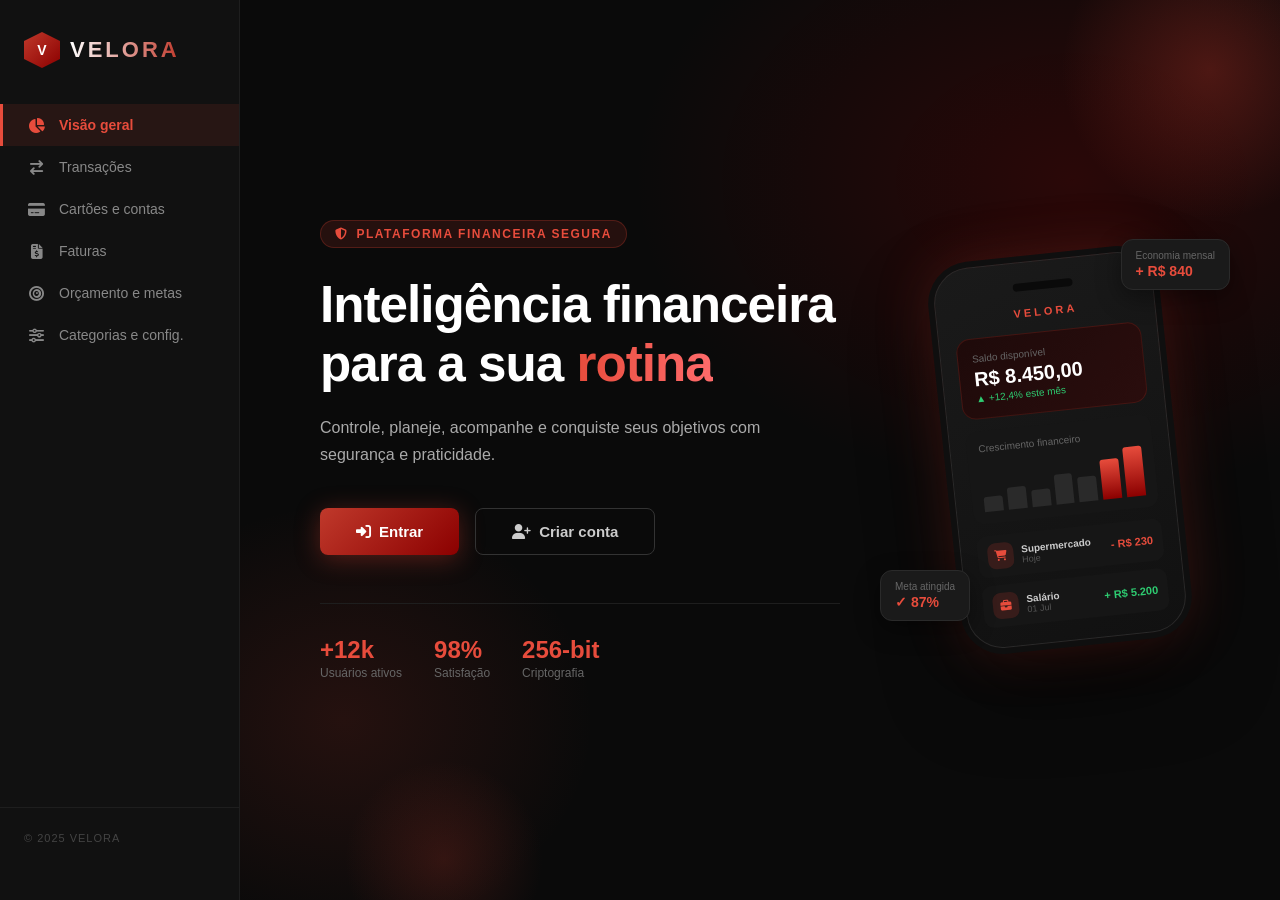
<file: index.html>
<!DOCTYPE html>
<html lang="pt-BR">
<head>
  <meta charset="UTF-8" />
  <meta name="viewport" content="width=device-width, initial-scale=1.0" />
  <title>VELORA — Gestão Financeira</title>
  <link rel="stylesheet" href="https://cdnjs.cloudflare.com/ajax/libs/font-awesome/6.5.0/css/all.min.css" />
  <style>
    *, *::before, *::after { box-sizing: border-box; margin: 0; padding: 0; }

    body {
      font-family: 'Segoe UI', sans-serif;
      background: #0a0a0a;
      color: #fff;
      min-height: 100vh;
      overflow-x: hidden;
    }

    /* ── LAYOUT ── */
    .layout {
      display: flex;
      min-height: 100vh;
    }

    /* ── SIDEBAR ── */
    .sidebar {
      width: 240px;
      min-height: 100vh;
      background: #111;
      border-right: 1px solid #1e1e1e;
      display: flex;
      flex-direction: column;
      padding: 32px 0;
      position: fixed;
      top: 0; left: 0;
      z-index: 100;
      transition: transform .3s ease;
    }

    .sidebar-logo {
      display: flex;
      align-items: center;
      gap: 10px;
      padding: 0 24px 36px;
    }

    .logo-icon {
      width: 36px; height: 36px;
      background: linear-gradient(135deg, #c0392b, #8b0000);
      clip-path: polygon(50% 0%, 100% 25%, 100% 75%, 50% 100%, 0% 75%, 0% 25%);
      display: flex; align-items: center; justify-content: center;
      font-size: 14px; font-weight: 900; color: #fff;
      flex-shrink: 0;
    }

    .logo-text {
      font-size: 22px;
      font-weight: 800;
      letter-spacing: 3px;
      background: linear-gradient(90deg, #fff, #c0392b);
      -webkit-background-clip: text;
      -webkit-text-fill-color: transparent;
    }

    .nav-menu { list-style: none; flex: 1; }

    .nav-menu li a {
      display: flex;
      align-items: center;
      gap: 14px;
      padding: 13px 24px;
      color: #888;
      text-decoration: none;
      font-size: 14px;
      font-weight: 500;
      transition: all .2s;
      border-left: 3px solid transparent;
    }

    .nav-menu li a:hover {
      color: #fff;
      background: rgba(192,57,43,.08);
      border-left-color: #c0392b;
    }

    .nav-menu li.active a {
      color: #e74c3c;
      background: rgba(192,57,43,.12);
      border-left-color: #e74c3c;
      font-weight: 600;
    }

    .nav-menu li a i { width: 18px; text-align: center; font-size: 15px; }

    .sidebar-footer {
      padding: 24px;
      border-top: 1px solid #1e1e1e;
      font-size: 11px;
      color: #444;
      letter-spacing: 1px;
    }

    /* ── HAMBURGER ── */
    .hamburger {
      display: none;
      position: fixed;
      top: 18px; left: 18px;
      z-index: 200;
      background: #1a1a1a;
      border: 1px solid #2a2a2a;
      color: #e74c3c;
      width: 42px; height: 42px;
      border-radius: 8px;
      font-size: 18px;
      cursor: pointer;
      align-items: center;
      justify-content: center;
    }

    .overlay {
      display: none;
      position: fixed;
      inset: 0;
      background: rgba(0,0,0,.6);
      z-index: 99;
    }

    /* ── MAIN ── */
    .main {
      margin-left: 240px;
      flex: 1;
      min-height: 100vh;
      background:
        radial-gradient(ellipse 60% 50% at 80% 20%, rgba(139,0,0,.25) 0%, transparent 70%),
        radial-gradient(ellipse 40% 40% at 10% 80%, rgba(192,57,43,.15) 0%, transparent 60%),
        #0a0a0a;
      display: flex;
      align-items: center;
      padding: 60px 80px;
      position: relative;
      overflow: hidden;
    }

    /* glow corners */
    .main::before {
      content: '';
      position: absolute;
      top: -80px; right: -80px;
      width: 300px; height: 300px;
      background: radial-gradient(circle, rgba(192,57,43,.3), transparent 70%);
      pointer-events: none;
    }
    .main::after {
      content: '';
      position: absolute;
      bottom: -60px; left: 10%;
      width: 200px; height: 200px;
      background: radial-gradient(circle, rgba(192,57,43,.2), transparent 70%);
      pointer-events: none;
    }

    /* ── HERO ── */
    .hero {
      display: flex;
      align-items: center;
      gap: 80px;
      width: 100%;
      max-width: 1100px;
      position: relative;
      z-index: 1;
    }

    .hero-content { flex: 1; }

    .hero-badge {
      display: inline-flex;
      align-items: center;
      gap: 8px;
      background: rgba(192,57,43,.15);
      border: 1px solid rgba(192,57,43,.3);
      color: #e74c3c;
      font-size: 12px;
      font-weight: 600;
      letter-spacing: 1.5px;
      padding: 6px 14px;
      border-radius: 20px;
      margin-bottom: 28px;
      text-transform: uppercase;
    }

    .hero-title {
      font-size: clamp(32px, 4vw, 52px);
      font-weight: 800;
      line-height: 1.15;
      margin-bottom: 20px;
      letter-spacing: -1px;
    }

    .hero-title span {
      background: linear-gradient(90deg, #e74c3c, #ff6b6b);
      -webkit-background-clip: text;
      -webkit-text-fill-color: transparent;
    }

    .hero-desc {
      font-size: 16px;
      color: #aaa;
      line-height: 1.7;
      max-width: 480px;
      margin-bottom: 40px;
    }

    .hero-buttons { display: flex; gap: 16px; flex-wrap: wrap; }

    .btn-primary {
      padding: 14px 36px;
      background: linear-gradient(135deg, #c0392b, #8b0000);
      color: #fff;
      border: none;
      border-radius: 8px;
      font-size: 15px;
      font-weight: 700;
      cursor: pointer;
      text-decoration: none;
      display: inline-flex;
      align-items: center;
      gap: 8px;
      box-shadow: 0 4px 24px rgba(192,57,43,.4);
      transition: all .2s;
    }
    .btn-primary:hover {
      transform: translateY(-2px);
      box-shadow: 0 8px 32px rgba(192,57,43,.55);
    }

    .btn-secondary {
      padding: 14px 36px;
      background: transparent;
      color: #ccc;
      border: 1px solid #333;
      border-radius: 8px;
      font-size: 15px;
      font-weight: 600;
      cursor: pointer;
      text-decoration: none;
      display: inline-flex;
      align-items: center;
      gap: 8px;
      transition: all .2s;
    }
    .btn-secondary:hover {
      border-color: #e74c3c;
      color: #fff;
      background: rgba(192,57,43,.08);
    }

    .hero-stats {
      display: flex;
      gap: 32px;
      margin-top: 48px;
      padding-top: 32px;
      border-top: 1px solid #1e1e1e;
    }

    .stat { text-align: left; }
    .stat-value {
      font-size: 24px;
      font-weight: 800;
      color: #e74c3c;
    }
    .stat-label {
      font-size: 12px;
      color: #666;
      margin-top: 2px;
    }

    /* ── PHONE MOCKUP ── */
    .hero-visual {
      flex-shrink: 0;
      position: relative;
      width: 280px;
    }

    .phone {
      width: 220px;
      background: linear-gradient(160deg, #1a1a1a, #111);
      border: 1px solid #2a2a2a;
      border-radius: 36px;
      padding: 20px 16px;
      box-shadow:
        0 0 0 6px #0f0f0f,
        0 0 60px rgba(192,57,43,.3),
        0 40px 80px rgba(0,0,0,.6);
      transform: rotate(-6deg);
      margin: 0 auto;
      position: relative;
      z-index: 2;
    }

    .phone-notch {
      width: 60px; height: 8px;
      background: #0a0a0a;
      border-radius: 4px;
      margin: 0 auto 16px;
    }

    .phone-brand {
      text-align: center;
      font-size: 11px;
      font-weight: 800;
      letter-spacing: 3px;
      color: #e74c3c;
      margin-bottom: 14px;
    }

    .phone-balance {
      background: linear-gradient(135deg, #1e0a0a, #2a0d0d);
      border: 1px solid rgba(192,57,43,.2);
      border-radius: 14px;
      padding: 14px;
      margin-bottom: 12px;
    }

    .phone-balance-label { font-size: 10px; color: #666; margin-bottom: 4px; }
    .phone-balance-value { font-size: 20px; font-weight: 800; color: #fff; }
    .phone-balance-change { font-size: 10px; color: #2ecc71; margin-top: 2px; }

    .phone-chart {
      background: #161616;
      border-radius: 12px;
      padding: 12px;
      margin-bottom: 12px;
    }

    .chart-label { font-size: 10px; color: #666; margin-bottom: 8px; }

    .chart-bars {
      display: flex;
      align-items: flex-end;
      gap: 5px;
      height: 50px;
    }

    .bar {
      flex: 1;
      border-radius: 3px 3px 0 0;
      background: #2a2a2a;
      transition: height .3s;
    }
    .bar.active { background: linear-gradient(180deg, #e74c3c, #8b0000); }

    .phone-items { display: flex; flex-direction: column; gap: 8px; }

    .phone-item {
      display: flex;
      align-items: center;
      gap: 8px;
      background: #161616;
      border-radius: 10px;
      padding: 8px 10px;
    }

    .phone-item-icon {
      width: 26px; height: 26px;
      border-radius: 8px;
      background: rgba(192,57,43,.2);
      display: flex; align-items: center; justify-content: center;
      font-size: 11px; color: #e74c3c;
    }

    .phone-item-info { flex: 1; }
    .phone-item-name { font-size: 10px; color: #ccc; font-weight: 600; }
    .phone-item-date { font-size: 9px; color: #555; }
    .phone-item-val { font-size: 11px; font-weight: 700; }
    .phone-item-val.neg { color: #e74c3c; }
    .phone-item-val.pos { color: #2ecc71; }

    /* floating cards */
    .float-card {
      position: absolute;
      background: #1a1a1a;
      border: 1px solid #2a2a2a;
      border-radius: 12px;
      padding: 10px 14px;
      font-size: 11px;
      white-space: nowrap;
      box-shadow: 0 8px 24px rgba(0,0,0,.4);
      z-index: 3;
    }

    .float-card.top-right {
      top: -20px; right: -30px;
    }

    .float-card.bottom-left {
      bottom: 20px; left: -40px;
    }

    .float-card-label { color: #666; font-size: 10px; }
    .float-card-value { color: #e74c3c; font-weight: 700; font-size: 14px; margin-top: 2px; }

    /* ── RESPONSIVE ── */
    @media (max-width: 900px) {
      .sidebar {
        transform: translateX(-100%);
      }
      .sidebar.open {
        transform: translateX(0);
      }
      .overlay.open { display: block; }
      .hamburger { display: flex; }
      .main {
        margin-left: 0;
        padding: 80px 24px 40px;
      }
      .hero {
        flex-direction: column;
        gap: 48px;
        text-align: center;
      }
      .hero-desc { max-width: 100%; }
      .hero-buttons { justify-content: center; }
      .hero-stats { justify-content: center; }
      .hero-visual { width: 100%; display: flex; justify-content: center; }
      .phone { transform: rotate(0deg); }
      .float-card.top-right { right: 0; }
      .float-card.bottom-left { left: 0; }
    }

    @media (max-width: 480px) {
      .hero-title { font-size: 28px; }
      .btn-primary, .btn-secondary { padding: 12px 24px; font-size: 14px; }
      .hero-stats { gap: 20px; }
    }
  </style>
</head>
<body>

<button class="hamburger" id="hamburger" aria-label="Menu">
  <i class="fa fa-bars"></i>
</button>

<div class="overlay" id="overlay"></div>

<div class="layout">

  <!-- SIDEBAR -->
  <aside class="sidebar" id="sidebar">
    <div class="sidebar-logo">
      <div class="logo-icon">V</div>
      <span class="logo-text">VELORA</span>
    </div>

    <ul class="nav-menu">
      <li class="active">
        <a href="index.html">
          <i class="fa fa-chart-pie"></i> Visão geral
        </a>
      </li>
      <li>
        <a href="pages/transacoes.html">
          <i class="fa fa-arrow-right-arrow-left"></i> Transações
        </a>
      </li>
      <li>
        <a href="pages/contas.html">
          <i class="fa fa-credit-card"></i> Cartões e contas
        </a>
      </li>
      <li>
        <a href="#">
          <i class="fa fa-file-invoice-dollar"></i> Faturas
        </a>
      </li>
      <li>
        <a href="pages/planejamento.html">
          <i class="fa fa-bullseye"></i> Orçamento e metas
        </a>
      </li>
      <li>
        <a href="pages/configuracoes.html">
          <i class="fa fa-sliders"></i> Categorias e config.
        </a>
      </li>
    </ul>

    <div class="sidebar-footer">© 2025 VELORA</div>
  </aside>

  <!-- MAIN -->
  <main class="main">
    <div class="hero">

      <!-- CONTENT -->
      <div class="hero-content">
        <div class="hero-badge">
          <i class="fa fa-shield-halved"></i> Plataforma financeira segura
        </div>

        <h1 class="hero-title">
          Inteligência financeira<br>
          para a sua <span>rotina</span>
        </h1>

        <p class="hero-desc">
          Controle, planeje, acompanhe e conquiste seus objetivos com segurança e praticidade.
        </p>

        <div class="hero-buttons">
          <a href="pages/login.html" class="btn-primary">
            <i class="fa fa-right-to-bracket"></i> Entrar
          </a>
          <a href="pages/cadastro.html" class="btn-secondary">
            <i class="fa fa-user-plus"></i> Criar conta
          </a>
        </div>

        <div class="hero-stats">
          <div class="stat">
            <div class="stat-value">+12k</div>
            <div class="stat-label">Usuários ativos</div>
          </div>
          <div class="stat">
            <div class="stat-value">98%</div>
            <div class="stat-label">Satisfação</div>
          </div>
          <div class="stat">
            <div class="stat-value">256-bit</div>
            <div class="stat-label">Criptografia</div>
          </div>
        </div>
      </div>

      <!-- PHONE MOCKUP -->
      <div class="hero-visual">
        <div class="float-card top-right">
          <div class="float-card-label">Economia mensal</div>
          <div class="float-card-value">+ R$ 840</div>
        </div>

        <div class="phone">
          <div class="phone-notch"></div>
          <div class="phone-brand">VELORA</div>

          <div class="phone-balance">
            <div class="phone-balance-label">Saldo disponível</div>
            <div class="phone-balance-value">R$ 8.450,00</div>
            <div class="phone-balance-change">▲ +12,4% este mês</div>
          </div>

          <div class="phone-chart">
            <div class="chart-label">Crescimento financeiro</div>
            <div class="chart-bars">
              <div class="bar" style="height:30%"></div>
              <div class="bar" style="height:45%"></div>
              <div class="bar" style="height:35%"></div>
              <div class="bar" style="height:60%"></div>
              <div class="bar" style="height:50%"></div>
              <div class="bar active" style="height:80%"></div>
              <div class="bar active" style="height:100%"></div>
            </div>
          </div>

          <div class="phone-items">
            <div class="phone-item">
              <div class="phone-item-icon"><i class="fa fa-cart-shopping"></i></div>
              <div class="phone-item-info">
                <div class="phone-item-name">Supermercado</div>
                <div class="phone-item-date">Hoje</div>
              </div>
              <div class="phone-item-val neg">- R$ 230</div>
            </div>
            <div class="phone-item">
              <div class="phone-item-icon"><i class="fa fa-briefcase"></i></div>
              <div class="phone-item-info">
                <div class="phone-item-name">Salário</div>
                <div class="phone-item-date">01 Jul</div>
              </div>
              <div class="phone-item-val pos">+ R$ 5.200</div>
            </div>
          </div>
        </div>

        <div class="float-card bottom-left">
          <div class="float-card-label">Meta atingida</div>
          <div class="float-card-value">✓ 87%</div>
        </div>
      </div>

    </div>
  </main>
</div>

<script>
  const hamburger = document.getElementById('hamburger');
  const sidebar = document.getElementById('sidebar');
  const overlay = document.getElementById('overlay');

  hamburger.addEventListener('click', () => {
    sidebar.classList.toggle('open');
    overlay.classList.toggle('open');
  });

  overlay.addEventListener('click', () => {
    sidebar.classList.remove('open');
    overlay.classList.remove('open');
  });
</script>
</body>
</html>
</file>
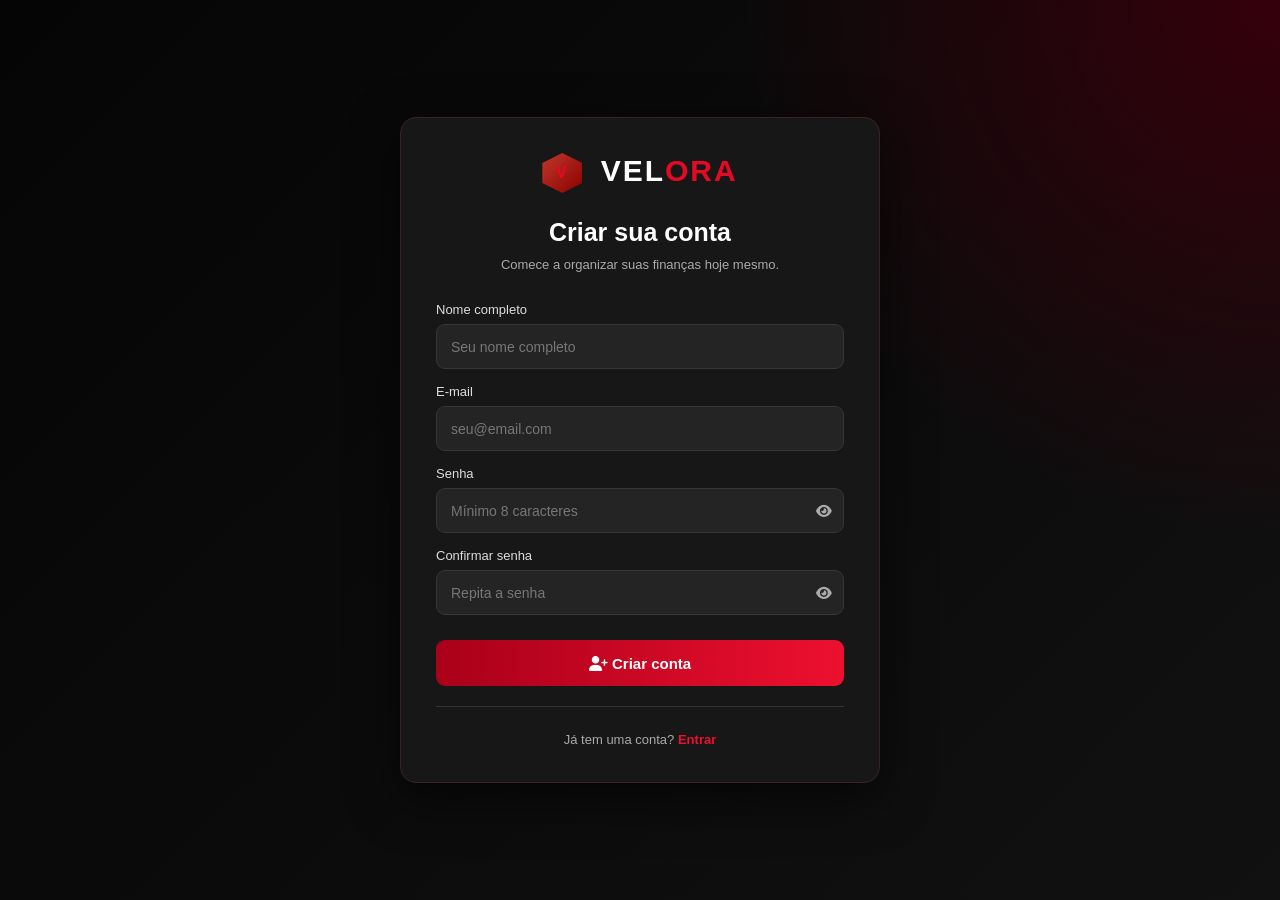
<file: pages/cadastro.html>
<!DOCTYPE html>
<html lang="pt-BR">
<head>
  <meta charset="UTF-8" />
  <meta name="viewport" content="width=device-width, initial-scale=1.0" />
  <title>VELORA — Criar conta</title>
  <link rel="stylesheet" href="https://cdnjs.cloudflare.com/ajax/libs/font-awesome/6.5.0/css/all.min.css" />
  <link rel="stylesheet" href="../css/cadastro.css" />
  <link rel="stylesheet" href="../css/responsivo.css" />
</head>
<body class="auth-page">

  <div class="auth-container">

    <div class="auth-logo">
      <span class="auth-logo-icon">V</span>
      VEL<span>ORA</span>
    </div>

    <h1 class="auth-title">Criar sua conta</h1>
    <p class="auth-subtitle">Comece a organizar suas finanças hoje mesmo.</p>

    <form class="auth-form" id="registerForm" novalidate>

      <!-- Nome -->
      <div class="auth-group">
        <label for="name">Nome completo</label>
        <input type="text" id="name" placeholder="Seu nome completo" autocomplete="name" />
        <span class="auth-error" id="err-name"><i class="fa fa-circle-exclamation"></i> <span></span></span>
      </div>

      <!-- E-mail -->
      <div class="auth-group">
        <label for="email">E-mail</label>
        <input type="email" id="email" placeholder="seu@email.com" autocomplete="email" />
        <span class="auth-error" id="err-email"><i class="fa fa-circle-exclamation"></i> <span></span></span>
      </div>

      <!-- Senha -->
      <div class="auth-group">
        <label for="password">Senha</label>
        <div class="password-wrapper">
          <input type="password" id="password" placeholder="Mínimo 8 caracteres" autocomplete="new-password" />
          <button type="button" class="password-toggle" data-target="password" aria-label="Mostrar senha">
            <i class="fa fa-eye"></i>
          </button>
        </div>
        <span class="auth-error" id="err-password"><i class="fa fa-circle-exclamation"></i> <span></span></span>
      </div>

      <!-- Confirmar senha -->
      <div class="auth-group">
        <label for="confirm">Confirmar senha</label>
        <div class="password-wrapper">
          <input type="password" id="confirm" placeholder="Repita a senha" autocomplete="new-password" />
          <button type="button" class="password-toggle" data-target="confirm" aria-label="Mostrar senha">
            <i class="fa fa-eye"></i>
          </button>
        </div>
        <span class="auth-error" id="err-confirm"><i class="fa fa-circle-exclamation"></i> <span></span></span>
      </div>

      <!-- Toast -->
      <div class="auth-toast" id="toast"></div>

      <!-- Submit -->
      <button type="submit" class="auth-button" id="submitBtn">
        <div class="auth-spinner" id="spinner"></div>
        <span id="btnText"><i class="fa fa-user-plus"></i> Criar conta</span>
      </button>

    </form>

    <div class="auth-divider"></div>

    <div class="auth-footer">
      Já tem uma conta? <a href="login.html">Entrar</a>
    </div>

  </div>

  <script>
    // Redirect if already logged in
    if (JSON.parse(localStorage.getItem('velora_session') || 'null')) {
      window.location.href = 'dashboard.html';
    }

    // Toggle senha
    document.querySelectorAll('.password-toggle').forEach(btn => {
      btn.addEventListener('click', () => {
        const input = document.getElementById(btn.dataset.target);
        const isText = input.type === 'text';
        input.type = isText ? 'password' : 'text';
        btn.querySelector('i').className = isText ? 'fa fa-eye' : 'fa fa-eye-slash';
      });
    });

    // Hash SHA-256
    async function hashPassword(pw) {
      const buf = await crypto.subtle.digest('SHA-256', new TextEncoder().encode(pw));
      return Array.from(new Uint8Array(buf)).map(b => b.toString(16).padStart(2,'0')).join('');
    }

    function setError(fieldId, msg) {
      const input = document.getElementById(fieldId);
      const err   = document.getElementById('err-' + fieldId);
      input.classList.add('error'); input.classList.remove('success');
      err.querySelector('span').textContent = msg;
      err.classList.add('show');
      return false;
    }

    function setOk(fieldId) {
      const input = document.getElementById(fieldId);
      const err   = document.getElementById('err-' + fieldId);
      input.classList.remove('error'); input.classList.add('success');
      err.classList.remove('show');
      return true;
    }

    function showToast(type, msg) {
      const t = document.getElementById('toast');
      t.className = `auth-toast ${type} show`;
      t.innerHTML = `<i class="fa fa-${type==='success'?'circle-check':'circle-xmark'}"></i> ${msg}`;
    }

    // Validação blur
    document.getElementById('name').addEventListener('blur', () => {
      document.getElementById('name').value.trim().length >= 3 ? setOk('name') : setError('name', 'Informe seu nome completo.');
    });
    document.getElementById('email').addEventListener('blur', () => {
      /^[^\s@]+@[^\s@]+\.[^\s@]+$/.test(document.getElementById('email').value.trim()) ? setOk('email') : setError('email', 'E-mail inválido.');
    });
    document.getElementById('password').addEventListener('blur', () => {
      document.getElementById('password').value.length >= 8 ? setOk('password') : setError('password', 'Mínimo 8 caracteres.');
    });
    document.getElementById('confirm').addEventListener('blur', () => {
      const pw = document.getElementById('password').value;
      const cf = document.getElementById('confirm').value;
      cf === pw && cf.length > 0 ? setOk('confirm') : setError('confirm', 'As senhas não coincidem.');
    });

    // Submit
    document.getElementById('registerForm').addEventListener('submit', async (e) => {
      e.preventDefault();
      const name  = document.getElementById('name').value.trim();
      const email = document.getElementById('email').value.trim();
      const pw    = document.getElementById('password').value;
      const cf    = document.getElementById('confirm').value;

      let valid = true;
      if (name.length < 3)                            valid = setError('name',     'Informe seu nome completo.'); else setOk('name');
      if (!/^[^\s@]+@[^\s@]+\.[^\s@]+$/.test(email)) valid = setError('email',    'E-mail inválido.');           else setOk('email');
      if (pw.length < 8)                              valid = setError('password', 'Mínimo 8 caracteres.');       else setOk('password');
      if (cf !== pw || cf.length === 0)               valid = setError('confirm',  'As senhas não coincidem.');   else setOk('confirm');
      if (!valid) return;

      const users = JSON.parse(localStorage.getItem('velora_users') || '[]');
      if (users.find(u => u.email === email)) {
        showToast('error', 'Este e-mail já está cadastrado.');
        setError('email', 'E-mail já cadastrado.');
        return;
      }

      const btn     = document.getElementById('submitBtn');
      const spinner = document.getElementById('spinner');
      const btnText = document.getElementById('btnText');
      btn.disabled = true; spinner.style.display = 'block'; btnText.style.display = 'none';

      const hash = await hashPassword(pw);
      users.push({ name, email, password: hash, createdAt: new Date().toISOString() });
      localStorage.setItem('velora_users', JSON.stringify(users));

      spinner.style.display = 'none'; btnText.style.display = 'flex'; btn.disabled = false;
      showToast('success', 'Conta criada! Redirecionando…');
      setTimeout(() => { window.location.href = 'login.html'; }, 1800);
    });
  </script>
</body>
</html>
</file>
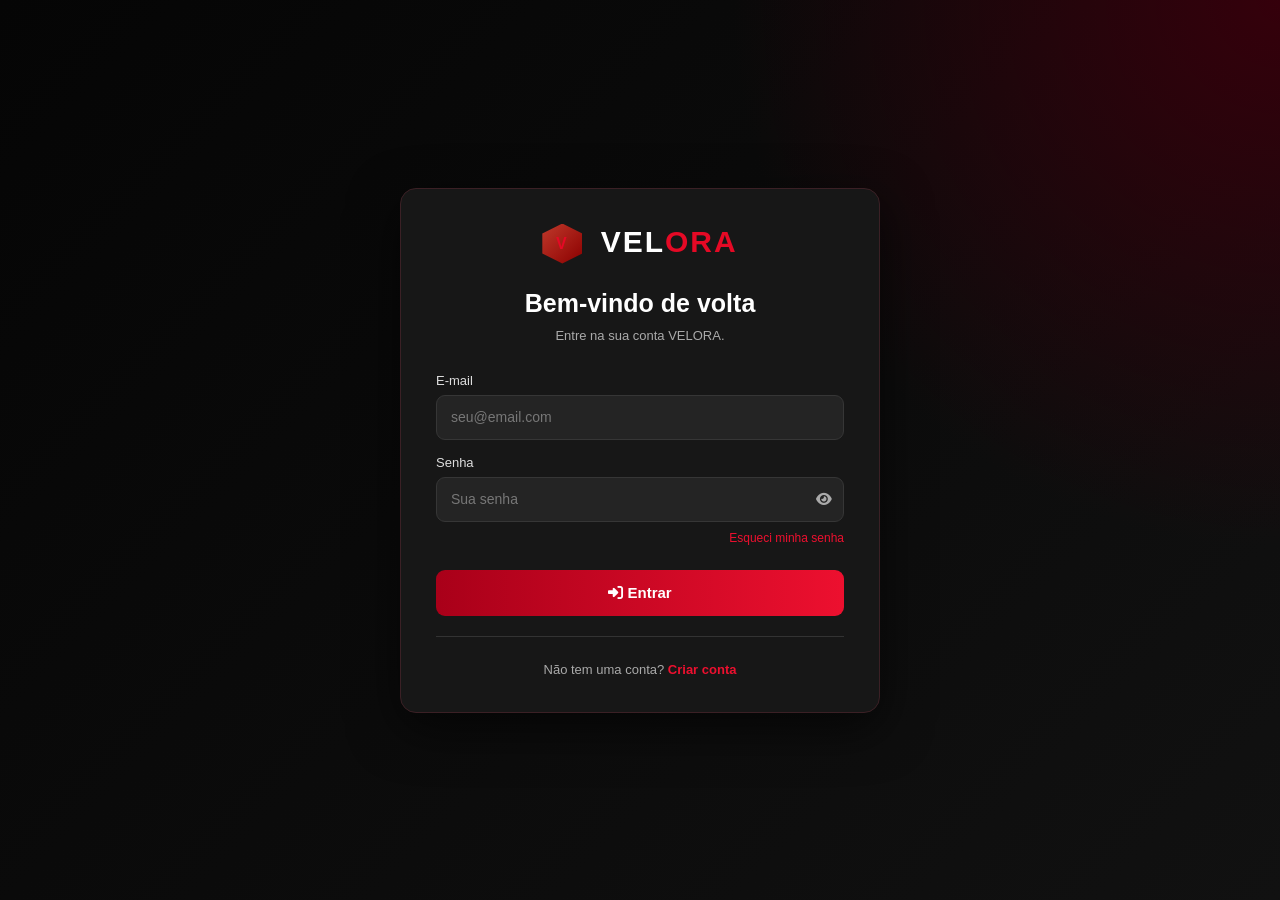
<file: pages/configuracoes.html>
<!DOCTYPE html>
<html lang="pt-BR">
<head>
  <meta charset="UTF-8" />
  <meta name="viewport" content="width=device-width, initial-scale=1.0" />
  <title>VELORA — Categorias e configurações</title>
  <link rel="stylesheet" href="https://cdnjs.cloudflare.com/ajax/libs/font-awesome/6.5.0/css/all.min.css" />
  <link rel="stylesheet" href="../css/dashboard.css" />
  <link rel="stylesheet" href="../css/responsivo.css" />
  <script src="../js/velora.js"></script>
  <style>
    .two-col { display: grid; grid-template-columns: 1fr 1fr; gap: 20px; align-items: start; }

    /* ── SEARCH / FILTER BAR ── */
    .bar { display: flex; gap: 10px; margin-bottom: 18px; flex-wrap: wrap; }
    .bar input, .bar select {
      background: #202020; border: 1px solid #333; color: #fff;
      border-radius: 9px; padding: 9px 13px; font-size: 13px;
      outline: none; transition: border-color .2s;
    }
    .bar input { flex: 1; min-width: 140px; }
    .bar input::placeholder { color: #555; }
    .bar input:focus, .bar select:focus { border-color: var(--red); }

    /* ── CATEGORY TABLE ── */
    .cat-table { width: 100%; border-collapse: collapse; }
    .cat-table th {
      text-align: left; font-size: 11px; font-weight: 600;
      color: #555; text-transform: uppercase; letter-spacing: .5px;
      padding: 0 10px 12px;
    }
    .cat-table td { padding: 10px; border-top: 1px solid #222; vertical-align: middle; }
    .cat-table tr:hover td { background: #1e1e1e; }

    .cat-icon-cell {
      width: 36px; height: 36px; border-radius: 9px;
      display: flex; align-items: center; justify-content: center;
      font-size: 15px;
    }

    .cat-name { font-size: 13px; font-weight: 600; }
    .cat-desc { font-size: 11px; color: #555; margin-top: 2px; }

    .type-badge {
      font-size: 11px; font-weight: 700; padding: 3px 10px;
      border-radius: 20px; text-transform: uppercase; letter-spacing: .4px;
    }
    .type-expense { background: rgba(229,9,37,.15); color: #ff354f; }
    .type-income  { background: rgba(34,197,94,.12); color: #4ade80; }

    .action-btn {
      background: none; border: 1px solid #2e2e2e; color: #666;
      border-radius: 7px; width: 30px; height: 30px; cursor: pointer;
      font-size: 12px; transition: all .2s;
      display: inline-flex; align-items: center; justify-content: center;
    }
    .action-btn:hover { border-color: var(--red); color: var(--red); }
    .action-btn.del:hover { border-color: #ff354f; color: #ff354f; }

    /* ── PROFILE CARD ── */
    .avatar-wrap {
      display: flex; align-items: center; gap: 16px;
      background: #202020; border: 1px solid #2a2a2a;
      border-radius: 12px; padding: 16px; margin-bottom: 20px;
    }
    .avatar-big {
      width: 56px; height: 56px; border-radius: 50%; flex-shrink: 0;
      background: linear-gradient(135deg, #c0392b, #8b0000);
      display: flex; align-items: center; justify-content: center;
      font-size: 22px; font-weight: 800; color: #fff;
    }
    .avatar-info { flex: 1; }
    .avatar-name { font-size: 16px; font-weight: 700; }
    .avatar-email { font-size: 12px; color: #555; margin-top: 3px; }

    /* ── SECTION BLOCKS ── */
    .cfg-section { margin-bottom: 22px; }
    .cfg-section-title {
      font-size: 11px; font-weight: 700; color: #555;
      text-transform: uppercase; letter-spacing: .6px;
      margin-bottom: 12px; display: flex; align-items: center; gap: 7px;
    }
    .cfg-section-title::after {
      content: ''; flex: 1; height: 1px; background: #222;
    }

    /* ── THEME BUTTONS ── */
    .theme-row { display: flex; gap: 10px; }
    .theme-btn {
      flex: 1; padding: 10px; border-radius: 10px; cursor: pointer;
      font-size: 13px; font-weight: 600; border: 2px solid #2e2e2e;
      transition: all .2s; display: flex; align-items: center;
      justify-content: center; gap: 8px;
    }
    .theme-btn.light { background: #f0f0f0; color: #111; border-color: #ccc; }
    .theme-btn.dark  { background: #1a1a1a; color: #fff; border-color: #333; }
    .theme-btn.active.dark  { border-color: var(--red); box-shadow: 0 0 0 2px rgba(229,9,37,.2); }
    .theme-btn.active.light { border-color: #888; box-shadow: 0 0 0 2px rgba(255,255,255,.15); }

    /* ── TOGGLE ── */
    .toggle-row {
      display: flex; align-items: center; justify-content: space-between;
      padding: 11px 0; border-bottom: 1px solid #1e1e1e;
    }
    .toggle-row:last-child { border-bottom: none; }
    .toggle-label { font-size: 13px; color: #ccc; display: flex; align-items: center; gap: 9px; }
    .toggle-label i { color: #555; width: 16px; text-align: center; }

    .toggle {
      position: relative; width: 40px; height: 22px; flex-shrink: 0;
    }
    .toggle input { opacity: 0; width: 0; height: 0; }
    .toggle-track {
      position: absolute; inset: 0; background: #333;
      border-radius: 20px; cursor: pointer; transition: background .2s;
    }
    .toggle-track::before {
      content: ''; position: absolute;
      width: 16px; height: 16px; border-radius: 50%;
      background: #666; top: 3px; left: 3px; transition: all .2s;
    }
    .toggle input:checked + .toggle-track { background: var(--red); }
    .toggle input:checked + .toggle-track::before { transform: translateX(18px); background: #fff; }

    /* ── FORM FIELDS ── */
    .cfg-field { display: flex; flex-direction: column; gap: 5px; margin-bottom: 13px; }
    .cfg-field label { font-size: 11px; font-weight: 600; color: #555; text-transform: uppercase; letter-spacing: .4px; }
    .cfg-field input, .cfg-field select {
      background: #202020; border: 1px solid #2e2e2e; color: #fff;
      border-radius: 9px; padding: 10px 13px; font-size: 13px;
      outline: none; transition: border-color .2s; font-family: inherit;
    }
    .cfg-field input::placeholder { color: #444; }
    .cfg-field input:focus, .cfg-field select:focus { border-color: var(--red); }

    .btn-outline-red {
      background: transparent; border: 1px solid rgba(229,9,37,.4);
      color: #ff354f; border-radius: 8px; padding: 9px 16px;
      font-size: 13px; font-weight: 600; cursor: pointer; transition: all .2s;
      display: inline-flex; align-items: center; gap: 7px; width: 100%;
      justify-content: center; margin-top: 6px;
    }
    .btn-outline-red:hover { background: rgba(229,9,37,.1); border-color: var(--red); }

    .btn-save-sm {
      background: linear-gradient(90deg, #a90019, #ed102f);
      border: none; color: #fff; border-radius: 8px;
      padding: 10px 18px; font-size: 13px; font-weight: 700;
      cursor: pointer; transition: all .2s; width: 100%;
      display: flex; align-items: center; justify-content: center; gap: 7px;
    }
    .btn-save-sm:hover { box-shadow: 0 5px 15px rgba(229,9,37,.3); transform: translateY(-1px); }

    /* ── ICON PICKER ── */
    .icon-grid {
      display: grid; grid-template-columns: repeat(6, 1fr); gap: 8px;
      max-height: 180px; overflow-y: auto; padding: 4px;
    }
    .icon-opt {
      width: 100%; aspect-ratio: 1; border-radius: 8px;
      border: 2px solid #2e2e2e; background: #1e1e1e;
      display: flex; align-items: center; justify-content: center;
      font-size: 16px; cursor: pointer; transition: all .2s;
    }
    .icon-opt:hover, .icon-opt.selected { border-color: var(--red); background: rgba(229,9,37,.1); }

    /* ── COLOR PICKER ── */
    .color-row { display: flex; gap: 8px; flex-wrap: wrap; }
    .color-dot {
      width: 28px; height: 28px; border-radius: 50%; cursor: pointer;
      border: 3px solid transparent; transition: all .2s;
    }
    .color-dot.selected { border-color: #fff; transform: scale(1.15); }

    /* ── MODAL ── */
    .modal-overlay {
      display: none; position: fixed; inset: 0;
      background: rgba(0,0,0,.8); z-index: 300;
      align-items: center; justify-content: center; padding: 20px;
    }
    .modal-overlay.open { display: flex; }
    .modal-box {
      background: #181818; border: 1px solid #3a2028;
      border-radius: 16px; padding: 28px; width: 100%; max-width: 460px;
      max-height: 90vh; overflow-y: auto;
      box-shadow: 0 24px 80px rgba(0,0,0,.7);
    }
    .modal-head {
      display: flex; align-items: center; justify-content: space-between;
      margin-bottom: 22px;
    }
    .modal-head h3 { font-size: 17px; font-weight: 800; margin: 0; }
    .modal-close-btn {
      width: 30px; height: 30px; border-radius: 7px;
      border: 1px solid #333; background: #222; color: #666;
      cursor: pointer; font-size: 13px;
      display: flex; align-items: center; justify-content: center; transition: all .2s;
    }
    .modal-close-btn:hover { border-color: var(--red); color: var(--red); }
    .field { display: flex; flex-direction: column; gap: 6px; margin-bottom: 14px; }
    .field label { font-size: 11px; font-weight: 600; color: #555; text-transform: uppercase; letter-spacing: .4px; }
    .field input, .field select, .field textarea {
      background: #222; border: 1px solid #333; color: #fff;
      border-radius: 9px; padding: 10px 13px; font-size: 13px;
      outline: none; transition: border-color .2s; font-family: inherit;
    }
    .field input::placeholder, .field textarea::placeholder { color: #555; }
    .field input:focus, .field select:focus { border-color: var(--red); }
    .field textarea { resize: vertical; min-height: 60px; }
    .modal-foot { display: flex; gap: 10px; margin-top: 20px; }
    .btn-save {
      flex: 1; padding: 12px;
      background: linear-gradient(90deg, #a90019, #ed102f);
      color: #fff; border: none; border-radius: 9px;
      font-size: 14px; font-weight: 700; cursor: pointer; transition: all .2s;
    }
    .btn-save:hover { box-shadow: 0 5px 18px rgba(229,9,37,.35); transform: translateY(-1px); }
    .btn-cancel {
      padding: 12px 18px; background: transparent;
      border: 1px solid #333; color: #666;
      border-radius: 9px; font-size: 14px; cursor: pointer; transition: all .2s;
    }
    .btn-cancel:hover { border-color: #555; color: #aaa; }

    /* ── TOAST ── */
    .toast {
      position: fixed; bottom: 26px; right: 26px; z-index: 400;
      background: #1a1a1a; border: 1px solid #2a2a2a; border-radius: 12px;
      padding: 13px 18px; font-size: 13px; font-weight: 500;
      display: flex; align-items: center; gap: 10px;
      transform: translateY(80px); opacity: 0;
      transition: all .3s ease; pointer-events: none;
    }
    .toast.show { transform: translateY(0); opacity: 1; }
    .toast.success { border-color: rgba(34,197,94,.3); color: #4ade80; }
    .toast.error   { border-color: rgba(229,9,37,.3);  color: #ff354f; }
    .toast.warn    { border-color: rgba(246,201,14,.3); color: #f6c90e; }

    /* ── PANEL HEADER ── */
    .panel-header {
      display: flex; align-items: center; justify-content: space-between;
      margin-bottom: 18px; flex-wrap: wrap; gap: 10px;
    }
    .panel-header h2 { margin: 0; font-size: 15px; font-weight: 700; }

    @media (max-width: 1000px) { .two-col { grid-template-columns: 1fr; } }
    @media (max-width: 600px)  { .icon-grid { grid-template-columns: repeat(5,1fr); } }
  </style>
</head>
<body>

<button class="hamburger" id="hamburger"><i class="fa fa-bars"></i></button>
<div class="overlay" id="overlay"></div>

<div class="dashboard">

  <!-- SIDEBAR -->
  <aside class="sidebar" id="sidebar">
    <div class="sidebar-logo">VEL<span>ORA</span></div>
    <nav class="sidebar-menu">
      <a href="dashboard.html"><i class="fa fa-chart-pie"></i> Visão geral</a>
      <a href="transacoes.html"><i class="fa fa-arrow-right-arrow-left"></i> Transações</a>
      <a href="contas.html"><i class="fa fa-credit-card"></i> Cartões e contas</a>
      <a href="faturas.html"><i class="fa fa-file-invoice-dollar"></i> Faturas</a>
      <a href="planejamento.html"><i class="fa fa-bullseye"></i> Orçamento e metas</a>
      <a href="configuracoes.html" class="active"><i class="fa fa-sliders"></i> Categorias e config.</a>
    </nav>
    <div class="sidebar-footer">© 2025 VELORA</div>
  </aside>

  <!-- MAIN -->
  <main class="main-content">

    <div class="page-header">
      <div>
        <h1>Categorias e configurações</h1>
        <p>Personalize sua experiência e gerencie suas categorias financeiras.</p>
      </div>
    </div>

    <div class="two-col">

      <!-- ══ CARD CATEGORIAS ══ -->
      <div class="panel">
        <div class="panel-header">
          <h2><i class="fa fa-tags" style="color:var(--red);margin-right:8px"></i>Categorias</h2>
          <button class="btn-primary" id="btnNewCat"><i class="fa fa-plus"></i> Nova categoria</button>
        </div>

        <div class="bar">
          <input type="text" id="catSearch" placeholder="Pesquisar categoria..." />
          <select id="catFilter">
            <option value="">Todos os tipos</option>
            <option value="expense">Despesa</option>
            <option value="income">Receita</option>
          </select>
        </div>

        <table class="cat-table">
          <thead>
            <tr>
              <th>Ícone</th>
              <th>Nome</th>
              <th>Tipo</th>
              <th>Ações</th>
            </tr>
          </thead>
          <tbody id="catTableBody"></tbody>
        </table>
      </div>

      <!-- ══ CARD PERFIL E PREFERÊNCIAS ══ -->
      <div class="panel">
        <div class="panel-header">
          <h2><i class="fa fa-user-circle" style="color:var(--red);margin-right:8px"></i>Perfil e preferências</h2>
        </div>

        <!-- AVATAR -->
        <div class="avatar-wrap">
          <div class="avatar-big" id="avatarInitial">HN</div>
          <div class="avatar-info">
            <div class="avatar-name" id="displayName">Hillary Nicoli</div>
            <div class="avatar-email" id="displayEmail">hillary@velora.app</div>
          </div>
          <button class="action-btn" id="btnEditProfile" title="Editar perfil"><i class="fa fa-pen"></i></button>
        </div>

        <!-- TEMA -->
        <div class="cfg-section">
          <div class="cfg-section-title"><i class="fa fa-palette"></i> Tema</div>
          <div class="theme-row">
            <button class="theme-btn light" id="themeLight" onclick="setTheme('light')">
              <i class="fa fa-sun"></i> Claro
            </button>
            <button class="theme-btn dark active" id="themeDark" onclick="setTheme('dark')">
              <i class="fa fa-moon"></i> Escuro
            </button>
          </div>
        </div>

        <!-- NOTIFICAÇÕES -->
        <div class="cfg-section">
          <div class="cfg-section-title"><i class="fa fa-bell"></i> Notificações</div>
          <div class="toggle-row">
            <span class="toggle-label"><i class="fa fa-bell"></i> Ativar notificações</span>
            <label class="toggle"><input type="checkbox" id="notifMaster" checked /><span class="toggle-track"></span></label>
          </div>
          <div id="notifSub">
            <div class="toggle-row">
              <span class="toggle-label"><i class="fa fa-calendar-xmark"></i> Contas próximas do vencimento</span>
              <label class="toggle"><input type="checkbox" id="notifBills" checked /><span class="toggle-track"></span></label>
            </div>
            <div class="toggle-row">
              <span class="toggle-label"><i class="fa fa-triangle-exclamation"></i> Orçamento ultrapassado</span>
              <label class="toggle"><input type="checkbox" id="notifBudget" checked /><span class="toggle-track"></span></label>
            </div>
            <div class="toggle-row">
              <span class="toggle-label"><i class="fa fa-arrow-right-arrow-left"></i> Movimentações</span>
              <label class="toggle"><input type="checkbox" id="notifTx" /><span class="toggle-track"></span></label>
            </div>
            <div class="toggle-row">
              <span class="toggle-label"><i class="fa fa-bullseye"></i> Lembretes de metas</span>
              <label class="toggle"><input type="checkbox" id="notifGoals" checked /><span class="toggle-track"></span></label>
            </div>
          </div>
        </div>

        <!-- PREFERÊNCIAS -->
        <div class="cfg-section">
          <div class="cfg-section-title"><i class="fa fa-gear"></i> Preferências</div>
          <div class="cfg-field">
            <label>Moeda</label>
            <select id="prefCurrency">
              <option value="BRL">R$ — Real Brasileiro</option>
              <option value="USD">$ — Dólar Americano</option>
              <option value="EUR">€ — Euro</option>
            </select>
          </div>
          <div class="cfg-field">
            <label>Formato de data</label>
            <select id="prefDate">
              <option value="DD/MM/YYYY">DD/MM/AAAA</option>
              <option value="MM/DD/YYYY">MM/DD/AAAA</option>
              <option value="YYYY-MM-DD">AAAA-MM-DD</option>
            </select>
          </div>
          <button class="btn-save-sm" id="btnSavePrefs"><i class="fa fa-check"></i> Salvar preferências</button>
        </div>

        <!-- ENCERRAR SESSÃO -->
        <button class="btn-outline-red" id="btnLogout">
          <i class="fa fa-right-from-bracket"></i> Encerrar sessão
        </button>

      </div>
    </div>
  </main>
</div>

<!-- ══ MODAL CATEGORIA ══ -->
<div class="modal-overlay" id="catModal">
  <div class="modal-box">
    <div class="modal-head">
      <h3 id="catModalTitle">Nova categoria</h3>
      <button class="modal-close-btn" id="catModalClose"><i class="fa fa-xmark"></i></button>
    </div>

    <div class="field">
      <label>Nome</label>
      <input type="text" id="cName" placeholder="Ex: Alimentação, Salário..." />
    </div>
    <div class="field">
      <label>Tipo</label>
      <select id="cType">
        <option value="expense">Despesa</option>
        <option value="income">Receita</option>
      </select>
    </div>
    <div class="field">
      <label>Descrição (opcional)</label>
      <textarea id="cDesc" placeholder="Descreva esta categoria..."></textarea>
    </div>
    <div class="field">
      <label>Ícone</label>
      <div class="icon-grid" id="iconGrid"></div>
    </div>
    <div class="field">
      <label>Cor</label>
      <div class="color-row" id="colorRow"></div>
    </div>

    <div class="modal-foot">
      <button class="btn-cancel" id="catCancel">Cancelar</button>
      <button class="btn-save" id="catSave"><i class="fa fa-check"></i> Salvar</button>
    </div>
  </div>
</div>

<!-- ══ MODAL PERFIL ══ -->
<div class="modal-overlay" id="profileModal">
  <div class="modal-box" style="max-width:400px">
    <div class="modal-head">
      <h3>Editar perfil</h3>
      <button class="modal-close-btn" id="profileModalClose"><i class="fa fa-xmark"></i></button>
    </div>
    <div class="field">
      <label>Nome</label>
      <input type="text" id="pName" placeholder="Seu nome completo" />
    </div>
    <div class="field">
      <label>E-mail</label>
      <input type="email" id="pEmail" placeholder="seu@email.com" />
    </div>
    <div class="field">
      <label>Nova senha (deixe em branco para manter)</label>
      <input type="password" id="pPass" placeholder="••••••••" />
    </div>
    <div class="field">
      <label>Confirmar nova senha</label>
      <input type="password" id="pPassConfirm" placeholder="••••••••" />
    </div>
    <div class="modal-foot">
      <button class="btn-cancel" id="profileCancel">Cancelar</button>
      <button class="btn-save" id="profileSave"><i class="fa fa-check"></i> Salvar</button>
    </div>
  </div>
</div>

<!-- TOAST -->
<div class="toast" id="toast"></div>

<script>
// ── HELPERS ──
function showToast(type, msg) { VELORA.showToast(type, msg); }
const genId = () => VELORA.genId();

// ── STORAGE ──
function getCategories() { return VELORA.db.getCategories(); }
function saveCategories(a) { VELORA.db.setCategories(a); }
function getPrefs() { return VELORA.db.getPrefs(); }
function savePrefs(p) { VELORA.db.setPrefs(p); }
function getProfile() { return VELORA.db.getProfile(); }
function saveProfile(p) { VELORA.db.setProfile(p); }

// ── ICON & COLOR OPTIONS ──
const ICONS = [
  'fa-cart-shopping','fa-car','fa-gamepad','fa-file-invoice','fa-briefcase',
  'fa-house','fa-utensils','fa-heart-pulse','fa-graduation-cap','fa-plane',
  'fa-shirt','fa-paw','fa-dumbbell','fa-music','fa-book','fa-gift',
  'fa-piggy-bank','fa-coins','fa-wallet','fa-chart-line','fa-store','fa-laptop',
  'fa-mobile','fa-baby','fa-dog','fa-cat','fa-tree','fa-bolt',
  'fa-droplet','fa-wifi','fa-tv','fa-scissors','fa-wrench','fa-star',
];

const COLORS = [
  '#e50925','#ef4444','#f97316','#f59e0b','#eab308',
  '#22c55e','#10b981','#14b8a6','#3b82f6','#6366f1',
  '#8b5cf6','#a855f7','#ec4899','#f43f5e','#64748b',
];

let selectedIcon  = ICONS[0];
let selectedColor = COLORS[0];

function buildIconGrid() {
  const grid = document.getElementById('iconGrid');
  grid.innerHTML = ICONS.map(ic => `
    <div class="icon-opt${ic===selectedIcon?' selected':''}" data-icon="${ic}" onclick="pickIcon('${ic}')">
      <i class="fa ${ic}"></i>
    </div>`).join('');
}

function buildColorRow() {
  const row = document.getElementById('colorRow');
  row.innerHTML = COLORS.map(c => `
    <div class="color-dot${c===selectedColor?' selected':''}" data-color="${c}"
      style="background:${c}" onclick="pickColor('${c}')"></div>`).join('');
}

function pickIcon(ic) {
  selectedIcon = ic;
  document.querySelectorAll('.icon-opt').forEach(el => el.classList.toggle('selected', el.dataset.icon === ic));
}

function pickColor(c) {
  selectedColor = c;
  document.querySelectorAll('.color-dot').forEach(el => el.classList.toggle('selected', el.dataset.color === c));
}

// ── RENDER TABLE ──
function renderCategories() {
  const search = document.getElementById('catSearch').value.toLowerCase();
  const filter = document.getElementById('catFilter').value;
  const cats   = getCategories().filter(c => {
    const matchName = c.name.toLowerCase().includes(search);
    const matchType = !filter || c.type === filter;
    return matchName && matchType;
  });

  const tbody = document.getElementById('catTableBody');
  if (!cats.length) {
    tbody.innerHTML = `<tr><td colspan="4" style="text-align:center;color:#444;padding:30px;font-size:13px"><i class="fa fa-tags" style="display:block;font-size:28px;margin-bottom:8px"></i>Nenhuma categoria encontrada.</td></tr>`;
    return;
  }

  tbody.innerHTML = cats.map(c => `
    <tr>
      <td>
        <div class="cat-icon-cell" style="background:${c.color}22;color:${c.color}">
          <i class="fa ${c.icon}"></i>
        </div>
      </td>
      <td>
        <div class="cat-name">${c.name}</div>
        ${c.desc ? `<div class="cat-desc">${c.desc}</div>` : ''}
      </td>
      <td><span class="type-badge ${c.type==='expense'?'type-expense':'type-income'}">${c.type==='expense'?'Despesa':'Receita'}</span></td>
      <td style="white-space:nowrap">
        <button class="action-btn" onclick="openEditCat(${c.id})" title="Editar"><i class="fa fa-pen"></i></button>
        ${!c.locked ? `<button class="action-btn del" onclick="deleteCat(${c.id})" title="Excluir" style="margin-left:4px"><i class="fa fa-trash"></i></button>` : ''}
      </td>
    </tr>`).join('');
}

document.getElementById('catSearch').addEventListener('input', renderCategories);
document.getElementById('catFilter').addEventListener('change', renderCategories);

// ── CATEGORY MODAL ──
let editCatId = null;

function openCatModal() {
  buildIconGrid();
  buildColorRow();
  document.getElementById('catModal').classList.add('open');
}
function closeCatModal() {
  document.getElementById('catModal').classList.remove('open');
  editCatId = null;
}

document.getElementById('btnNewCat').addEventListener('click', () => {
  editCatId = null;
  selectedIcon  = ICONS[0];
  selectedColor = COLORS[0];
  document.getElementById('catModalTitle').textContent = 'Nova categoria';
  document.getElementById('cName').value  = '';
  document.getElementById('cType').value  = 'expense';
  document.getElementById('cDesc').value  = '';
  openCatModal();
});

document.getElementById('catModalClose').addEventListener('click', closeCatModal);
document.getElementById('catCancel').addEventListener('click', closeCatModal);
document.getElementById('catModal').addEventListener('click', e => { if (e.target === e.currentTarget) closeCatModal(); });

document.getElementById('catSave').addEventListener('click', () => {
  const name = document.getElementById('cName').value.trim();
  if (!name) { showToast('error', 'Informe o nome da categoria.'); return; }

  const cat = {
    id:     editCatId || genId(),
    name,
    type:   document.getElementById('cType').value,
    desc:   document.getElementById('cDesc').value.trim(),
    icon:   selectedIcon,
    color:  selectedColor,
    locked: false,
  };

  let arr = getCategories();
  if (editCatId) {
    arr = arr.map(c => c.id === editCatId ? { ...c, ...cat, locked: c.locked } : c);
    showToast('success', 'Categoria atualizada!');
  } else {
    arr.push(cat);
    showToast('success', 'Categoria criada!');
  }
  saveCategories(arr);
  closeCatModal();
  renderCategories();
});

function openEditCat(id) {
  const c = getCategories().find(x => x.id === id); if (!c) return;
  editCatId     = id;
  selectedIcon  = c.icon;
  selectedColor = c.color;
  document.getElementById('catModalTitle').textContent = 'Editar categoria';
  document.getElementById('cName').value  = c.name;
  document.getElementById('cType').value  = c.type;
  document.getElementById('cDesc').value  = c.desc || '';
  openCatModal();
}

function deleteCat(id) {
  if (!confirm('Excluir esta categoria?')) return;
  saveCategories(getCategories().filter(c => c.id !== id));
  showToast('success', 'Categoria excluída.');
  renderCategories();
}

// ── PROFILE ──
function loadProfile() {
  const p = getProfile();
  document.getElementById('displayName').textContent  = p.name  || 'Hillary Nicoli';
  document.getElementById('displayEmail').textContent = p.email || 'hillary@velora.app';
  const initials = (p.name || 'HN').split(' ').map(w => w[0]).slice(0,2).join('').toUpperCase();
  document.getElementById('avatarInitial').textContent = initials;
}

document.getElementById('btnEditProfile').addEventListener('click', () => {
  const p = getProfile();
  document.getElementById('pName').value  = p.name  || '';
  document.getElementById('pEmail').value = p.email || '';
  document.getElementById('pPass').value  = '';
  document.getElementById('pPassConfirm').value = '';
  document.getElementById('profileModal').classList.add('open');
});

document.getElementById('profileModalClose').addEventListener('click', () => document.getElementById('profileModal').classList.remove('open'));
document.getElementById('profileCancel').addEventListener('click',     () => document.getElementById('profileModal').classList.remove('open'));
document.getElementById('profileModal').addEventListener('click', e => { if (e.target === e.currentTarget) document.getElementById('profileModal').classList.remove('open'); });

document.getElementById('profileSave').addEventListener('click', () => {
  const name  = document.getElementById('pName').value.trim();
  const email = document.getElementById('pEmail').value.trim();
  const pass  = document.getElementById('pPass').value;
  const conf  = document.getElementById('pPassConfirm').value;
  if (!name || !email) { showToast('error', 'Nome e e-mail são obrigatórios.'); return; }
  if (pass && pass !== conf) { showToast('error', 'As senhas não coincidem.'); return; }
  const p = getProfile();
  saveProfile({ ...p, name, email });
  loadProfile();
  document.getElementById('profileModal').classList.remove('open');
  showToast('success', 'Perfil atualizado!');
});

// ── THEME ──
function setTheme(t) {
  document.getElementById('themeLight').classList.toggle('active', t === 'light');
  document.getElementById('themeDark').classList.toggle('active',  t === 'dark');
  const prefs = getPrefs();
  savePrefs({ ...prefs, theme: t });
  showToast('success', `Tema ${t === 'dark' ? 'escuro' : 'claro'} ativado!`);
}

function loadTheme() {
  const t = getPrefs().theme || 'dark';
  document.getElementById('themeLight').classList.toggle('active', t === 'light');
  document.getElementById('themeDark').classList.toggle('active',  t === 'dark');
}

// ── NOTIFICATIONS ──
const notifIds = ['notifBills','notifBudget','notifTx','notifGoals'];

function loadNotifs() {
  const prefs = getPrefs();
  const master = prefs.notifMaster !== false;
  document.getElementById('notifMaster').checked = master;
  document.getElementById('notifSub').style.opacity = master ? '1' : '.4';
  document.getElementById('notifSub').style.pointerEvents = master ? '' : 'none';
  notifIds.forEach(id => {
    const el = document.getElementById(id);
    if (el) el.checked = prefs[id] !== false;
  });
}

document.getElementById('notifMaster').addEventListener('change', function() {
  const prefs = getPrefs();
  savePrefs({ ...prefs, notifMaster: this.checked });
  document.getElementById('notifSub').style.opacity = this.checked ? '1' : '.4';
  document.getElementById('notifSub').style.pointerEvents = this.checked ? '' : 'none';
  showToast('success', `Notificações ${this.checked ? 'ativadas' : 'desativadas'}.`);
});

notifIds.forEach(id => {
  const el = document.getElementById(id);
  if (el) el.addEventListener('change', function() {
    const prefs = getPrefs();
    savePrefs({ ...prefs, [id]: this.checked });
    showToast('success', 'Preferência salva.');
  });
});

// ── PREFERENCES ──
function loadPrefsUI() {
  const p = getPrefs();
  if (p.currency) document.getElementById('prefCurrency').value = p.currency;
  if (p.dateFormat) document.getElementById('prefDate').value = p.dateFormat;
}

document.getElementById('btnSavePrefs').addEventListener('click', () => {
  const prefs = getPrefs();
  savePrefs({
    ...prefs,
    currency:   document.getElementById('prefCurrency').value,
    dateFormat: document.getElementById('prefDate').value,
  });
  showToast('success', 'Preferências salvas!');
});

// ── LOGOUT ──
document.getElementById('btnLogout').addEventListener('click', () => {
  if (!confirm('Deseja encerrar a sessão?')) return;
  VELORA.logout();
});

// ── INIT ──
loadProfile();
loadTheme();
loadNotifs();
loadPrefsUI();
renderCategories();
window.addEventListener('velora:update', renderCategories);
</script>
</body>
</html>
</file>
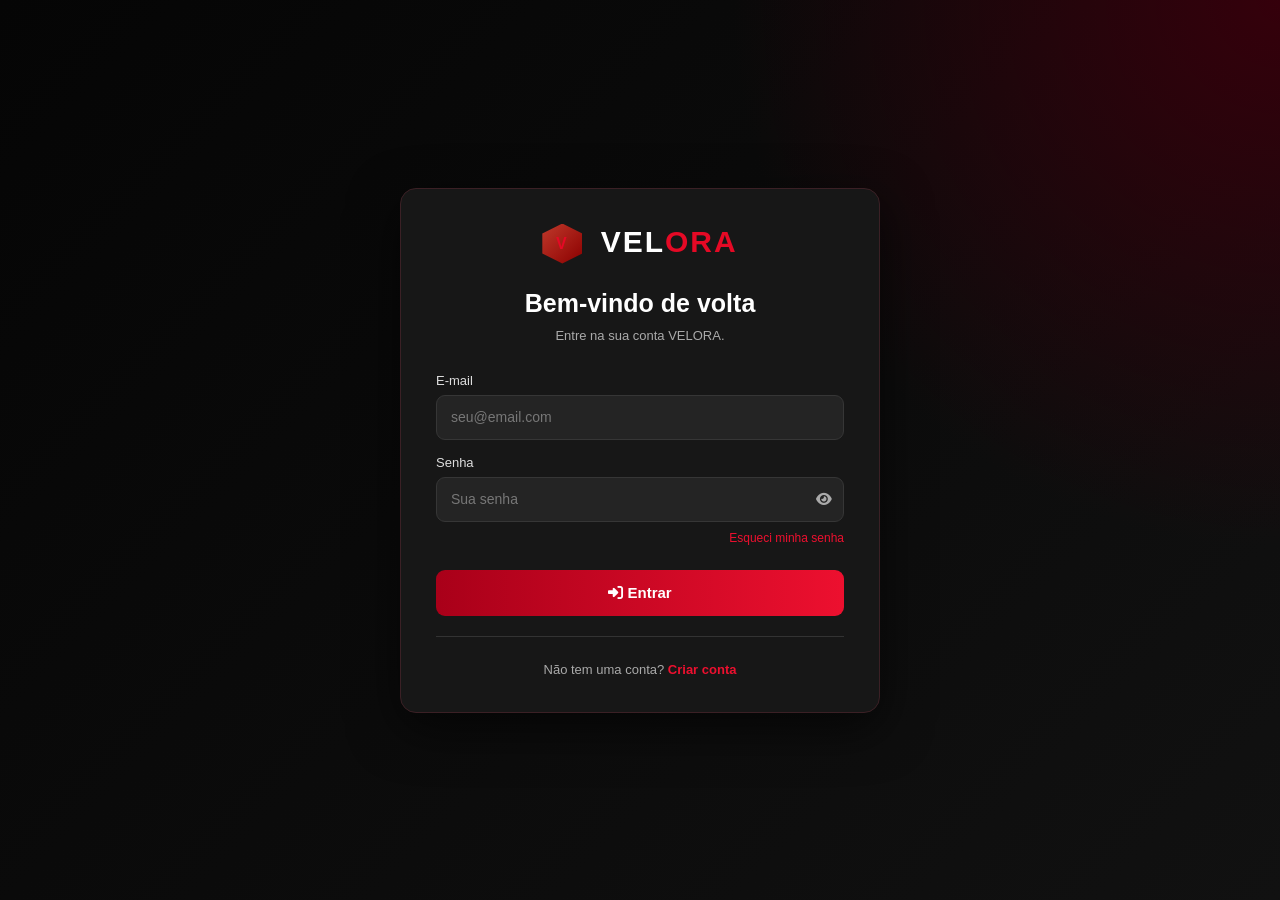
<file: pages/contas.html>
<!DOCTYPE html>
<html lang="pt-BR">
<head>
  <meta charset="UTF-8" />
  <meta name="viewport" content="width=device-width, initial-scale=1.0" />
  <title>VELORA — Cartões e contas</title>
  <link rel="stylesheet" href="https://cdnjs.cloudflare.com/ajax/libs/font-awesome/6.5.0/css/all.min.css" />
  <link rel="stylesheet" href="../css/dashboard.css" />
  <link rel="stylesheet" href="../css/responsivo.css" />
  <script src="../js/velora.js"></script>
  <style>
    .accounts-grid { display: grid; grid-template-columns: repeat(auto-fill, minmax(280px, 1fr)); gap: 18px; margin-bottom: 28px; }

    .account-card {
      background: var(--surface); border: 1px solid var(--border);
      border-radius: 16px; padding: 22px; position: relative;
      transition: all .2s; overflow: hidden;
    }
    .account-card::before {
      content: ''; position: absolute; top: 0; left: 0; right: 0;
      height: 3px; background: var(--accent, var(--red));
    }
    .account-card:hover { border-color: #444; transform: translateY(-2px); }

    .account-top { display: flex; align-items: flex-start; justify-content: space-between; margin-bottom: 16px; }
    .account-icon {
      width: 42px; height: 42px; border-radius: 12px;
      display: flex; align-items: center; justify-content: center;
      font-size: 18px; flex-shrink: 0;
    }
    .account-actions { display: flex; gap: 6px; }
    .account-name { font-size: 15px; font-weight: 700; margin-bottom: 4px; }
    .account-type { font-size: 11px; color: #555; text-transform: uppercase; letter-spacing: .5px; }
    .account-balance { font-size: 26px; font-weight: 800; margin: 12px 0 4px; }
    .account-balance.positive { color: #4ade80; }
    .account-balance.negative { color: #ff354f; }
    .account-sub { font-size: 12px; color: #555; }

    /* CREDIT CARD VISUAL */
    .credit-card-visual {
      background: linear-gradient(135deg, #1a0a0a 0%, #3d0a0a 50%, #1a0a0a 100%);
      border-radius: 16px; padding: 22px; position: relative;
      overflow: hidden; min-height: 160px;
      border: 1px solid rgba(229,9,37,.2);
    }
    .credit-card-visual::after {
      content: ''; position: absolute;
      width: 200px; height: 200px; border-radius: 50%;
      background: rgba(229,9,37,.08);
      top: -60px; right: -60px;
    }
    .card-chip {
      width: 36px; height: 28px; border-radius: 5px;
      background: linear-gradient(135deg, #d4a017, #f0c040);
      margin-bottom: 20px;
    }
    .card-number { font-size: 15px; letter-spacing: 3px; color: #ccc; margin-bottom: 16px; font-family: monospace; }
    .card-bottom { display: flex; justify-content: space-between; align-items: flex-end; }
    .card-holder { font-size: 12px; color: #888; text-transform: uppercase; letter-spacing: 1px; }
    .card-holder strong { display: block; font-size: 14px; color: #fff; margin-top: 2px; }
    .card-expiry { text-align: right; font-size: 11px; color: #888; }
    .card-expiry strong { display: block; font-size: 14px; color: #fff; }
    .card-brand { position: absolute; top: 18px; right: 18px; font-size: 22px; color: rgba(255,255,255,.3); }

    /* STATS ROW */
    .stats-row { display: grid; grid-template-columns: repeat(3,1fr); gap: 14px; margin-bottom: 24px; }
    .stat-card {
      background: #202020; border: 1px solid #2a2a2a;
      border-radius: 12px; padding: 16px;
    }
    .stat-label { font-size: 11px; color: #555; text-transform: uppercase; letter-spacing: .5px; margin-bottom: 8px; }
    .stat-value { font-size: 22px; font-weight: 800; }
    .stat-value.green  { color: #4ade80; }
    .stat-value.red    { color: #ff354f; }
    .stat-value.yellow { color: #f6c90e; }

    /* TRANSACTIONS MINI */
    .mini-tx { display: flex; flex-direction: column; gap: 8px; }
    .mini-tx-item {
      display: flex; align-items: center; gap: 12px;
      background: #202020; border: 1px solid #2a2a2a;
      border-radius: 10px; padding: 11px 14px;
    }
    .mini-tx-icon {
      width: 32px; height: 32px; border-radius: 8px;
      display: flex; align-items: center; justify-content: center;
      font-size: 13px; flex-shrink: 0;
    }
    .mini-tx-desc { flex: 1; }
    .mini-tx-name { font-size: 13px; font-weight: 600; }
    .mini-tx-date { font-size: 11px; color: #555; margin-top: 1px; }
    .mini-tx-val  { font-size: 13px; font-weight: 700; white-space: nowrap; }
    .mini-tx-val.pos { color: #4ade80; }
    .mini-tx-val.neg { color: #ff354f; }

    /* MODAL */
    .modal-overlay {
      display: none; position: fixed; inset: 0;
      background: rgba(0,0,0,.8); z-index: 300;
      align-items: center; justify-content: center; padding: 20px;
    }
    .modal-overlay.open { display: flex; }
    .modal-box {
      background: #181818; border: 1px solid #3a2028;
      border-radius: 16px; padding: 28px; width: 100%; max-width: 460px;
      max-height: 90vh; overflow-y: auto;
      box-shadow: 0 24px 80px rgba(0,0,0,.7);
    }
    .modal-head { display: flex; align-items: center; justify-content: space-between; margin-bottom: 22px; }
    .modal-head h3 { font-size: 17px; font-weight: 800; margin: 0; }
    .modal-close-btn {
      width: 30px; height: 30px; border-radius: 7px;
      border: 1px solid #333; background: #222; color: #666;
      cursor: pointer; font-size: 13px;
      display: flex; align-items: center; justify-content: center; transition: all .2s;
    }
    .modal-close-btn:hover { border-color: var(--red); color: var(--red); }
    .field { display: flex; flex-direction: column; gap: 6px; margin-bottom: 14px; }
    .field label { font-size: 11px; font-weight: 600; color: #555; text-transform: uppercase; letter-spacing: .4px; }
    .field input, .field select {
      background: #222; border: 1px solid #333; color: #fff;
      border-radius: 9px; padding: 10px 13px; font-size: 13px;
      outline: none; transition: border-color .2s; font-family: inherit;
    }
    .field input::placeholder { color: #555; }
    .field input:focus, .field select:focus { border-color: var(--red); }
    .modal-foot { display: flex; gap: 10px; margin-top: 20px; }
    .btn-save {
      flex: 1; padding: 12px;
      background: linear-gradient(90deg, #a90019, #ed102f);
      color: #fff; border: none; border-radius: 9px;
      font-size: 14px; font-weight: 700; cursor: pointer; transition: all .2s;
    }
    .btn-save:hover { box-shadow: 0 5px 18px rgba(229,9,37,.35); transform: translateY(-1px); }
    .btn-cancel {
      padding: 12px 18px; background: transparent;
      border: 1px solid #333; color: #666;
      border-radius: 9px; font-size: 14px; cursor: pointer; transition: all .2s;
    }
    .btn-cancel:hover { border-color: #555; color: #aaa; }

    /* COLOR PICKER */
    .color-row { display: flex; gap: 8px; flex-wrap: wrap; }
    .color-dot {
      width: 26px; height: 26px; border-radius: 50%; cursor: pointer;
      border: 3px solid transparent; transition: all .2s;
    }
    .color-dot.selected { border-color: #fff; transform: scale(1.15); }

    .two-col-grid { display: grid; grid-template-columns: 1fr 1fr; gap: 20px; }
    .panel-header { display: flex; align-items: center; justify-content: space-between; margin-bottom: 18px; flex-wrap: wrap; gap: 10px; }
    .panel-header h2 { margin: 0; font-size: 15px; font-weight: 700; }

    @media (max-width: 900px) { .stats-row { grid-template-columns: 1fr 1fr; } .two-col-grid { grid-template-columns: 1fr; } }
    @media (max-width: 500px) { .stats-row { grid-template-columns: 1fr; } }
  </style>
</head>
<body>

<button class="hamburger" id="hamburger"><i class="fa fa-bars"></i></button>
<div class="overlay" id="overlay"></div>

<div class="dashboard">
  <aside class="sidebar" id="sidebar">
    <div class="sidebar-logo">VEL<span>ORA</span></div>
    <nav class="sidebar-menu">
      <a href="dashboard.html"><i class="fa fa-chart-pie"></i> Visão geral</a>
      <a href="transacoes.html"><i class="fa fa-arrow-right-arrow-left"></i> Transações</a>
      <a href="contas.html" class="active"><i class="fa fa-credit-card"></i> Cartões e contas</a>
      <a href="faturas.html"><i class="fa fa-file-invoice-dollar"></i> Faturas</a>
      <a href="planejamento.html"><i class="fa fa-bullseye"></i> Orçamento e metas</a>
      <a href="configuracoes.html"><i class="fa fa-sliders"></i> Categorias e config.</a>
    </nav>
    <div class="sidebar-footer">© 2025 VELORA</div>
  </aside>

  <main class="main-content">
    <div class="page-header">
      <div>
        <h1>Cartões e contas</h1>
        <p>Gerencie seus cartões e contas bancárias.</p>
      </div>
      <div class="header-right">
        <button class="btn-primary" id="btnNewAccount"><i class="fa fa-plus"></i> Nova conta</button>
        <div class="user-chip">
          <div class="user-avatar" id="userAvatar">H</div>
          <span class="user-name" id="userName">Hillary</span>
        </div>
      </div>
    </div>

    <!-- STATS -->
    <div class="stats-row">
      <div class="stat-card">
        <div class="stat-label">Saldo total</div>
        <div class="stat-value green" id="statTotal">R$ 0,00</div>
      </div>
      <div class="stat-card">
        <div class="stat-label">Limite disponível</div>
        <div class="stat-value yellow" id="statLimit">R$ 0,00</div>
      </div>
      <div class="stat-card">
        <div class="stat-label">Contas cadastradas</div>
        <div class="stat-value" id="statCount">0</div>
      </div>
    </div>

    <!-- ACCOUNTS GRID -->
    <div class="panel" style="margin-bottom:20px">
      <div class="panel-header">
        <h2><i class="fa fa-building-columns" style="color:var(--red);margin-right:8px"></i>Minhas contas</h2>
      </div>
      <div class="accounts-grid" id="accountsGrid"></div>
    </div>

    <!-- BOTTOM GRID -->
    <div class="two-col-grid">
      <!-- RECENT TRANSACTIONS -->
      <div class="panel">
        <div class="panel-header">
          <h2><i class="fa fa-clock-rotate-left" style="color:var(--red);margin-right:8px"></i>Últimas movimentações</h2>
          <a href="transacoes.html" style="font-size:12px;color:#555;text-decoration:none">Ver todas →</a>
        </div>
        <div class="mini-tx" id="recentTx"></div>
      </div>

      <!-- SPENDING BY ACCOUNT -->
      <div class="panel">
        <div class="panel-header">
          <h2><i class="fa fa-chart-bar" style="color:var(--red);margin-right:8px"></i>Gastos por conta</h2>
        </div>
        <div id="spendingByAccount"></div>
      </div>
    </div>
  </main>
</div>

<!-- MODAL ACCOUNT -->
<div class="modal-overlay" id="accountModal">
  <div class="modal-box">
    <div class="modal-head">
      <h3 id="accountModalTitle">Nova conta</h3>
      <button class="modal-close-btn" id="accountModalClose"><i class="fa fa-xmark"></i></button>
    </div>
    <div class="field">
      <label>Nome da conta</label>
      <input type="text" id="aName" placeholder="Ex: Nubank, Bradesco, Carteira..." />
    </div>
    <div class="field">
      <label>Tipo</label>
      <select id="aType">
        <option value="checking">Conta corrente</option>
        <option value="savings">Poupança</option>
        <option value="credit">Cartão de crédito</option>
        <option value="cash">Dinheiro</option>
        <option value="investment">Investimento</option>
      </select>
    </div>
    <div class="field">
      <label>Saldo inicial (R$)</label>
      <input type="number" id="aBalance" placeholder="0,00" step="0.01" />
    </div>
    <div class="field" id="limitField">
      <label>Limite do cartão (R$)</label>
      <input type="number" id="aLimit" placeholder="0,00" step="0.01" />
    </div>
    <div class="field">
      <label>Cor</label>
      <div class="color-row" id="accountColorRow"></div>
    </div>
    <div class="modal-foot">
      <button class="btn-cancel" id="accountCancel">Cancelar</button>
      <button class="btn-save" id="accountSave"><i class="fa fa-check"></i> Salvar</button>
    </div>
  </div>
</div>

<script>
const fmt     = v => VELORA.fmt(v);
const fmtDate = s => VELORA.fmtDate(s);
const genId   = () => VELORA.genId();

const ACCOUNT_COLORS = ['#e50925','#3b82f6','#22c55e','#a855f7','#f59e0b','#14b8a6','#f43f5e','#64748b'];
const ACCOUNT_ICONS  = { checking:'fa-building-columns', savings:'fa-piggy-bank', credit:'fa-credit-card', cash:'fa-wallet', investment:'fa-chart-line' };
const ACCOUNT_LABELS = { checking:'Conta corrente', savings:'Poupança', credit:'Cartão de crédito', cash:'Dinheiro', investment:'Investimento' };

let selectedColor = ACCOUNT_COLORS[0];

// Storage
function getAccounts()     { return JSON.parse(localStorage.getItem('velora_accounts') || '[]'); }
function saveAccounts(arr) { localStorage.setItem('velora_accounts', JSON.stringify(arr)); VELORA.broadcast(); }

// Seed
(function seed() {
  if (getAccounts().length) return;
  saveAccounts([
    { id:1, name:'Nubank',       type:'checking', balance:3240.50, limit:0,    color:'#a855f7' },
    { id:2, name:'Bradesco',     type:'savings',  balance:8500,    limit:0,    color:'#e50925' },
    { id:3, name:'Cartão Visa',  type:'credit',   balance:-1250,   limit:5000, color:'#3b82f6' },
    { id:4, name:'Carteira',     type:'cash',     balance:320,     limit:0,    color:'#22c55e' },
  ]);
})();

function buildColorRow() {
  const row = document.getElementById('accountColorRow');
  row.innerHTML = ACCOUNT_COLORS.map(c => `
    <div class="color-dot${c===selectedColor?' selected':''}" data-color="${c}"
      style="background:${c}" onclick="pickColor('${c}')"></div>`).join('');
}

function pickColor(c) {
  selectedColor = c;
  document.querySelectorAll('#accountColorRow .color-dot').forEach(el =>
    el.classList.toggle('selected', el.dataset.color === c));
}

function render() {
  const accounts = getAccounts();
  const txs      = VELORA.db.getTransactions();

  // Stats
  const totalBalance = accounts.reduce((s,a) => s + (a.balance || 0), 0);
  const totalLimit   = accounts.filter(a => a.type === 'credit').reduce((s,a) => s + (a.limit || 0), 0);
  const usedCredit   = accounts.filter(a => a.type === 'credit').reduce((s,a) => s + Math.abs(Math.min(0, a.balance || 0)), 0);
  document.getElementById('statTotal').textContent = fmt(totalBalance);
  document.getElementById('statLimit').textContent = fmt(Math.max(0, totalLimit - usedCredit));
  document.getElementById('statCount').textContent = accounts.length;

  // Accounts grid
  const grid = document.getElementById('accountsGrid');
  if (!accounts.length) {
    grid.innerHTML = '<div style="color:#444;font-size:13px;padding:20px;text-align:center;grid-column:1/-1"><i class="fa fa-building-columns" style="font-size:32px;display:block;margin-bottom:10px"></i>Nenhuma conta cadastrada.</div>';
  } else {
    grid.innerHTML = accounts.map(a => {
      const isCredit = a.type === 'credit';
      const bal      = a.balance || 0;
      const balClass = bal >= 0 ? 'positive' : 'negative';
      return `
        <div class="account-card" style="--accent:${a.color}">
          <div class="account-top">
            <div>
              <div class="account-icon" style="background:${a.color}22;color:${a.color}">
                <i class="fa ${ACCOUNT_ICONS[a.type] || 'fa-wallet'}"></i>
              </div>
            </div>
            <div class="account-actions">
              <button class="action-btn" onclick="openEditAccount(${a.id})" title="Editar"><i class="fa fa-pen"></i></button>
              <button class="action-btn del" onclick="deleteAccount(${a.id})" title="Excluir"><i class="fa fa-trash"></i></button>
            </div>
          </div>
          <div class="account-name">${a.name}</div>
          <div class="account-type">${ACCOUNT_LABELS[a.type] || a.type}</div>
          <div class="account-balance ${balClass}">${fmt(bal)}</div>
          ${isCredit ? `<div class="account-sub">Limite: ${fmt(a.limit || 0)} · Disponível: ${fmt(Math.max(0,(a.limit||0)+bal))}</div>` : '<div class="account-sub">Saldo disponível</div>'}
        </div>`;
    }).join('');
  }

  // Recent transactions
  const recent = [...txs].sort((a,b) => b.date > a.date ? 1 : -1).slice(0, 6);
  const recentEl = document.getElementById('recentTx');
  if (!recent.length) {
    recentEl.innerHTML = '<div style="color:#444;font-size:13px;padding:20px;text-align:center">Nenhuma movimentação.</div>';
  } else {
    recentEl.innerHTML = recent.map(t => {
      const cats = VELORA.db.getCategories();
      const cat  = cats.find(c => c.name === t.category);
      const color = cat ? cat.color : '#555';
      const icon  = cat ? cat.icon  : 'fa-circle';
      return `
        <div class="mini-tx-item">
          <div class="mini-tx-icon" style="background:${color}22;color:${color}"><i class="fa ${icon}"></i></div>
          <div class="mini-tx-desc">
            <div class="mini-tx-name">${t.description}</div>
            <div class="mini-tx-date">${fmtDate(t.date)} · ${t.account || '—'}</div>
          </div>
          <div class="mini-tx-val ${t.type==='income'?'pos':'neg'}">
            ${t.type==='income'?'+':'-'}${fmt(t.amount)}
          </div>
        </div>`;
    }).join('');
  }

  // Spending by account
  const spendMap = {};
  txs.filter(t => t.type === 'expense').forEach(t => {
    const acc = t.account || 'Outros';
    spendMap[acc] = (spendMap[acc] || 0) + t.amount;
  });
  const spendTotal = Object.values(spendMap).reduce((s,v) => s+v, 0);
  const spendEl = document.getElementById('spendingByAccount');
  if (!spendTotal) {
    spendEl.innerHTML = '<div style="color:#444;font-size:13px;padding:20px;text-align:center">Nenhum gasto registrado.</div>';
  } else {
    spendEl.innerHTML = Object.entries(spendMap)
      .sort((a,b) => b[1]-a[1])
      .map(([name, val]) => {
        const pct = Math.round((val / spendTotal) * 100);
        const acc = accounts.find(a => a.name === name);
        const color = acc ? acc.color : '#555';
        return `
          <div style="margin-bottom:14px">
            <div style="display:flex;justify-content:space-between;font-size:13px;margin-bottom:6px">
              <span style="color:#ccc">${name}</span>
              <span style="font-weight:700">${fmt(val)} <span style="color:#555;font-weight:400">(${pct}%)</span></span>
            </div>
            <div class="progress">
              <div class="progress-bar" style="width:${pct}%;background:${color}"></div>
            </div>
          </div>`;
      }).join('');
  }
}

// Modal
let editAccountId = null;

function openAccountModal() {
  buildColorRow();
  document.getElementById('aType').dispatchEvent(new Event('change'));
  document.getElementById('accountModal').classList.add('open');
}
function closeAccountModal() {
  document.getElementById('accountModal').classList.remove('open');
  editAccountId = null;
}

document.getElementById('aType').addEventListener('change', function() {
  document.getElementById('limitField').style.display = this.value === 'credit' ? 'flex' : 'none';
});

document.getElementById('btnNewAccount').addEventListener('click', () => {
  editAccountId = null;
  selectedColor = ACCOUNT_COLORS[0];
  document.getElementById('accountModalTitle').textContent = 'Nova conta';
  document.getElementById('aName').value    = '';
  document.getElementById('aType').value    = 'checking';
  document.getElementById('aBalance').value = '';
  document.getElementById('aLimit').value   = '';
  openAccountModal();
});

document.getElementById('accountModalClose').addEventListener('click', closeAccountModal);
document.getElementById('accountCancel').addEventListener('click', closeAccountModal);
document.getElementById('accountModal').addEventListener('click', e => { if(e.target===e.currentTarget) closeAccountModal(); });

document.getElementById('accountSave').addEventListener('click', () => {
  const name    = document.getElementById('aName').value.trim();
  const balance = parseFloat(document.getElementById('aBalance').value) || 0;
  if (!name) { VELORA.showToast('error', 'Informe o nome da conta.'); return; }

  const acc = {
    id:      editAccountId || genId(),
    name,
    type:    document.getElementById('aType').value,
    balance,
    limit:   parseFloat(document.getElementById('aLimit').value) || 0,
    color:   selectedColor,
  };

  let arr = getAccounts();
  if (editAccountId) {
    arr = arr.map(a => a.id === editAccountId ? acc : a);
    VELORA.showToast('success', 'Conta atualizada!');
  } else {
    arr.push(acc);
    VELORA.showToast('success', 'Conta criada!');
  }
  saveAccounts(arr);
  closeAccountModal();
  render();
});

function openEditAccount(id) {
  const a = getAccounts().find(x => x.id === id); if (!a) return;
  editAccountId = id;
  selectedColor = a.color;
  document.getElementById('accountModalTitle').textContent = 'Editar conta';
  document.getElementById('aName').value    = a.name;
  document.getElementById('aType').value    = a.type;
  document.getElementById('aBalance').value = a.balance;
  document.getElementById('aLimit').value   = a.limit || '';
  openAccountModal();
}

function deleteAccount(id) {
  if (!confirm('Excluir esta conta?')) return;
  saveAccounts(getAccounts().filter(a => a.id !== id));
  VELORA.showToast('success', 'Conta excluída.');
  render();
}

render();
window.addEventListener('velora:update', render);
window.addEventListener('storage', render);
</script>
</body>
</html>
</file>
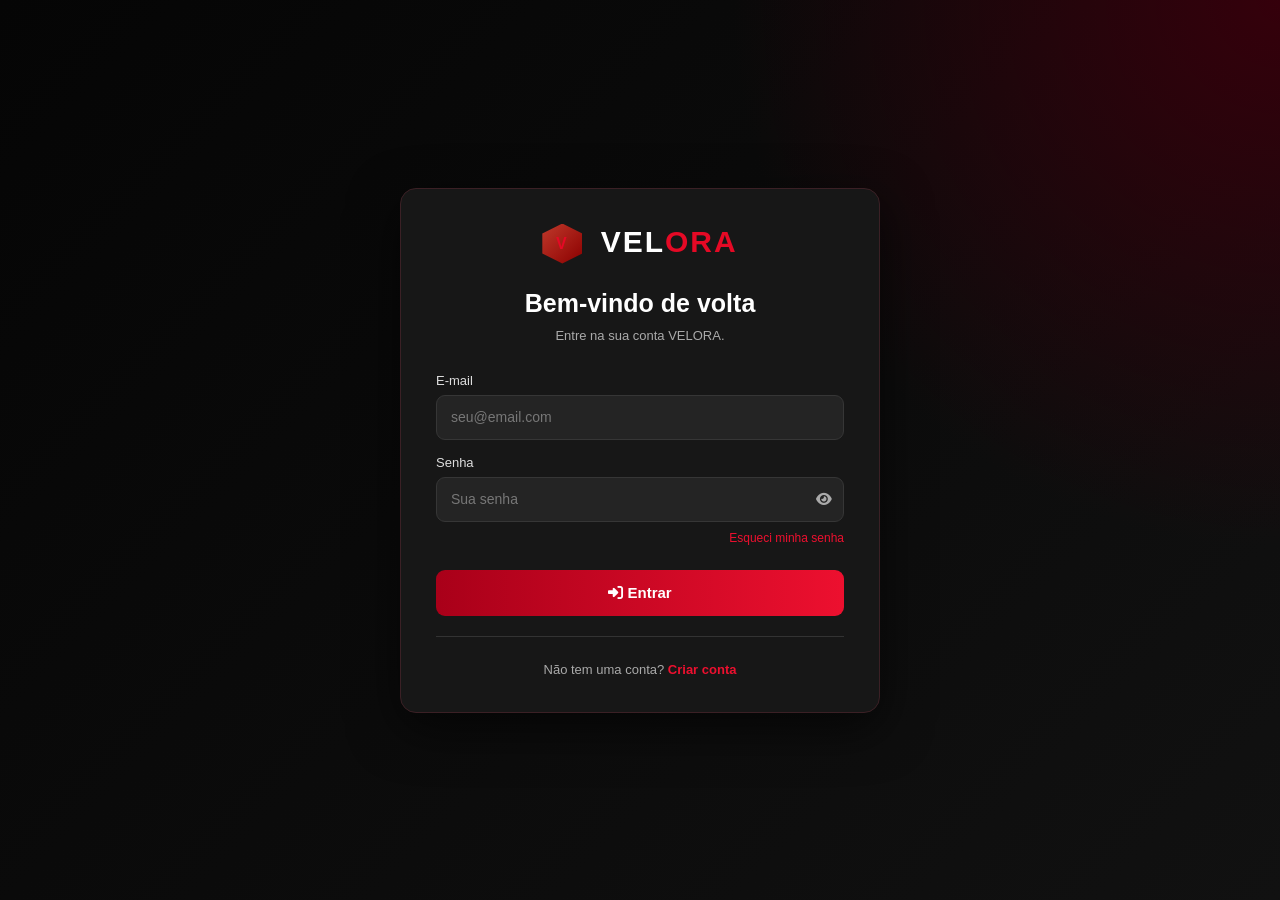
<file: pages/faturas.html>
<!DOCTYPE html>
<html lang="pt-BR">
<head>
  <meta charset="UTF-8" />
  <meta name="viewport" content="width=device-width, initial-scale=1.0" />
  <title>VELORA — Faturas</title>
  <link rel="stylesheet" href="https://cdnjs.cloudflare.com/ajax/libs/font-awesome/6.5.0/css/all.min.css" />
  <link rel="stylesheet" href="../css/responsivo.css" />
  <script src="../js/velora.js" defer></script>
  <style>
    *, *::before, *::after { box-sizing: border-box; margin: 0; padding: 0; }
    body { font-family: 'Segoe UI', sans-serif; background: #0a0a0a; color: #fff; min-height: 100vh; }
    .layout { display: flex; min-height: 100vh; }
    .sidebar {
      width: 240px; min-height: 100vh; background: #111;
      border-right: 1px solid #1e1e1e; display: flex; flex-direction: column;
      padding: 32px 0; position: fixed; top: 0; left: 0;
      z-index: 100; transition: transform .3s ease;
    }
    .sidebar-logo { font-size: 22px; font-weight: 800; letter-spacing: 2px; padding: 0 24px 36px; }
    .sidebar-logo span { color: #e50925; }
    .sidebar-menu { display: flex; flex-direction: column; gap: 4px; flex: 1; padding: 0 12px; }
    .sidebar-menu a {
      display: flex; align-items: center; gap: 12px; padding: 11px 12px;
      color: #888; text-decoration: none; font-size: 13px; border-radius: 8px; transition: all .2s;
    }
    .sidebar-menu a:hover, .sidebar-menu a.active {
      background: linear-gradient(90deg,#a90019,#69000f); color: #fff;
    }
    .sidebar-menu a i { width: 18px; text-align: center; font-size: 14px; }
    .sidebar-footer { padding: 24px; border-top: 1px solid #1e1e1e; font-size: 11px; color: #444; letter-spacing: 1px; }
    .hamburger {
      display: none; position: fixed; top: 18px; left: 18px; z-index: 200;
      background: #1a1a1a; border: 1px solid #2a2a2a; color: #e74c3c;
      width: 42px; height: 42px; border-radius: 8px; font-size: 18px;
      cursor: pointer; align-items: center; justify-content: center;
    }
    .overlay { display: none; position: fixed; inset: 0; background: rgba(0,0,0,.6); z-index: 99; }
    /* MAIN */
    .main {
      margin-left: 240px; flex: 1; padding: 40px 40px 60px;
      background: radial-gradient(ellipse 60% 40% at 90% 0%, rgba(139,0,0,.15) 0%, transparent 70%), #0a0a0a;
    }

    /* TOPBAR */
    .topbar { display: flex; align-items: flex-start; justify-content: space-between; margin-bottom: 28px; flex-wrap: wrap; gap: 16px; }
    .topbar-left h1 { font-size: 22px; font-weight: 800; }
    .topbar-left p { font-size: 13px; color: #555; margin-top: 3px; }
    .topbar-right { display: flex; gap: 10px; flex-wrap: wrap; align-items: center; }

    .btn-new {
      display: inline-flex; align-items: center; gap: 8px;
      background: linear-gradient(135deg, #c0392b, #8b0000);
      color: #fff; border: none; border-radius: 10px;
      padding: 11px 22px; font-size: 14px; font-weight: 700;
      cursor: pointer; box-shadow: 0 4px 20px rgba(192,57,43,.35);
      transition: all .2s; white-space: nowrap;
    }
    .btn-new:hover { transform: translateY(-2px); box-shadow: 0 8px 28px rgba(192,57,43,.5); }

    .filter-select {
      background: #141414; border: 1px solid #2a2a2a; color: #ccc;
      border-radius: 8px; padding: 9px 12px; font-size: 13px;
      outline: none; transition: border-color .2s; cursor: pointer;
    }
    .filter-select:focus { border-color: #c0392b; }

    /* SUMMARY CARDS */
    .summary-grid { display: grid; grid-template-columns: repeat(4,1fr); gap: 16px; margin-bottom: 24px; }
    .s-card {
      background: #141414; border: 1px solid #1e1e1e; border-radius: 14px; padding: 20px;
      display: flex; flex-direction: column; gap: 10px;
    }
    .s-card-top { display: flex; align-items: center; justify-content: space-between; }
    .s-card-label { font-size: 11px; color: #666; font-weight: 600; letter-spacing: .5px; text-transform: uppercase; }
    .s-card-icon { width: 36px; height: 36px; border-radius: 9px; display: flex; align-items: center; justify-content: center; font-size: 15px; }
    .icon-total   { background: rgba(192,57,43,.15); color: #e74c3c; }
    .icon-paid    { background: rgba(46,204,113,.12); color: #2ecc71; }
    .icon-pending { background: rgba(243,156,18,.12); color: #f39c12; }
    .icon-next    { background: rgba(52,152,219,.12); color: #3498db; }
    .s-card-value { font-size: 22px; font-weight: 800; }
    .s-card-value.green { color: #2ecc71; }
    .s-card-value.red   { color: #e74c3c; }
    .s-card-value.yellow{ color: #f39c12; }
    .s-card-value.blue  { color: #3498db; }
    .s-card-sub { font-size: 11px; color: #555; }

    /* TABLE CARD */
    .table-card { background: #141414; border: 1px solid #1e1e1e; border-radius: 16px; overflow: hidden; }
    .table-header {
      display: flex; align-items: center; justify-content: space-between;
      padding: 20px 24px; border-bottom: 1px solid #1e1e1e; flex-wrap: wrap; gap: 10px;
    }
    .table-header-title { font-size: 15px; font-weight: 700; }
    .table-meta { font-size: 12px; color: #555; margin-top: 2px; }

    .table-wrap { overflow-x: auto; }
    table { width: 100%; border-collapse: collapse; }
    thead th {
      padding: 12px 16px; text-align: left; font-size: 11px;
      font-weight: 600; color: #555; letter-spacing: .5px;
      text-transform: uppercase; border-bottom: 1px solid #1e1e1e; white-space: nowrap;
    }
    tbody tr { border-bottom: 1px solid #1a1a1a; transition: background .15s; }
    tbody tr:last-child { border-bottom: none; }
    tbody tr:hover { background: rgba(255,255,255,.02); }
    tbody td { padding: 14px 16px; font-size: 14px; vertical-align: middle; }

    .td-name { font-weight: 600; }
    .td-name small { display: block; font-size: 11px; color: #555; font-weight: 400; margin-top: 2px; }
    .td-date { color: #888; font-size: 13px; white-space: nowrap; }
    .td-value { font-weight: 700; white-space: nowrap; }

    .badge {
      display: inline-flex; align-items: center; gap: 5px;
      padding: 4px 10px; border-radius: 20px;
      font-size: 11px; font-weight: 600; white-space: nowrap;
    }
    .badge-paid    { background: rgba(46,204,113,.12); color: #2ecc71; }
    .badge-pending { background: rgba(243,156,18,.12); color: #f39c12; }
    .badge-overdue { background: rgba(231,76,60,.15);  color: #e74c3c; }
    .badge-soon    { background: rgba(52,152,219,.12); color: #3498db; }
    .badge-cat     { background: #1e1e1e; color: #aaa; }

    .action-btns { display: flex; gap: 6px; }
    .action-btn {
      width: 30px; height: 30px; border-radius: 7px; border: 1px solid #2a2a2a;
      background: #1a1a1a; color: #666; cursor: pointer; font-size: 12px;
      display: flex; align-items: center; justify-content: center; transition: all .2s;
    }
    .action-btn:hover { border-color: #c0392b; color: #e74c3c; }
    .action-btn.pay:hover { border-color: #2ecc71; color: #2ecc71; background: rgba(46,204,113,.08); }
    .action-btn.del:hover { border-color: #e74c3c; background: rgba(231,76,60,.1); }

    /* ALERT BANNER */
    .alert-banner {
      display: flex; align-items: center; gap: 12px;
      background: rgba(231,76,60,.08); border: 1px solid rgba(231,76,60,.2);
      border-radius: 12px; padding: 14px 18px; margin-bottom: 20px;
      font-size: 13px; color: #e74c3c;
    }
    .alert-banner i { font-size: 16px; flex-shrink: 0; }

    /* EMPTY */
    .empty-state { text-align: center; padding: 60px 20px; color: #444; }
    .empty-state i { font-size: 40px; margin-bottom: 12px; display: block; }

    /* MODAL */
    .modal-overlay {
      display: none; position: fixed; inset: 0;
      background: rgba(0,0,0,.75); z-index: 300;
      align-items: center; justify-content: center; padding: 20px;
    }
    .modal-overlay.open { display: flex; }
    .modal {
      background: #141414; border: 1px solid #222; border-radius: 20px;
      padding: 36px; width: 100%; max-width: 520px;
      max-height: 90vh; overflow-y: auto;
      box-shadow: 0 24px 80px rgba(0,0,0,.7);
    }
    .modal-header { display: flex; align-items: center; justify-content: space-between; margin-bottom: 28px; }
    .modal-title { font-size: 18px; font-weight: 800; }
    .modal-close {
      width: 32px; height: 32px; border-radius: 8px; border: 1px solid #2a2a2a;
      background: #1a1a1a; color: #666; cursor: pointer; font-size: 14px;
      display: flex; align-items: center; justify-content: center; transition: all .2s;
    }
    .modal-close:hover { border-color: #e74c3c; color: #e74c3c; }

    .form-grid { display: grid; grid-template-columns: 1fr 1fr; gap: 14px; }
    .form-grid .full { grid-column: 1 / -1; }
    .field { display: flex; flex-direction: column; gap: 6px; }
    .field label { font-size: 11px; font-weight: 600; color: #666; letter-spacing: .5px; text-transform: uppercase; }
    .field input, .field select, .field textarea {
      background: #1a1a1a; border: 1px solid #2a2a2a; color: #fff;
      border-radius: 9px; padding: 11px 13px; font-size: 13px;
      outline: none; transition: border-color .2s; font-family: inherit;
    }
    .field input::placeholder, .field textarea::placeholder { color: #444; }
    .field input:focus, .field select:focus, .field textarea:focus { border-color: #c0392b; }
    .field textarea { resize: vertical; min-height: 70px; }

    .modal-footer { display: flex; gap: 10px; margin-top: 24px; }
    .btn-save {
      flex: 1; padding: 13px; background: linear-gradient(135deg, #c0392b, #8b0000);
      color: #fff; border: none; border-radius: 10px; font-size: 14px;
      font-weight: 700; cursor: pointer; transition: all .2s;
    }
    .btn-save:hover { transform: translateY(-1px); box-shadow: 0 6px 20px rgba(192,57,43,.4); }
    .btn-cancel {
      padding: 13px 20px; background: transparent; border: 1px solid #2a2a2a;
      color: #666; border-radius: 10px; font-size: 14px; cursor: pointer; transition: all .2s;
    }
    .btn-cancel:hover { border-color: #444; color: #aaa; }

    /* PAY MODAL */
    .pay-info {
      background: #1a1a1a; border: 1px solid #2a2a2a; border-radius: 12px;
      padding: 16px; margin-bottom: 20px;
    }
    .pay-info-row { display: flex; justify-content: space-between; padding: 6px 0; font-size: 14px; }
    .pay-info-row span:first-child { color: #666; }
    .pay-info-row span:last-child  { font-weight: 600; }

    /* TOAST */
    .toast {
      position: fixed; bottom: 28px; right: 28px; z-index: 400;
      background: #1a1a1a; border: 1px solid #2a2a2a; border-radius: 12px;
      padding: 14px 20px; font-size: 13px; font-weight: 500;
      display: flex; align-items: center; gap: 10px;
      transform: translateY(80px); opacity: 0;
      transition: all .3s ease; pointer-events: none;
    }
    .toast.show { transform: translateY(0); opacity: 1; }
    .toast.success { border-color: rgba(46,204,113,.3); color: #2ecc71; }
    .toast.error   { border-color: rgba(231,76,60,.3);  color: #e74c3c; }

    /* RESPONSIVE */
    @media (max-width: 1100px) { .summary-grid { grid-template-columns: repeat(2,1fr); } }
    @media (max-width: 900px) {
      .sidebar { transform: translateX(-100%); }
      .sidebar.open { transform: translateX(0); }
      .overlay.open { display: block; }
      .hamburger { display: flex; }
      .main { margin-left: 0; padding: 80px 16px 40px; }
      .form-grid { grid-template-columns: 1fr; }
    }
    @media (max-width: 600px) { .summary-grid { grid-template-columns: 1fr 1fr; } }
  </style>
</head>
<body>
<button class="hamburger" id="hamburger"><i class="fa fa-bars"></i></button>
<div class="overlay" id="overlay"></div>

<div class="layout">
  <aside class="sidebar" id="sidebar">
    <div class="sidebar-logo">VEL<span>ORA</span></div>
    <nav class="sidebar-menu">
      <a href="dashboard.html"><i class="fa fa-chart-pie"></i> Visão geral</a>
      <a href="transacoes.html"><i class="fa fa-arrow-right-arrow-left"></i> Transações</a>
      <a href="contas.html"><i class="fa fa-credit-card"></i> Cartões e contas</a>
      <a href="faturas.html" class="active"><i class="fa fa-file-invoice-dollar"></i> Faturas</a>
      <a href="planejamento.html"><i class="fa fa-bullseye"></i> Orçamento e metas</a>
      <a href="configuracoes.html"><i class="fa fa-sliders"></i> Categorias e config.</a>
    </nav>
    <div class="sidebar-footer">© 2025 VELORA</div>
  </aside>

  <main class="main">
    <!-- TOPBAR -->
    <div class="topbar">
      <div class="topbar-left">
        <h1>Faturas e contas a pagar</h1>
        <p>Acompanhe suas faturas e evite juros.</p>
      </div>
      <div class="topbar-right">
        <select class="filter-select" id="fStatus">
          <option value="">Todos os status</option>
          <option value="paid">Pago</option>
          <option value="pending">Pendente</option>
          <option value="overdue">Atrasado</option>
        </select>
        <select class="filter-select" id="fPeriod">
          <option value="month">Este mês</option>
          <option value="3months">Próximos 3 meses</option>
          <option value="all">Todos</option>
        </select>
        <button class="btn-new" id="btnNew"><i class="fa fa-plus"></i> Nova conta</button>
      </div>
    </div>

    <!-- ALERT BANNER -->
    <div class="alert-banner" id="alertBanner" style="display:none">
      <i class="fa fa-triangle-exclamation"></i>
      <span id="alertText"></span>
    </div>

    <!-- SUMMARY CARDS -->
    <div class="summary-grid">
      <div class="s-card">
        <div class="s-card-top">
          <span class="s-card-label">Total do mês</span>
          <div class="s-card-icon icon-total"><i class="fa fa-file-invoice-dollar"></i></div>
        </div>
        <div class="s-card-value" id="valTotal">R$ 0,00</div>
        <div class="s-card-sub" id="subTotal">0 contas</div>
      </div>
      <div class="s-card">
        <div class="s-card-top">
          <span class="s-card-label">Total pago</span>
          <div class="s-card-icon icon-paid"><i class="fa fa-circle-check"></i></div>
        </div>
        <div class="s-card-value green" id="valPaid">R$ 0,00</div>
        <div class="s-card-sub" id="subPaid">0 pagas</div>
      </div>
      <div class="s-card">
        <div class="s-card-top">
          <span class="s-card-label">Total pendente</span>
          <div class="s-card-icon icon-pending"><i class="fa fa-clock"></i></div>
        </div>
        <div class="s-card-value yellow" id="valPending">R$ 0,00</div>
        <div class="s-card-sub" id="subPending">0 pendentes</div>
      </div>
      <div class="s-card">
        <div class="s-card-top">
          <span class="s-card-label">Próximo vencimento</span>
          <div class="s-card-icon icon-next"><i class="fa fa-calendar-day"></i></div>
        </div>
        <div class="s-card-value blue" id="valNext">—</div>
        <div class="s-card-sub" id="subNext">—</div>
      </div>
    </div>

    <!-- TABLE CARD -->
    <div class="table-card">
      <div class="table-header">
        <div>
          <div class="table-header-title">Contas a pagar</div>
          <div class="table-meta" id="tableMeta">0 registros</div>
        </div>
      </div>
      <div class="table-wrap">
        <table>
          <thead>
            <tr>
              <th>Nome</th>
              <th>Categoria</th>
              <th>Emissão</th>
              <th>Vencimento</th>
              <th>Pagamento</th>
              <th>Valor</th>
              <th>Recorrência</th>
              <th>Status</th>
              <th>Ações</th>
            </tr>
          </thead>
          <tbody id="tableBody"></tbody>
        </table>
        <div class="empty-state" id="emptyState" style="display:none">
          <i class="fa fa-file-invoice"></i>
          <p>Nenhuma conta encontrada.</p>
        </div>
      </div>
    </div>
  </main>
</div>

<!-- MODAL FORM -->
<div class="modal-overlay" id="modalOverlay">
  <div class="modal">
    <div class="modal-header">
      <div class="modal-title" id="modalTitle">Nova conta</div>
      <button class="modal-close" id="modalClose"><i class="fa fa-xmark"></i></button>
    </div>
    <div class="form-grid">
      <div class="field full">
        <label>Nome da conta</label>
        <input type="text" id="fName" placeholder="Ex: Conta de luz, Aluguel..." />
      </div>
      <div class="field">
        <label>Categoria</label>
        <select id="fCat">
          <option>Contas</option><option>Moradia</option><option>Transporte</option>
          <option>Saúde</option><option>Educação</option><option>Lazer</option><option>Outros</option>
        </select>
      </div>
      <div class="field">
        <label>Valor (R$)</label>
        <input type="number" id="fAmount" placeholder="0,00" min="0" step="0.01" />
      </div>
      <div class="field">
        <label>Data de emissão</label>
        <input type="date" id="fIssue" />
      </div>
      <div class="field">
        <label>Data de vencimento</label>
        <input type="date" id="fDue" />
      </div>
      <div class="field">
        <label>Conta para pagamento</label>
        <select id="fAccount">
          <option>Conta corrente</option><option>Poupança</option>
          <option>Cartão de crédito</option><option>Dinheiro</option>
        </select>
      </div>
      <div class="field">
        <label>Recorrência</label>
        <select id="fRecurrence">
          <option value="none">Sem recorrência</option>
          <option value="monthly">Mensal</option>
          <option value="bimonthly">Bimestral</option>
          <option value="quarterly">Trimestral</option>
          <option value="yearly">Anual</option>
        </select>
      </div>
      <div class="field full">
        <label>Descrição (opcional)</label>
        <textarea id="fDesc" placeholder="Observações sobre esta conta..."></textarea>
      </div>
    </div>
    <div class="modal-footer">
      <button class="btn-cancel" id="btnCancel">Cancelar</button>
      <button class="btn-save" id="btnSave"><i class="fa fa-check"></i> Salvar conta</button>
    </div>
  </div>
</div>

<!-- MODAL PAY -->
<div class="modal-overlay" id="payOverlay">
  <div class="modal" style="max-width:420px">
    <div class="modal-header">
      <div class="modal-title">Registrar pagamento</div>
      <button class="modal-close" id="payClose"><i class="fa fa-xmark"></i></button>
    </div>
    <div class="pay-info" id="payInfo"></div>
    <div class="form-grid">
      <div class="field">
        <label>Data do pagamento</label>
        <input type="date" id="payDate" />
      </div>
      <div class="field">
        <label>Conta utilizada</label>
        <select id="payAccount">
          <option>Conta corrente</option><option>Poupança</option>
          <option>Cartão de crédito</option><option>Dinheiro</option>
        </select>
      </div>
    </div>
    <div class="modal-footer">
      <button class="btn-cancel" id="payCancelBtn">Cancelar</button>
      <button class="btn-save" style="background:linear-gradient(135deg,#27ae60,#1e8449)" id="payConfirmBtn">
        <i class="fa fa-check"></i> Confirmar pagamento
      </button>
    </div>
  </div>
</div>

<!-- TOAST -->
<div class="toast" id="toast"></div>

<script>
// ── Helpers ──
const fmt     = v => VELORA.fmt(v);
const fmtDate = s => VELORA.fmtDate(s);
const today   = () => VELORA.todayISO();
const genId   = () => VELORA.genId();
const showToast = (type, msg) => VELORA.showToast(type, msg);

// ── Storage ──
function getBills()     { return VELORA.db.getBills(); }
function saveBills(arr) { VELORA.db.setBills(arr); }

function addTransaction(tx) {
  const arr = VELORA.db.getTransactions();
  arr.unshift(tx);
  VELORA.db.setTransactions(arr);
}

// ── Status logic ──
function computeStatus(bill) {
  if (bill.status === 'paid') return 'paid';
  const due  = new Date(bill.due  + 'T00:00:00');
  const now  = new Date(); now.setHours(0,0,0,0);
  const diff = Math.ceil((due - now) / 86400000);
  if (diff < 0)      return 'overdue';
  if (diff <= 5)     return 'soon';
  return 'pending';
}

const statusLabel = { paid:'Pago', pending:'Pendente', overdue:'Atrasado', soon:'Vence em breve' };
const statusClass = { paid:'badge-paid', pending:'badge-pending', overdue:'badge-overdue', soon:'badge-soon' };
const recurrenceLabel = { none:'Única', monthly:'Mensal', bimonthly:'Bimestral', quarterly:'Trimestral', yearly:'Anual' };

// ── Filters ──
const fStatus = document.getElementById('fStatus');
const fPeriod = document.getElementById('fPeriod');

function getFiltered() {
  let data = getBills();
  const now = new Date();

  if (fPeriod.value === 'month') {
    data = data.filter(b => {
      const d = new Date(b.due + 'T00:00:00');
      return d.getMonth() === now.getMonth() && d.getFullYear() === now.getFullYear();
    });
  } else if (fPeriod.value === '3months') {
    const end = new Date(now); end.setMonth(end.getMonth() + 3);
    data = data.filter(b => { const d = new Date(b.due + 'T00:00:00'); return d >= now && d <= end; });
  }

  if (fStatus.value) {
    data = data.filter(b => computeStatus(b) === fStatus.value);
  }

  return data.sort((a,b) => a.due > b.due ? 1 : -1);
}

// ── Render ──
function render() {
  const all  = getBills();
  const now  = new Date();
  const thisMonth = all.filter(b => {
    const d = new Date(b.due + 'T00:00:00');
    return d.getMonth() === now.getMonth() && d.getFullYear() === now.getFullYear();
  });

  const totalAmt   = thisMonth.reduce((s,b) => s + b.amount, 0);
  const paidItems  = thisMonth.filter(b => b.status === 'paid');
  const pendItems  = thisMonth.filter(b => b.status !== 'paid');
  const paidAmt    = paidItems.reduce((s,b) => s + b.amount, 0);
  const pendAmt    = pendItems.reduce((s,b) => s + b.amount, 0);

  document.getElementById('valTotal').textContent   = fmt(totalAmt);
  document.getElementById('subTotal').textContent   = `${thisMonth.length} conta${thisMonth.length!==1?'s':''}`;
  document.getElementById('valPaid').textContent    = fmt(paidAmt);
  document.getElementById('subPaid').textContent    = `${paidItems.length} paga${paidItems.length!==1?'s':''}`;
  document.getElementById('valPending').textContent = fmt(pendAmt);
  document.getElementById('subPending').textContent = `${pendItems.length} pendente${pendItems.length!==1?'s':''}`;

  // Next due
  const upcoming = all
    .filter(b => b.status !== 'paid')
    .sort((a,b) => a.due > b.due ? 1 : -1);
  if (upcoming.length) {
    document.getElementById('valNext').textContent = fmtDate(upcoming[0].due);
    document.getElementById('subNext').textContent = upcoming[0].name;
  } else {
    document.getElementById('valNext').textContent = '—';
    document.getElementById('subNext').textContent = 'Nenhuma pendente';
  }

  // Alert banner
  const overdue = all.filter(b => computeStatus(b) === 'overdue');
  const soon    = all.filter(b => computeStatus(b) === 'soon');
  const banner  = document.getElementById('alertBanner');
  if (overdue.length || soon.length) {
    banner.style.display = 'flex';
    const parts = [];
    if (overdue.length) parts.push(`${overdue.length} conta${overdue.length>1?'s':''} atrasada${overdue.length>1?'s':''}`);
    if (soon.length)    parts.push(`${soon.length} vencendo em breve`);
    document.getElementById('alertText').textContent = `Atenção: ${parts.join(' e ')}. Regularize para evitar juros.`;
  } else {
    banner.style.display = 'none';
  }

  // Table
  const data   = getFiltered();
  const tbody  = document.getElementById('tableBody');
  const empty  = document.getElementById('emptyState');
  document.getElementById('tableMeta').textContent = `${data.length} registro${data.length!==1?'s':''}`;

  if (!data.length) {
    tbody.innerHTML = ''; empty.style.display = 'block'; return;
  }
  empty.style.display = 'none';

  tbody.innerHTML = data.map(b => {
    const st = computeStatus(b);
    return `
    <tr>
      <td class="td-name">${b.name}<small>${b.desc || ''}</small></td>
      <td><span class="badge badge-cat">${b.category}</span></td>
      <td class="td-date">${fmtDate(b.issue)}</td>
      <td class="td-date" style="${st==='overdue'?'color:#e74c3c;font-weight:600':st==='soon'?'color:#f39c12':''}">  
        ${fmtDate(b.due)}
      </td>
      <td class="td-date">${b.paidDate ? fmtDate(b.paidDate) : '—'}</td>
      <td class="td-value">${fmt(b.amount)}</td>
      <td><span class="badge badge-cat">${recurrenceLabel[b.recurrence]||'Única'}</span></td>
      <td><span class="badge ${statusClass[st]}">${statusLabel[st]}</span></td>
      <td>
        <div class="action-btns">
          ${st !== 'paid' ? `<button class="action-btn pay" onclick="openPay(${b.id})" title="Registrar pagamento"><i class="fa fa-check"></i></button>` : ''}
          <button class="action-btn" onclick="openEdit(${b.id})" title="Editar"><i class="fa fa-pen"></i></button>
          <button class="action-btn del" onclick="deleteBill(${b.id})" title="Excluir"><i class="fa fa-trash"></i></button>
        </div>
      </td>
    </tr>`;
  }).join('');
}

[fStatus, fPeriod].forEach(el => el.addEventListener('change', render));

// ── Modal form ──
let editingId = null;

function openModal() { document.getElementById('modalOverlay').classList.add('open'); }
function closeModal() { document.getElementById('modalOverlay').classList.remove('open'); editingId = null; }

document.getElementById('btnNew').addEventListener('click', () => {
  editingId = null;
  document.getElementById('modalTitle').textContent = 'Nova conta';
  document.getElementById('fName').value      = '';
  document.getElementById('fCat').value       = 'Contas';
  document.getElementById('fAmount').value    = '';
  document.getElementById('fIssue').value     = today();
  document.getElementById('fDue').value       = today();
  document.getElementById('fAccount').value   = 'Conta corrente';
  document.getElementById('fRecurrence').value= 'none';
  document.getElementById('fDesc').value      = '';
  openModal();
});

document.getElementById('modalClose').addEventListener('click', closeModal);
document.getElementById('btnCancel').addEventListener('click', closeModal);
document.getElementById('modalOverlay').addEventListener('click', e => { if(e.target===e.currentTarget) closeModal(); });

document.getElementById('btnSave').addEventListener('click', () => {
  const name   = document.getElementById('fName').value.trim();
  const amount = parseFloat(document.getElementById('fAmount').value);
  const due    = document.getElementById('fDue').value;
  if (!name || !amount || !due || amount <= 0) { showToast('error', 'Preencha todos os campos obrigatórios.'); return; }

  const bill = {
    id:         editingId || genId(),
    name,
    category:   document.getElementById('fCat').value,
    amount,
    issue:      document.getElementById('fIssue').value,
    due,
    paidDate:   editingId ? (getBills().find(b=>b.id===editingId)||{}).paidDate||'' : '',
    account:    document.getElementById('fAccount').value,
    recurrence: document.getElementById('fRecurrence').value,
    desc:       document.getElementById('fDesc').value.trim(),
    status:     editingId ? (getBills().find(b=>b.id===editingId)||{}).status||'pending' : 'pending',
  };

  let arr = getBills();
  if (editingId) {
    arr = arr.map(b => b.id === editingId ? bill : b);
    showToast('success', 'Conta atualizada!');
  } else {
    arr.unshift(bill);
    // Auto-generate recurrences
    if (bill.recurrence !== 'none') {
      const monthsMap = { monthly:1, bimonthly:2, quarterly:3, yearly:12 };
      const step = monthsMap[bill.recurrence] || 1;
      for (let i = 1; i <= 3; i++) {
        const d   = new Date(due + 'T00:00:00');
        const iss = new Date(bill.issue + 'T00:00:00');
        d.setMonth(d.getMonth() + step * i);
        iss.setMonth(iss.getMonth() + step * i);
        arr.unshift({ ...bill, id: genId(), due: d.toISOString().split('T')[0], issue: iss.toISOString().split('T')[0], paidDate:'', status:'pending' });
      }
    }
    showToast('success', 'Conta salva!');
  }
  saveBills(arr);
  closeModal();
  render();
});

function openEdit(id) {
  const b = getBills().find(b => b.id === id);
  if (!b) return;
  editingId = id;
  document.getElementById('modalTitle').textContent = 'Editar conta';
  document.getElementById('fName').value       = b.name;
  document.getElementById('fCat').value        = b.category;
  document.getElementById('fAmount').value     = b.amount;
  document.getElementById('fIssue').value      = b.issue;
  document.getElementById('fDue').value        = b.due;
  document.getElementById('fAccount').value    = b.account;
  document.getElementById('fRecurrence').value = b.recurrence;
  document.getElementById('fDesc').value       = b.desc;
  openModal();
}

function deleteBill(id) {
  if (!confirm('Excluir esta conta?')) return;
  saveBills(getBills().filter(b => b.id !== id));
  showToast('success', 'Conta excluída.');
  render();
}

// ── Pay modal ──
let payingId = null;

function openPay(id) {
  const b = getBills().find(b => b.id === id);
  if (!b) return;
  payingId = id;
  document.getElementById('payInfo').innerHTML = `
    <div class="pay-info-row"><span>Conta</span><span>${b.name}</span></div>
    <div class="pay-info-row"><span>Valor</span><span>${fmt(b.amount)}</span></div>
    <div class="pay-info-row"><span>Vencimento</span><span>${fmtDate(b.due)}</span></div>
  `;
  document.getElementById('payDate').value    = today();
  document.getElementById('payAccount').value = b.account || 'Conta corrente';
  document.getElementById('payOverlay').classList.add('open');
}

function closePayModal() { document.getElementById('payOverlay').classList.remove('open'); payingId = null; }
document.getElementById('payClose').addEventListener('click', closePayModal);
document.getElementById('payCancelBtn').addEventListener('click', closePayModal);
document.getElementById('payOverlay').addEventListener('click', e => { if(e.target===e.currentTarget) closePayModal(); });

document.getElementById('payConfirmBtn').addEventListener('click', () => {
  const b       = getBills().find(b => b.id === payingId);
  if (!b) return;
  const payDate = document.getElementById('payDate').value;
  const account = document.getElementById('payAccount').value;
  if (!payDate) { showToast('error', 'Informe a data do pagamento.'); return; }

  // Update bill
  const arr = getBills().map(bill =>
    bill.id === payingId ? { ...bill, status:'paid', paidDate: payDate, account } : bill
  );
  saveBills(arr);

  // Register transaction
  addTransaction({
    id:          genId(),
    type:        'expense',
    description: b.name,
    amount:      b.amount,
    category:    b.category,
    date:        payDate,
    account,
    payment:     'Boleto',
    status:      'paid',
    notes:       'Registrado via Faturas',
  });

  showToast('success', `"${b.name}" marcada como paga e lançada nas transações.`);
  closePayModal();
  render();
});

// ── Init ──
render();
window.addEventListener('velora:update', render);
window.addEventListener('storage', render);
</script>
</body>
</html>
</file>
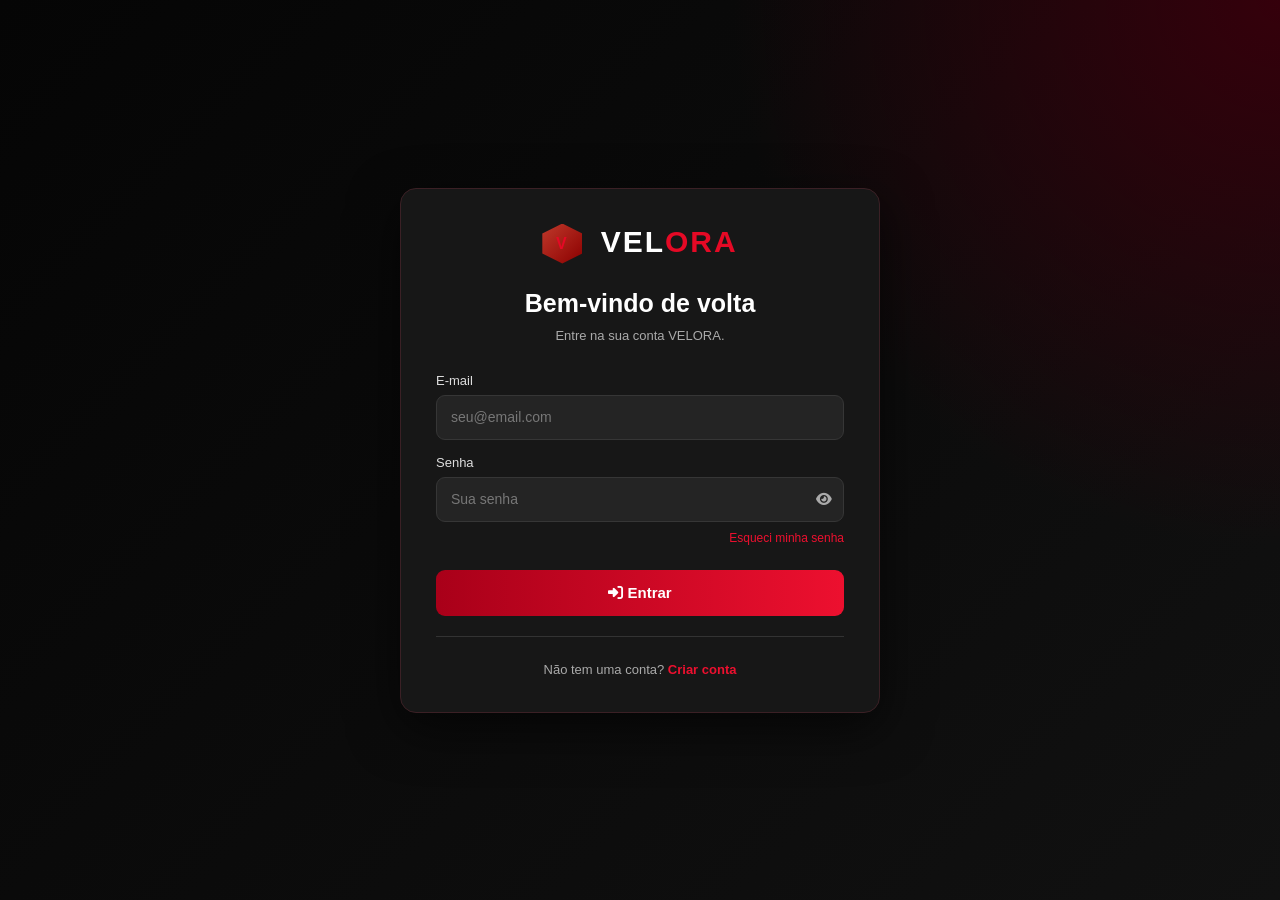
<file: pages/login.html>
<!DOCTYPE html>
<html lang="pt-BR">
<head>
  <meta charset="UTF-8" />
  <meta name="viewport" content="width=device-width, initial-scale=1.0" />
  <title>VELORA — Entrar</title>
  <link rel="stylesheet" href="https://cdnjs.cloudflare.com/ajax/libs/font-awesome/6.5.0/css/all.min.css" />
  <link rel="stylesheet" href="../css/cadastro.css" />
  <link rel="stylesheet" href="../css/responsivo.css" />
</head>
<body class="auth-page">

  <div class="auth-container">

    <div class="auth-logo">
      <span class="auth-logo-icon">V</span>
      VEL<span>ORA</span>
    </div>

    <h1 class="auth-title">Bem-vindo de volta</h1>
    <p class="auth-subtitle">Entre na sua conta VELORA.</p>

    <form class="auth-form" id="loginForm" novalidate>

      <!-- E-mail -->
      <div class="auth-group">
        <label for="email">E-mail</label>
        <input type="email" id="email" placeholder="seu@email.com" autocomplete="email" />
        <span class="auth-error" id="err-email"><i class="fa fa-circle-exclamation"></i> <span></span></span>
      </div>

      <!-- Senha -->
      <div class="auth-group">
        <label for="password">Senha</label>
        <div class="password-wrapper">
          <input type="password" id="password" placeholder="Sua senha" autocomplete="current-password" />
          <button type="button" class="password-toggle" data-target="password" aria-label="Mostrar senha">
            <i class="fa fa-eye"></i>
          </button>
        </div>
        <span class="auth-error" id="err-password"><i class="fa fa-circle-exclamation"></i> <span></span></span>
      </div>

      <div class="auth-forgot"><a href="#">Esqueci minha senha</a></div>

      <!-- Toast -->
      <div class="auth-toast" id="toast"></div>

      <!-- Submit -->
      <button type="submit" class="auth-button" id="submitBtn">
        <div class="auth-spinner" id="spinner"></div>
        <span id="btnText"><i class="fa fa-right-to-bracket"></i> Entrar</span>
      </button>

    </form>

    <div class="auth-divider"></div>

    <div class="auth-footer">
      Não tem uma conta? <a href="cadastro.html">Criar conta</a>
    </div>

  </div>

  <script>
    // Redirect if already logged in
    if (JSON.parse(localStorage.getItem('velora_session') || 'null')) {
      window.location.href = 'dashboard.html';
    }

    // Seed demo user if no users exist
    (function seedDemo() {
      const users = JSON.parse(localStorage.getItem('velora_users') || '[]');
      if (!users.length) {
        crypto.subtle.digest('SHA-256', new TextEncoder().encode('velora123'))
          .then(buf => {
            const hash = Array.from(new Uint8Array(buf)).map(b=>b.toString(16).padStart(2,'0')).join('');
            users.push({ id:'demo', name:'Hillary Nicoli', email:'hillary@velora.app', password: hash, createdAt: new Date().toISOString() });
            localStorage.setItem('velora_users', JSON.stringify(users));
          });
      }
    })();

    // Toggle senha
    document.querySelectorAll('.password-toggle').forEach(btn => {
      btn.addEventListener('click', () => {
        const input = document.getElementById(btn.dataset.target);
        const isText = input.type === 'text';
        input.type = isText ? 'password' : 'text';
        btn.querySelector('i').className = isText ? 'fa fa-eye' : 'fa fa-eye-slash';
      });
    });

    // Hash SHA-256
    async function hashPassword(pw) {
      const buf = await crypto.subtle.digest('SHA-256', new TextEncoder().encode(pw));
      return Array.from(new Uint8Array(buf)).map(b => b.toString(16).padStart(2,'0')).join('');
    }

    function setError(fieldId, msg) {
      const input = document.getElementById(fieldId);
      const err   = document.getElementById('err-' + fieldId);
      input.classList.add('error'); input.classList.remove('success');
      err.querySelector('span').textContent = msg;
      err.classList.add('show');
      return false;
    }

    function setOk(fieldId) {
      const input = document.getElementById(fieldId);
      const err   = document.getElementById('err-' + fieldId);
      input.classList.remove('error'); input.classList.add('success');
      err.classList.remove('show');
      return true;
    }

    function showToast(type, msg) {
      const t = document.getElementById('toast');
      t.className = `auth-toast ${type} show`;
      t.innerHTML = `<i class="fa fa-${type==='success'?'circle-check':'circle-xmark'}"></i> ${msg}`;
    }

    // Submit
    document.getElementById('loginForm').addEventListener('submit', async (e) => {
      e.preventDefault();
      const email = document.getElementById('email').value.trim();
      const pw    = document.getElementById('password').value;

      let valid = true;
      if (!/^[^\s@]+@[^\s@]+\.[^\s@]+$/.test(email)) valid = setError('email',    'E-mail inválido.');  else setOk('email');
      if (pw.length < 1)                              valid = setError('password', 'Informe sua senha.'); else setOk('password');
      if (!valid) return;

      const btn     = document.getElementById('submitBtn');
      const spinner = document.getElementById('spinner');
      const btnText = document.getElementById('btnText');
      btn.disabled = true; spinner.style.display = 'block'; btnText.style.display = 'none';

      const hash  = await hashPassword(pw);
      const users = JSON.parse(localStorage.getItem('velora_users') || '[]');
      const user  = users.find(u => u.email === email && u.password === hash);

      spinner.style.display = 'none'; btnText.style.display = 'flex'; btn.disabled = false;

      if (!user) {
        showToast('error', 'E-mail ou senha incorretos.');
        setError('email', ' ');
        setError('password', 'Credenciais inválidas.');
        return;
      }

      localStorage.setItem('velora_session', JSON.stringify({ id: user.id || user.email, name: user.name, email: user.email }));
      showToast('success', `Bem-vindo, ${user.name.split(' ')[0]}! Redirecionando…`);
      setTimeout(() => { window.location.href = 'dashboard.html'; }, 1600);
    });
  </script>
</body>
</html>
</file>
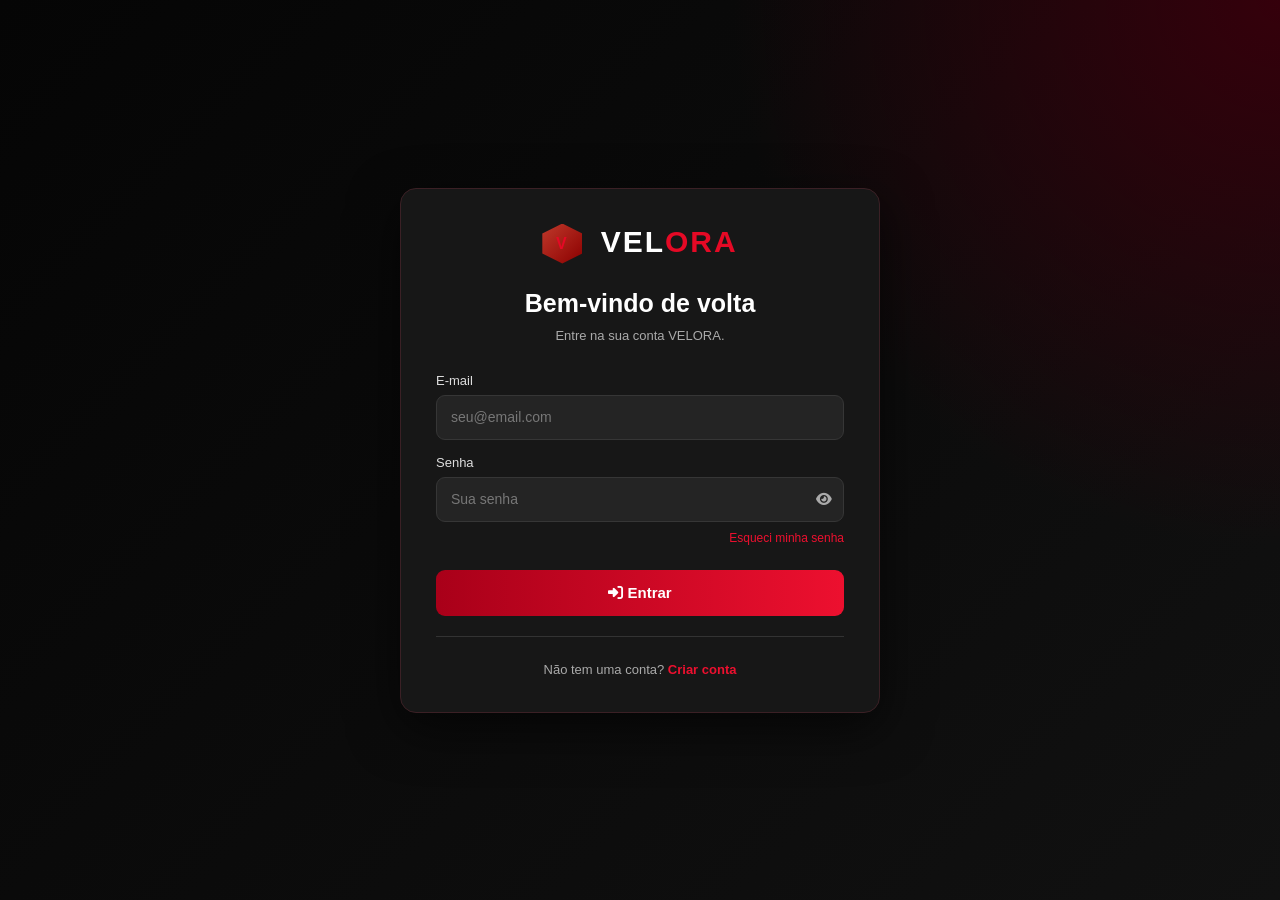
<file: pages/planejamento.html>
<!DOCTYPE html>
<html lang="pt-BR">
<head>
  <meta charset="UTF-8" />
  <meta name="viewport" content="width=device-width, initial-scale=1.0" />
  <title>VELORA — Planejamento e metas</title>
  <link rel="stylesheet" href="https://cdnjs.cloudflare.com/ajax/libs/font-awesome/6.5.0/css/all.min.css" />
  <link rel="stylesheet" href="../css/dashboard.css" />
  <link rel="stylesheet" href="../css/responsivo.css" />
  <script src="../js/velora.js"></script>
  <style>
    /* PAGE SPECIFICS */
    .page-grid { display: grid; grid-template-columns: 1fr 1fr; gap: 20px; margin-bottom: 24px; }
    .page-grid.full { grid-template-columns: 1fr; }

    .panel-header {
      display: flex; align-items: center; justify-content: space-between;
      margin-bottom: 20px; flex-wrap: wrap; gap: 10px;
    }
    .panel-header h2 { margin: 0; font-size: 15px; font-weight: 700; }

    /* BUDGET ITEMS */
    .budget-list { display: flex; flex-direction: column; gap: 16px; }

    .budget-item {
      background: #202020; border: 1px solid #2e2e2e;
      border-radius: 12px; padding: 16px;
    }

    .budget-item-top {
      display: flex; align-items: center; justify-content: space-between;
      margin-bottom: 10px;
    }

    .budget-item-left { display: flex; align-items: center; gap: 10px; }

    .budget-cat-icon {
      width: 34px; height: 34px; border-radius: 9px;
      background: #302025; color: var(--red);
      display: flex; align-items: center; justify-content: center; font-size: 14px;
    }

    .budget-name { font-size: 14px; font-weight: 600; }
    .budget-period { font-size: 11px; color: #555; margin-top: 2px; }

    .budget-values { text-align: right; }
    .budget-used { font-size: 14px; font-weight: 700; }
    .budget-limit { font-size: 11px; color: #555; }

    .progress { height: 8px; background: #333; border-radius: 20px; overflow: hidden; margin-bottom: 6px; }
    .progress-bar { height: 100%; border-radius: 20px; transition: width .5s ease; }
    .bar-green  { background: linear-gradient(90deg, #168d45, #4ade80); }
    .bar-yellow { background: linear-gradient(90deg, #b7791f, #f6c90e); }
    .bar-red    { background: linear-gradient(90deg, #a90019, #ed102f); }

    .budget-footer {
      display: flex; align-items: center; justify-content: space-between;
      font-size: 11px; color: #555;
    }

    .budget-alert { color: var(--red); font-weight: 600; display: flex; align-items: center; gap: 4px; }

    /* GOALS */
    .goals-list { display: flex; flex-direction: column; gap: 16px; }

    .goal-item {
      background: #202020; border: 1px solid #2e2e2e;
      border-radius: 12px; overflow: hidden;
      display: flex; gap: 0;
    }

    .goal-img {
      width: 90px; flex-shrink: 0;
      background: linear-gradient(135deg, #1a0a0a, #2d1010);
      display: flex; align-items: center; justify-content: center;
      font-size: 28px; color: #555;
      overflow: hidden;
    }

    .goal-img img { width: 100%; height: 100%; object-fit: cover; }

    .goal-body { flex: 1; padding: 14px 16px; }

    .goal-top {
      display: flex; align-items: flex-start; justify-content: space-between;
      margin-bottom: 8px; gap: 8px;
    }

    .goal-name { font-size: 14px; font-weight: 700; }
    .goal-deadline { font-size: 11px; color: #555; margin-top: 2px; display: flex; align-items: center; gap: 4px; }

    .goal-values {
      display: flex; align-items: center; gap: 6px;
      font-size: 13px; margin-bottom: 8px;
    }

    .goal-current { font-weight: 700; color: var(--green); }
    .goal-sep { color: #444; }
    .goal-target { color: #888; }

    .goal-remaining { font-size: 11px; color: #555; margin-top: 4px; }

    .goal-actions { display: flex; gap: 6px; margin-top: 10px; }

    .btn-aporte {
      background: rgba(34,197,94,.1); border: 1px solid rgba(34,197,94,.25);
      color: var(--green); border-radius: 7px; padding: 5px 12px;
      font-size: 12px; font-weight: 600; cursor: pointer; transition: all .2s;
      display: flex; align-items: center; gap: 5px;
    }
    .btn-aporte:hover { background: rgba(34,197,94,.2); }

    .btn-edit-sm {
      background: #2a2a2a; border: 1px solid #3a3a3a;
      color: #888; border-radius: 7px; padding: 5px 10px;
      font-size: 12px; cursor: pointer; transition: all .2s;
    }
    .btn-edit-sm:hover { border-color: var(--red); color: var(--red); }

    /* SUMMARY ROW */
    .summary-row {
      display: grid; grid-template-columns: repeat(3,1fr);
      gap: 12px; margin-bottom: 20px;
    }

    .sum-card {
      background: #202020; border: 1px solid #2e2e2e;
      border-radius: 10px; padding: 14px 16px;
    }

    .sum-label { font-size: 11px; color: #666; text-transform: uppercase; letter-spacing: .5px; margin-bottom: 6px; }
    .sum-value { font-size: 20px; font-weight: 800; }
    .sum-value.green  { color: var(--green); }
    .sum-value.red    { color: #ff354f; }
    .sum-value.yellow { color: #f6c90e; }

    /* MODAL */
    .modal-overlay {
      display: none; position: fixed; inset: 0;
      background: rgba(0,0,0,.8); z-index: 300;
      align-items: center; justify-content: center; padding: 20px;
    }
    .modal-overlay.open { display: flex; }

    .modal-box {
      background: #181818; border: 1px solid #3a2028;
      border-radius: 16px; padding: 32px; width: 100%; max-width: 500px;
      max-height: 90vh; overflow-y: auto;
      box-shadow: 0 24px 80px rgba(0,0,0,.7);
    }

    .modal-head {
      display: flex; align-items: center; justify-content: space-between;
      margin-bottom: 24px;
    }
    .modal-head h3 { font-size: 18px; font-weight: 800; margin: 0; }

    .modal-close-btn {
      width: 30px; height: 30px; border-radius: 7px;
      border: 1px solid #333; background: #222; color: #666;
      cursor: pointer; font-size: 13px;
      display: flex; align-items: center; justify-content: center; transition: all .2s;
    }
    .modal-close-btn:hover { border-color: var(--red); color: var(--red); }

    .form-grid { display: grid; grid-template-columns: 1fr 1fr; gap: 14px; }
    .form-grid .full { grid-column: 1 / -1; }

    .field { display: flex; flex-direction: column; gap: 6px; }
    .field label { font-size: 11px; font-weight: 600; color: #666; letter-spacing: .5px; text-transform: uppercase; }
    .field input, .field select, .field textarea {
      background: #222; border: 1px solid #333; color: #fff;
      border-radius: 9px; padding: 11px 13px; font-size: 13px;
      outline: none; transition: border-color .2s; font-family: inherit;
    }
    .field input::placeholder, .field textarea::placeholder { color: #555; }
    .field input:focus, .field select:focus { border-color: var(--red); }
    .field textarea { resize: vertical; min-height: 60px; }

    .modal-foot { display: flex; gap: 10px; margin-top: 22px; }

    .btn-save {
      flex: 1; padding: 12px;
      background: linear-gradient(90deg, #a90019, #ed102f);
      color: #fff; border: none; border-radius: 9px;
      font-size: 14px; font-weight: 700; cursor: pointer; transition: all .2s;
    }
    .btn-save:hover { box-shadow: 0 5px 18px rgba(229,9,37,.35); transform: translateY(-1px); }

    .btn-cancel {
      padding: 12px 18px; background: transparent;
      border: 1px solid #333; color: #666;
      border-radius: 9px; font-size: 14px; cursor: pointer; transition: all .2s;
    }
    .btn-cancel:hover { border-color: #555; color: #aaa; }

    /* APORTE MODAL */
    .aporte-info {
      background: #222; border: 1px solid #333; border-radius: 10px;
      padding: 14px; margin-bottom: 18px;
    }
    .aporte-info-row { display: flex; justify-content: space-between; padding: 5px 0; font-size: 13px; }
    .aporte-info-row span:first-child { color: #666; }
    .aporte-info-row span:last-child  { font-weight: 600; }

    /* TOAST */
    .toast {
      position: fixed; bottom: 26px; right: 26px; z-index: 400;
      background: #1a1a1a; border: 1px solid #2a2a2a; border-radius: 12px;
      padding: 13px 18px; font-size: 13px; font-weight: 500;
      display: flex; align-items: center; gap: 10px;
      transform: translateY(80px); opacity: 0;
      transition: all .3s ease; pointer-events: none;
    }
    .toast.show { transform: translateY(0); opacity: 1; }
    .toast.success { border-color: rgba(34,197,94,.3); color: var(--green); }
    .toast.error   { border-color: rgba(229,9,37,.3);  color: #ff354f; }
    .toast.warn    { border-color: rgba(246,201,14,.3); color: #f6c90e; }

    /* EMPTY */
    .empty-state { text-align: center; padding: 40px 20px; color: #444; }
    .empty-state i { font-size: 36px; margin-bottom: 10px; display: block; }
    .empty-state p { font-size: 13px; }

    @media (max-width: 900px) {
      .page-grid { grid-template-columns: 1fr; }
      .summary-row { grid-template-columns: 1fr 1fr; }
      .form-grid { grid-template-columns: 1fr; }
    }
    @media (max-width: 480px) {
      .summary-row { grid-template-columns: 1fr; }
      .goal-img { width: 70px; }
    }
  </style>
</head>
<body>

<button class="hamburger" id="hamburger"><i class="fa fa-bars"></i></button>
<div class="overlay" id="overlay"></div>

<div class="dashboard">

  <!-- SIDEBAR -->
  <aside class="sidebar" id="sidebar">
    <div class="sidebar-logo">VEL<span>ORA</span></div>
    <nav class="sidebar-menu">
      <a href="dashboard.html"><i class="fa fa-chart-pie"></i> Visão geral</a>
      <a href="transacoes.html"><i class="fa fa-arrow-right-arrow-left"></i> Transações</a>
      <a href="contas.html"><i class="fa fa-credit-card"></i> Cartões e contas</a>
      <a href="faturas.html"><i class="fa fa-file-invoice-dollar"></i> Faturas</a>
      <a href="planejamento.html" class="active"><i class="fa fa-bullseye"></i> Orçamento e metas</a>
      <a href="configuracoes.html"><i class="fa fa-sliders"></i> Categorias e config.</a>
    </nav>
    <div class="sidebar-footer">© 2025 VELORA</div>
  </aside>

  <!-- MAIN -->
  <main class="main-content">

    <!-- PAGE HEADER -->
    <div class="page-header">
      <div>
        <h1>Planejamento e metas</h1>
        <p>Controle seus gastos e conquiste seus objetivos.</p>
      </div>
      <div class="header-right">
        <div class="filters">
          <select id="filterMonth"></select>
          <select id="filterYear"></select>
        </div>
      </div>
    </div>

    <!-- SUMMARY ROW -->
    <div class="summary-row">
      <div class="sum-card">
        <div class="sum-label">Orçamento total</div>
        <div class="sum-value" id="sumBudget">R$ 0,00</div>
      </div>
      <div class="sum-card">
        <div class="sum-label">Total utilizado</div>
        <div class="sum-value red" id="sumUsed">R$ 0,00</div>
      </div>
      <div class="sum-card">
        <div class="sum-label">Saldo restante</div>
        <div class="sum-value green" id="sumLeft">R$ 0,00</div>
      </div>
    </div>

    <!-- MAIN GRID -->
    <div class="page-grid">

      <!-- BUDGET CARD -->
      <div class="panel">
        <div class="panel-header">
          <h2><i class="fa fa-wallet" style="color:var(--red);margin-right:8px"></i>Orçamento mensal</h2>
          <button class="btn-primary" id="btnNewBudget"><i class="fa fa-plus"></i> Novo</button>
        </div>
        <div class="budget-list" id="budgetList">
          <div class="empty-state"><i class="fa fa-wallet"></i><p>Nenhum orçamento criado.</p></div>
        </div>
      </div>

      <!-- GOALS CARD -->
      <div class="panel">
        <div class="panel-header">
          <h2><i class="fa fa-bullseye" style="color:var(--red);margin-right:8px"></i>Minhas metas</h2>
          <button class="btn-primary" id="btnNewGoal"><i class="fa fa-plus"></i> Nova</button>
        </div>
        <div class="goals-list" id="goalsList">
          <div class="empty-state"><i class="fa fa-flag"></i><p>Nenhuma meta criada.</p></div>
        </div>
      </div>

    </div>
  </main>
</div>

<!-- MODAL BUDGET -->
<div class="modal-overlay" id="budgetModal">
  <div class="modal-box">
    <div class="modal-head">
      <h3 id="budgetModalTitle">Novo orçamento</h3>
      <button class="modal-close-btn" id="budgetModalClose"><i class="fa fa-xmark"></i></button>
    </div>
    <div class="form-grid">
      <div class="field full">
        <label>Nome</label>
        <input type="text" id="bName" placeholder="Ex: Gastos do mês, Alimentação..." />
      </div>
      <div class="field">
        <label>Categoria</label>
        <select id="bCat">
          <option>Geral</option><option>Mercado</option><option>Transporte</option>
          <option>Lazer</option><option>Contas</option><option>Saúde</option><option>Outros</option>
        </select>
      </div>
      <div class="field">
        <label>Valor máximo (R$)</label>
        <input type="number" id="bLimit" placeholder="0,00" min="0" step="0.01" />
      </div>
      <div class="field">
        <label>Data inicial</label>
        <input type="date" id="bStart" />
      </div>
      <div class="field">
        <label>Data final</label>
        <input type="date" id="bEnd" />
      </div>
      <div class="field">
        <label>Período</label>
        <select id="bPeriod">
          <option value="monthly">Mensal</option>
          <option value="weekly">Semanal</option>
          <option value="custom">Personalizado</option>
        </select>
      </div>
    </div>
    <div class="modal-foot">
      <button class="btn-cancel" id="budgetCancel">Cancelar</button>
      <button class="btn-save" id="budgetSave"><i class="fa fa-check"></i> Salvar</button>
    </div>
  </div>
</div>

<!-- MODAL GOAL -->
<div class="modal-overlay" id="goalModal">
  <div class="modal-box">
    <div class="modal-head">
      <h3 id="goalModalTitle">Nova meta</h3>
      <button class="modal-close-btn" id="goalModalClose"><i class="fa fa-xmark"></i></button>
    </div>
    <div class="form-grid">
      <div class="field full">
        <label>Nome da meta</label>
        <input type="text" id="gName" placeholder="Ex: Viagem dos sonhos, Reserva..." />
      </div>
      <div class="field full">
        <label>Descrição</label>
        <textarea id="gDesc" placeholder="Descreva seu objetivo..."></textarea>
      </div>
      <div class="field">
        <label>Valor desejado (R$)</label>
        <input type="number" id="gTarget" placeholder="0,00" min="0" step="0.01" />
      </div>
      <div class="field">
        <label>Valor inicial (R$)</label>
        <input type="number" id="gCurrent" placeholder="0,00" min="0" step="0.01" />
      </div>
      <div class="field">
        <label>Prazo</label>
        <input type="date" id="gDeadline" />
      </div>
      <div class="field">
        <label>Emoji / ícone</label>
        <input type="text" id="gEmoji" placeholder="🏖️" maxlength="4" />
      </div>
    </div>
    <div class="modal-foot">
      <button class="btn-cancel" id="goalCancel">Cancelar</button>
      <button class="btn-save" id="goalSave"><i class="fa fa-check"></i> Salvar</button>
    </div>
  </div>
</div>

<!-- MODAL APORTE -->
<div class="modal-overlay" id="aporteModal">
  <div class="modal-box" style="max-width:400px">
    <div class="modal-head">
      <h3>Registrar aporte</h3>
      <button class="modal-close-btn" id="aporteClose"><i class="fa fa-xmark"></i></button>
    </div>
    <div class="aporte-info" id="aporteInfo"></div>
    <div class="form-grid">
      <div class="field full">
        <label>Valor do aporte (R$)</label>
        <input type="number" id="aporteValue" placeholder="0,00" min="0" step="0.01" />
      </div>
      <div class="field full">
        <label>Data</label>
        <input type="date" id="aporteDate" />
      </div>
    </div>
    <div class="modal-foot">
      <button class="btn-cancel" id="aporteCancel">Cancelar</button>
      <button class="btn-save" style="background:linear-gradient(90deg,#168d45,#4ade80);color:#000" id="aporteConfirm">
        <i class="fa fa-plus"></i> Confirmar aporte
      </button>
    </div>
  </div>
</div>

<!-- TOAST -->
<div class="toast" id="toast"></div>

<script>
// Helpers
const fmt     = v => VELORA.fmt(v);
const fmtDate = s => VELORA.fmtDate(s);
const today   = () => VELORA.todayISO();
const genId   = () => VELORA.genId();

function showToast(type, msg) { VELORA.showToast(type, msg); }

// Storage
function getBudgets() { return VELORA.db.getBudgets(); }
function saveBudgets(a){ VELORA.db.setBudgets(a); }
function getGoals()   { return VELORA.db.getGoals(); }
function saveGoals(a) { VELORA.db.setGoals(a); }
function getTransactions() { return VELORA.db.getTransactions(); }

// Filters
const months = ['Janeiro','Fevereiro','Março','Abril','Maio','Junho','Julho','Agosto','Setembro','Outubro','Novembro','Dezembro'];
const selMonth = document.getElementById('filterMonth');
const selYear  = document.getElementById('filterYear');
const now = new Date();

months.forEach((m, i) => {
  const o = document.createElement('option');
  o.value = i; o.textContent = m;
  if (i === now.getMonth()) o.selected = true;
  selMonth.appendChild(o);
});
for (let y = now.getFullYear(); y >= now.getFullYear()-3; y--) {
  const o = document.createElement('option');
  o.value = y; o.textContent = y;
  if (y === now.getFullYear()) o.selected = true;
  selYear.appendChild(o);
}

// Compute used amount for a budget from transactions
function computeUsed(budget) {
  const txs = getTransactions();
  return txs
    .filter(t => {
      if (t.type !== 'expense') return false;
      if (budget.category !== 'Geral' && t.category !== budget.category) return false;
      const d = new Date(t.date + 'T00:00:00');
      const s = new Date(budget.start + 'T00:00:00');
      const e = new Date(budget.end   + 'T00:00:00');
      return d >= s && d <= e;
    })
    .reduce((sum, t) => sum + t.amount, 0);
}

// Bar color
function barClass(pct) {
  if (pct >= 90) return 'bar-red';
  if (pct >= 65) return 'bar-yellow';
  return 'bar-green';
}

// Render
function render() {
  const month = parseInt(selMonth.value);
  const year  = parseInt(selYear.value);

  // Filter budgets by selected month
  const budgets = getBudgets().filter(b => {
    const s = new Date(b.start + 'T00:00:00');
    const e = new Date(b.end   + 'T00:00:00');
    const mStart = new Date(year, month, 1);
    const mEnd   = new Date(year, month+1, 0);
    return s <= mEnd && e >= mStart;
  });

  // Summary
  let totalLimit = 0, totalUsed = 0;
  budgets.forEach(b => {
    const used = computeUsed(b);
    totalLimit += b.limit;
    totalUsed  += Math.min(used, b.limit);
  });
  const totalLeft = totalLimit - totalUsed;

  document.getElementById('sumBudget').textContent = fmt(totalLimit);
  document.getElementById('sumUsed').textContent   = fmt(totalUsed);
  document.getElementById('sumLeft').textContent   = fmt(Math.max(0, totalLeft));
  document.getElementById('sumLeft').className     = `sum-value ${totalLeft < 0 ? 'red' : 'green'}`;

  // Budget list
  const bl = document.getElementById('budgetList');
  if (!budgets.length) {
    bl.innerHTML = '<div class="empty-state"><i class="fa fa-wallet"></i><p>Nenhum orçamento para este período.</p></div>';
  } else {
    bl.innerHTML = budgets.map(b => {
      const used = computeUsed(b);
      const pct  = Math.min(100, Math.round((used / b.limit) * 100));
      const cls  = barClass(pct);
      const over = used > b.limit;
      return `
        <div class="budget-item">
          <div class="budget-item-top">
            <div class="budget-item-left">
              <div class="budget-cat-icon"><i class="fa fa-tag"></i></div>
              <div>
                <div class="budget-name">${b.name}</div>
                <div class="budget-period">${b.category} · ${fmtDate(b.start)} – ${fmtDate(b.end)}</div>
              </div>
            </div>
            <div class="budget-values">
              <div class="budget-used" style="color:${over?'#ff354f':'#fff'}">${fmt(used)}</div>
              <div class="budget-limit">de ${fmt(b.limit)}</div>
            </div>
          </div>
          <div class="progress"><div class="progress-bar ${cls}" style="width:${pct}%"></div></div>
          <div class="budget-footer">
            <span>${pct}% utilizado</span>
            ${over
              ? '<span class="budget-alert"><i class="fa fa-triangle-exclamation"></i> Limite ultrapassado!</span>'
              : `<span style="color:#555">Restam ${fmt(b.limit - used)}</span>`
            }
            <div style="display:flex;gap:5px">
              <button class="btn-edit-sm" onclick="openEditBudget(${b.id})"><i class="fa fa-pen"></i></button>
              <button class="btn-edit-sm" onclick="deleteBudget(${b.id})" style="color:#ff354f"><i class="fa fa-trash"></i></button>
            </div>
          </div>
        </div>`;
    }).join('');
  }

  // Goals list
  const goals = getGoals();
  const gl = document.getElementById('goalsList');
  if (!goals.length) {
    gl.innerHTML = '<div class="empty-state"><i class="fa fa-flag"></i><p>Nenhuma meta criada.</p></div>';
  } else {
    gl.innerHTML = goals.map(g => {
      const pct  = Math.min(100, Math.round((g.current / g.target) * 100));
      const left = Math.max(0, g.target - g.current);
      const due  = new Date(g.deadline + 'T00:00:00');
      const daysLeft = Math.ceil((due - new Date()) / 86400000);
      return `
        <div class="goal-item">
          <div class="goal-img">${g.emoji || '🎯'}</div>
          <div class="goal-body">
            <div class="goal-top">
              <div>
                <div class="goal-name">${g.name}</div>
                <div class="goal-deadline"><i class="fa fa-calendar"></i> ${fmtDate(g.deadline)}
                  ${daysLeft > 0 ? `<span style="color:#555">(${daysLeft}d)</span>` : '<span style="color:#ff354f">Vencida</span>'}
                </div>
              </div>
              <div style="display:flex;gap:5px">
                <button class="btn-edit-sm" onclick="openEditGoal(${g.id})"><i class="fa fa-pen"></i></button>
                <button class="btn-edit-sm" onclick="deleteGoal(${g.id})" style="color:#ff354f"><i class="fa fa-trash"></i></button>
              </div>
            </div>
            <div class="goal-values">
              <span class="goal-current">${fmt(g.current)}</span>
              <span class="goal-sep">/</span>
              <span class="goal-target">${fmt(g.target)}</span>
              <span style="font-size:12px;color:#555;margin-left:4px">(${pct}%)</span>
            </div>
            <div class="progress"><div class="progress-bar bar-green" style="width:${pct}%"></div></div>
            <div class="goal-remaining">Faltam ${fmt(left)} para atingir o objetivo</div>
            <div class="goal-actions">
              <button class="btn-aporte" onclick="openAporte(${g.id})"><i class="fa fa-plus"></i> Aporte</button>
            </div>
          </div>
        </div>`;
    }).join('');
  }
}

selMonth.addEventListener('change', render);
selYear.addEventListener('change',  render);
window.addEventListener('velora:update', render);
window.addEventListener('storage', render);

// ── BUDGET MODAL ──
let editBudgetId = null;

function openBudgetModal() { document.getElementById('budgetModal').classList.add('open'); }
function closeBudgetModal() { document.getElementById('budgetModal').classList.remove('open'); editBudgetId = null; }

document.getElementById('btnNewBudget').addEventListener('click', () => {
  editBudgetId = null;
  document.getElementById('budgetModalTitle').textContent = 'Novo orçamento';
  document.getElementById('bName').value    = '';
  document.getElementById('bCat').value     = 'Geral';
  document.getElementById('bLimit').value   = '';
  document.getElementById('bStart').value   = today();
  document.getElementById('bEnd').value     = today();
  document.getElementById('bPeriod').value  = 'monthly';
  openBudgetModal();
});

document.getElementById('budgetModalClose').addEventListener('click', closeBudgetModal);
document.getElementById('budgetCancel').addEventListener('click', closeBudgetModal);
document.getElementById('budgetModal').addEventListener('click', e => { if(e.target===e.currentTarget) closeBudgetModal(); });

document.getElementById('budgetSave').addEventListener('click', () => {
  const name  = document.getElementById('bName').value.trim();
  const limit = parseFloat(document.getElementById('bLimit').value);
  const start = document.getElementById('bStart').value;
  const end   = document.getElementById('bEnd').value;
  if (!name || !limit || !start || !end || limit <= 0) { showToast('error', 'Preencha todos os campos.'); return; }

  const b = {
    id:       editBudgetId || genId(),
    name,
    category: document.getElementById('bCat').value,
    limit,
    start, end,
    period:   document.getElementById('bPeriod').value,
  };

  let arr = getBudgets();
  if (editBudgetId) { arr = arr.map(x => x.id === editBudgetId ? b : x); showToast('success', 'Orçamento atualizado!'); }
  else              { arr.unshift(b); showToast('success', 'Orçamento criado!'); }
  saveBudgets(arr);
  closeBudgetModal();
  render();
});

function openEditBudget(id) {
  const b = getBudgets().find(x => x.id === id); if (!b) return;
  editBudgetId = id;
  document.getElementById('budgetModalTitle').textContent = 'Editar orçamento';
  document.getElementById('bName').value   = b.name;
  document.getElementById('bCat').value    = b.category;
  document.getElementById('bLimit').value  = b.limit;
  document.getElementById('bStart').value  = b.start;
  document.getElementById('bEnd').value    = b.end;
  document.getElementById('bPeriod').value = b.period;
  openBudgetModal();
}

function deleteBudget(id) {
  if (!confirm('Excluir este orçamento?')) return;
  saveBudgets(getBudgets().filter(x => x.id !== id));
  showToast('success', 'Orçamento excluído.'); render();
}

// ── GOAL MODAL ──
let editGoalId = null;

function openGoalModal() { document.getElementById('goalModal').classList.add('open'); }
function closeGoalModal() { document.getElementById('goalModal').classList.remove('open'); editGoalId = null; }

document.getElementById('btnNewGoal').addEventListener('click', () => {
  editGoalId = null;
  document.getElementById('goalModalTitle').textContent = 'Nova meta';
  document.getElementById('gName').value     = '';
  document.getElementById('gDesc').value     = '';
  document.getElementById('gTarget').value   = '';
  document.getElementById('gCurrent').value  = '';
  document.getElementById('gDeadline').value = today();
  document.getElementById('gEmoji').value    = '';
  openGoalModal();
});

document.getElementById('goalModalClose').addEventListener('click', closeGoalModal);
document.getElementById('goalCancel').addEventListener('click', closeGoalModal);
document.getElementById('goalModal').addEventListener('click', e => { if(e.target===e.currentTarget) closeGoalModal(); });

document.getElementById('goalSave').addEventListener('click', () => {
  const name    = document.getElementById('gName').value.trim();
  const target  = parseFloat(document.getElementById('gTarget').value);
  const current = parseFloat(document.getElementById('gCurrent').value) || 0;
  const deadline= document.getElementById('gDeadline').value;
  if (!name || !target || !deadline || target <= 0) { showToast('error', 'Preencha todos os campos.'); return; }

  const g = {
    id:       editGoalId || genId(),
    name,
    desc:     document.getElementById('gDesc').value.trim(),
    target, current, deadline,
    emoji:    document.getElementById('gEmoji').value || '🎯',
  };

  let arr = getGoals();
  if (editGoalId) { arr = arr.map(x => x.id === editGoalId ? g : x); showToast('success', 'Meta atualizada!'); }
  else            { arr.unshift(g); showToast('success', 'Meta criada!'); }
  saveGoals(arr);
  closeGoalModal();
  render();
});

function openEditGoal(id) {
  const g = getGoals().find(x => x.id === id); if (!g) return;
  editGoalId = id;
  document.getElementById('goalModalTitle').textContent = 'Editar meta';
  document.getElementById('gName').value     = g.name;
  document.getElementById('gDesc').value     = g.desc;
  document.getElementById('gTarget').value   = g.target;
  document.getElementById('gCurrent').value  = g.current;
  document.getElementById('gDeadline').value = g.deadline;
  document.getElementById('gEmoji').value    = g.emoji;
  openGoalModal();
}

function deleteGoal(id) {
  if (!confirm('Excluir esta meta?')) return;
  saveGoals(getGoals().filter(x => x.id !== id));
  showToast('success', 'Meta excluída.'); render();
}

// ── APORTE MODAL ──
let aporteGoalId = null;

function openAporte(id) {
  const g = getGoals().find(x => x.id === id); if (!g) return;
  aporteGoalId = id;
  document.getElementById('aporteInfo').innerHTML = `
    <div class="aporte-info-row"><span>Meta</span><span>${g.name}</span></div>
    <div class="aporte-info-row"><span>Acumulado</span><span>${fmt(g.current)}</span></div>
    <div class="aporte-info-row"><span>Objetivo</span><span>${fmt(g.target)}</span></div>
    <div class="aporte-info-row"><span>Faltam</span><span>${fmt(Math.max(0, g.target - g.current))}</span></div>
  `;
  document.getElementById('aporteValue').value = '';
  document.getElementById('aporteDate').value  = today();
  document.getElementById('aporteModal').classList.add('open');
}

function closeAporte() { document.getElementById('aporteModal').classList.remove('open'); aporteGoalId = null; }
document.getElementById('aporteClose').addEventListener('click', closeAporte);
document.getElementById('aporteCancel').addEventListener('click', closeAporte);
document.getElementById('aporteModal').addEventListener('click', e => { if(e.target===e.currentTarget) closeAporte(); });

document.getElementById('aporteConfirm').addEventListener('click', () => {
  const val = parseFloat(document.getElementById('aporteValue').value);
  if (!val || val <= 0) { showToast('error', 'Informe um valor válido.'); return; }

  const arr = getGoals().map(g => {
    if (g.id !== aporteGoalId) return g;
    const newCurrent = Math.min(g.target, g.current + val);
    return { ...g, current: newCurrent };
  });
  saveGoals(arr);

  const g = arr.find(x => x.id === aporteGoalId);
  if (g && g.current >= g.target) showToast('success', `🎉 Meta "${g.name}" atingida!`);
  else showToast('success', `Aporte de ${fmt(val)} registrado!`);

  closeAporte();
  render();
});

// Init
render();
window.addEventListener('velora:update', render);
window.addEventListener('storage', render);
</script>
</body>
</html>
</file>
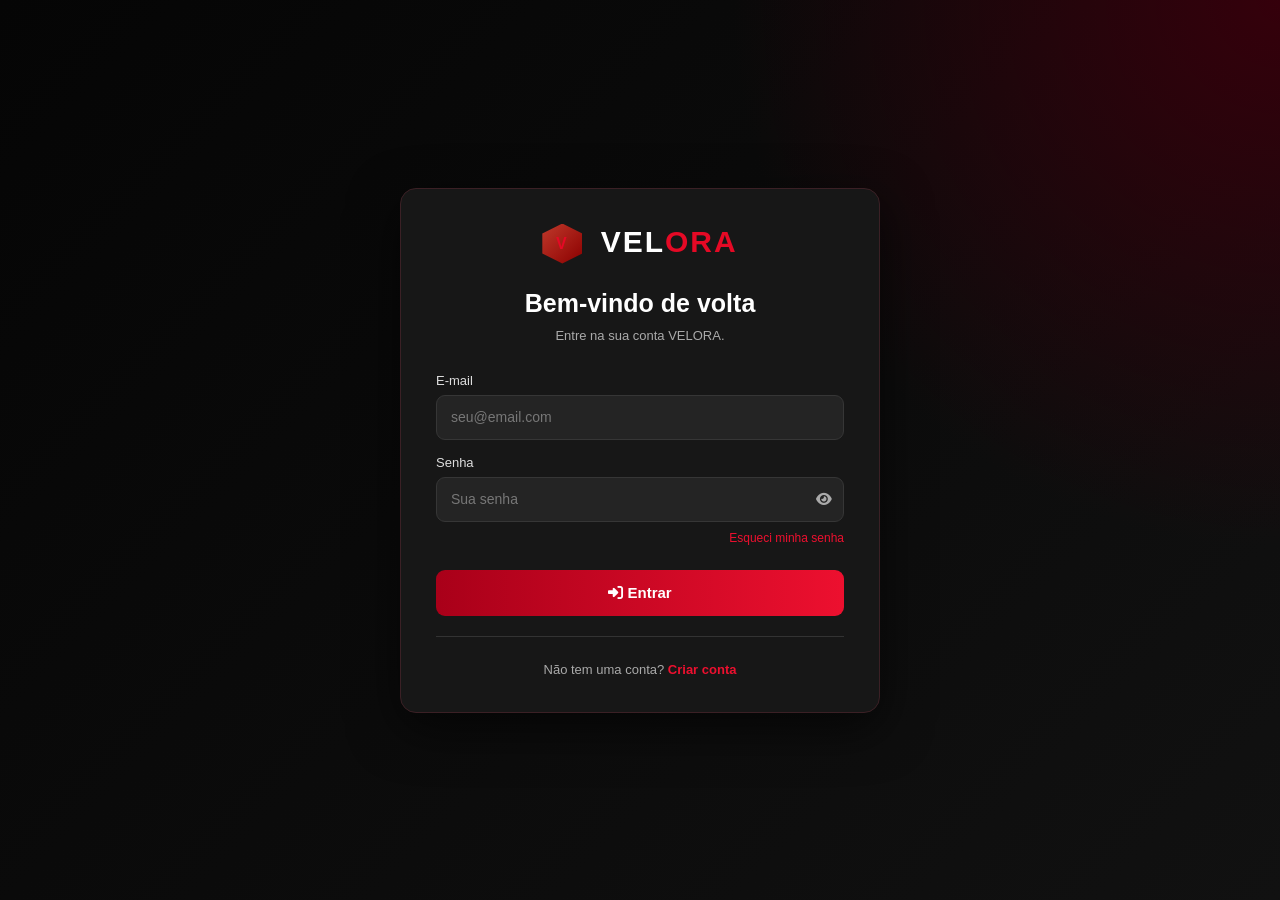
<file: pages/transacoes.html>
<!DOCTYPE html>
<html lang="pt-BR">
<head>
  <meta charset="UTF-8" />
  <meta name="viewport" content="width=device-width, initial-scale=1.0" />
  <title>VELORA — Transações</title>
  <link rel="stylesheet" href="https://cdnjs.cloudflare.com/ajax/libs/font-awesome/6.5.0/css/all.min.css" />
  <link rel="stylesheet" href="../css/responsivo.css" />
  <script src="../js/velora.js" defer></script>
  <style>
    *, *::before, *::after { box-sizing: border-box; margin: 0; padding: 0; }
    body { font-family: 'Segoe UI', sans-serif; background: #0a0a0a; color: #fff; min-height: 100vh; }
    .layout { display: flex; min-height: 100vh; }
    .sidebar {
      width: 240px; min-height: 100vh; background: #111;
      border-right: 1px solid #1e1e1e; display: flex; flex-direction: column;
      padding: 32px 0; position: fixed; top: 0; left: 0;
      z-index: 100; transition: transform .3s ease;
    }
    .sidebar-logo { font-size: 22px; font-weight: 800; letter-spacing: 2px; padding: 0 24px 36px; }
    .sidebar-logo span { color: #e50925; }
    .sidebar-menu { display: flex; flex-direction: column; gap: 4px; flex: 1; padding: 0 12px; }
    .sidebar-menu a {
      display: flex; align-items: center; gap: 12px; padding: 11px 12px;
      color: #888; text-decoration: none; font-size: 13px; border-radius: 8px; transition: all .2s;
    }
    .sidebar-menu a:hover, .sidebar-menu a.active {
      background: linear-gradient(90deg,#a90019,#69000f); color: #fff;
    }
    .sidebar-menu a i { width: 18px; text-align: center; font-size: 14px; }
    .sidebar-footer { padding: 24px; border-top: 1px solid #1e1e1e; font-size: 11px; color: #444; letter-spacing: 1px; }
    .hamburger {
      display: none; position: fixed; top: 18px; left: 18px; z-index: 200;
      background: #1a1a1a; border: 1px solid #2a2a2a; color: #e74c3c;
      width: 42px; height: 42px; border-radius: 8px; font-size: 18px;
      cursor: pointer; align-items: center; justify-content: center;
    }
    .overlay { display: none; position: fixed; inset: 0; background: rgba(0,0,0,.6); z-index: 99; }
    /* MAIN */
    .main {
      margin-left: 240px; flex: 1; padding: 40px 40px 60px;
      background: radial-gradient(ellipse 60% 40% at 90% 0%, rgba(139,0,0,.15) 0%, transparent 70%), #0a0a0a;
    }

    /* TOPBAR */
    .topbar { display: flex; align-items: flex-start; justify-content: space-between; margin-bottom: 28px; flex-wrap: wrap; gap: 16px; }
    .topbar-left h1 { font-size: 22px; font-weight: 800; }
    .topbar-left p { font-size: 13px; color: #555; margin-top: 3px; }
    .btn-new {
      display: inline-flex; align-items: center; gap: 8px;
      background: linear-gradient(135deg, #c0392b, #8b0000);
      color: #fff; border: none; border-radius: 10px;
      padding: 11px 22px; font-size: 14px; font-weight: 700;
      cursor: pointer; box-shadow: 0 4px 20px rgba(192,57,43,.35);
      transition: all .2s; white-space: nowrap;
    }
    .btn-new:hover { transform: translateY(-2px); box-shadow: 0 8px 28px rgba(192,57,43,.5); }

    /* FILTER BAR */
    .filter-bar {
      display: flex; flex-wrap: wrap; gap: 10px;
      background: #141414; border: 1px solid #1e1e1e;
      border-radius: 14px; padding: 16px 20px; margin-bottom: 24px;
    }
    .filter-bar select, .filter-bar input {
      background: #1a1a1a; border: 1px solid #2a2a2a; color: #ccc;
      border-radius: 8px; padding: 9px 12px; font-size: 13px;
      outline: none; transition: border-color .2s; min-width: 140px;
    }
    .filter-bar select:focus, .filter-bar input:focus { border-color: #c0392b; }
    .filter-bar input { flex: 1; min-width: 180px; }
    .filter-bar input::placeholder { color: #444; }
    .btn-clear {
      background: transparent; border: 1px solid #2a2a2a; color: #666;
      border-radius: 8px; padding: 9px 14px; font-size: 13px; cursor: pointer;
      transition: all .2s;
    }
    .btn-clear:hover { border-color: #e74c3c; color: #e74c3c; }

    /* TABLE CARD */
    .table-card { background: #141414; border: 1px solid #1e1e1e; border-radius: 16px; overflow: hidden; }
    .table-header {
      display: flex; align-items: center; justify-content: space-between;
      padding: 20px 24px; border-bottom: 1px solid #1e1e1e; flex-wrap: wrap; gap: 10px;
    }
    .table-header-title { font-size: 15px; font-weight: 700; }
    .table-meta { font-size: 12px; color: #555; }

    /* SORT CONTROLS */
    .sort-btns { display: flex; gap: 6px; }
    .sort-btn {
      background: #1a1a1a; border: 1px solid #2a2a2a; color: #666;
      border-radius: 6px; padding: 5px 10px; font-size: 11px; cursor: pointer;
      transition: all .2s; display: flex; align-items: center; gap: 4px;
    }
    .sort-btn:hover, .sort-btn.active { border-color: #c0392b; color: #e74c3c; }

    /* TABLE */
    .table-wrap { overflow-x: auto; }
    table { width: 100%; border-collapse: collapse; }
    thead th {
      padding: 12px 16px; text-align: left; font-size: 11px;
      font-weight: 600; color: #555; letter-spacing: .5px;
      text-transform: uppercase; border-bottom: 1px solid #1e1e1e;
      white-space: nowrap;
    }
    tbody tr { border-bottom: 1px solid #1a1a1a; transition: background .15s; }
    tbody tr:last-child { border-bottom: none; }
    tbody tr:hover { background: rgba(255,255,255,.02); }
    tbody td { padding: 14px 16px; font-size: 14px; vertical-align: middle; }

    .td-date { color: #888; font-size: 13px; white-space: nowrap; }
    .td-desc { font-weight: 600; }
    .td-desc small { display: block; font-size: 11px; color: #555; font-weight: 400; margin-top: 2px; }

    .badge {
      display: inline-flex; align-items: center; gap: 5px;
      padding: 4px 10px; border-radius: 20px;
      font-size: 11px; font-weight: 600; white-space: nowrap;
    }
    .badge-cat { background: #1e1e1e; color: #aaa; }
    .badge-income  { background: rgba(46,204,113,.12); color: #2ecc71; }
    .badge-expense { background: rgba(231,76,60,.12);  color: #e74c3c; }
    .badge-paid    { background: rgba(46,204,113,.1);  color: #2ecc71; }
    .badge-pending { background: rgba(243,156,18,.1);  color: #f39c12; }

    .td-value { font-weight: 700; white-space: nowrap; }
    .td-value.pos { color: #2ecc71; }
    .td-value.neg { color: #e74c3c; }

    .action-btns { display: flex; gap: 6px; }
    .action-btn {
      width: 30px; height: 30px; border-radius: 7px; border: 1px solid #2a2a2a;
      background: #1a1a1a; color: #666; cursor: pointer; font-size: 12px;
      display: flex; align-items: center; justify-content: center; transition: all .2s;
    }
    .action-btn:hover { border-color: #c0392b; color: #e74c3c; }
    .action-btn.del:hover { border-color: #e74c3c; background: rgba(231,76,60,.1); }

    /* EMPTY STATE */
    .empty-state {
      text-align: center; padding: 60px 20px; color: #444;
    }
    .empty-state i { font-size: 40px; margin-bottom: 12px; display: block; }
    .empty-state p { font-size: 14px; }

    /* PAGINATION */
    .pagination {
      display: flex; align-items: center; justify-content: space-between;
      padding: 16px 24px; border-top: 1px solid #1e1e1e; flex-wrap: wrap; gap: 10px;
    }
    .pagination-info { font-size: 12px; color: #555; }
    .pagination-btns { display: flex; gap: 6px; }
    .page-btn {
      width: 32px; height: 32px; border-radius: 7px; border: 1px solid #2a2a2a;
      background: #1a1a1a; color: #666; cursor: pointer; font-size: 13px;
      display: flex; align-items: center; justify-content: center; transition: all .2s;
    }
    .page-btn:hover, .page-btn.active { border-color: #c0392b; color: #e74c3c; background: rgba(192,57,43,.1); }
    .page-btn:disabled { opacity: .3; cursor: not-allowed; }

    /* MODAL OVERLAY */
    .modal-overlay {
      display: none; position: fixed; inset: 0;
      background: rgba(0,0,0,.75); z-index: 300;
      align-items: center; justify-content: center; padding: 20px;
    }
    .modal-overlay.open { display: flex; }

    /* MODAL */
    .modal {
      background: #141414; border: 1px solid #222; border-radius: 20px;
      padding: 36px; width: 100%; max-width: 520px;
      max-height: 90vh; overflow-y: auto;
      box-shadow: 0 24px 80px rgba(0,0,0,.7);
    }
    .modal-header { display: flex; align-items: center; justify-content: space-between; margin-bottom: 28px; }
    .modal-title { font-size: 18px; font-weight: 800; }
    .modal-close {
      width: 32px; height: 32px; border-radius: 8px; border: 1px solid #2a2a2a;
      background: #1a1a1a; color: #666; cursor: pointer; font-size: 14px;
      display: flex; align-items: center; justify-content: center; transition: all .2s;
    }
    .modal-close:hover { border-color: #e74c3c; color: #e74c3c; }

    /* TYPE TOGGLE */
    .type-toggle { display: flex; gap: 8px; margin-bottom: 20px; }
    .type-btn {
      flex: 1; padding: 10px; border-radius: 10px; border: 1px solid #2a2a2a;
      background: #1a1a1a; color: #666; cursor: pointer; font-size: 13px;
      font-weight: 600; transition: all .2s; display: flex; align-items: center;
      justify-content: center; gap: 6px;
    }
    .type-btn.income.active  { border-color: #2ecc71; color: #2ecc71; background: rgba(46,204,113,.1); }
    .type-btn.expense.active { border-color: #e74c3c; color: #e74c3c; background: rgba(231,76,60,.1); }

    /* FORM GRID */
    .form-grid { display: grid; grid-template-columns: 1fr 1fr; gap: 14px; }
    .form-grid .full { grid-column: 1 / -1; }
    .field { display: flex; flex-direction: column; gap: 6px; }
    .field label { font-size: 11px; font-weight: 600; color: #666; letter-spacing: .5px; text-transform: uppercase; }
    .field input, .field select, .field textarea {
      background: #1a1a1a; border: 1px solid #2a2a2a; color: #fff;
      border-radius: 9px; padding: 11px 13px; font-size: 13px;
      outline: none; transition: border-color .2s; font-family: inherit;
    }
    .field input::placeholder, .field textarea::placeholder { color: #444; }
    .field input:focus, .field select:focus, .field textarea:focus { border-color: #c0392b; }
    .field textarea { resize: vertical; min-height: 70px; }

    /* MODAL FOOTER */
    .modal-footer { display: flex; gap: 10px; margin-top: 24px; }
    .btn-save {
      flex: 1; padding: 13px; background: linear-gradient(135deg, #c0392b, #8b0000);
      color: #fff; border: none; border-radius: 10px; font-size: 14px;
      font-weight: 700; cursor: pointer; transition: all .2s;
    }
    .btn-save:hover { transform: translateY(-1px); box-shadow: 0 6px 20px rgba(192,57,43,.4); }
    .btn-cancel {
      padding: 13px 20px; background: transparent; border: 1px solid #2a2a2a;
      color: #666; border-radius: 10px; font-size: 14px; cursor: pointer; transition: all .2s;
    }
    .btn-cancel:hover { border-color: #444; color: #aaa; }

    /* DETAIL MODAL */
    .detail-row { display: flex; justify-content: space-between; padding: 12px 0; border-bottom: 1px solid #1e1e1e; font-size: 14px; }
    .detail-row:last-child { border-bottom: none; }
    .detail-label { color: #555; }
    .detail-value { font-weight: 600; }

    /* TOAST */
    .toast {
      position: fixed; bottom: 28px; right: 28px; z-index: 400;
      background: #1a1a1a; border: 1px solid #2a2a2a; border-radius: 12px;
      padding: 14px 20px; font-size: 13px; font-weight: 500;
      display: flex; align-items: center; gap: 10px;
      transform: translateY(80px); opacity: 0;
      transition: all .3s ease; pointer-events: none;
    }
    .toast.show { transform: translateY(0); opacity: 1; }
    .toast.success { border-color: rgba(46,204,113,.3); color: #2ecc71; }
    .toast.error   { border-color: rgba(231,76,60,.3);  color: #e74c3c; }

    /* RESPONSIVE */
    @media (max-width: 900px) {
      .sidebar { transform: translateX(-100%); }
      .sidebar.open { transform: translateX(0); }
      .overlay.open { display: block; }
      .hamburger { display: flex; }
      .main { margin-left: 0; padding: 80px 16px 40px; }
      .form-grid { grid-template-columns: 1fr; }
    }
  </style>
</head>
<body>
<button class="hamburger" id="hamburger"><i class="fa fa-bars"></i></button>
<div class="overlay" id="overlay"></div>

<div class="layout">
  <aside class="sidebar" id="sidebar">
    <div class="sidebar-logo">VEL<span>ORA</span></div>
    <nav class="sidebar-menu">
      <a href="dashboard.html"><i class="fa fa-chart-pie"></i> Visão geral</a>
      <a href="transacoes.html" class="active"><i class="fa fa-arrow-right-arrow-left"></i> Transações</a>
      <a href="contas.html"><i class="fa fa-credit-card"></i> Cartões e contas</a>
      <a href="faturas.html"><i class="fa fa-file-invoice-dollar"></i> Faturas</a>
      <a href="planejamento.html"><i class="fa fa-bullseye"></i> Orçamento e metas</a>
      <a href="configuracoes.html"><i class="fa fa-sliders"></i> Categorias e config.</a>
    </nav>
    <div class="sidebar-footer">© 2025 VELORA</div>
  </aside>

  <main class="main">
    <!-- TOPBAR -->
    <div class="topbar">
      <div class="topbar-left">
        <h1>Transações</h1>
        <p>Acompanhe todas as suas movimentações.</p>
      </div>
      <button class="btn-new" id="btnNew"><i class="fa fa-plus"></i> Nova transação</button>
    </div>

    <!-- FILTER BAR -->
    <div class="filter-bar">
      <select id="fType">
        <option value="">Todos os tipos</option>
        <option value="income">Receita</option>
        <option value="expense">Despesa</option>
      </select>
      <select id="fCategory">
        <option value="">Todas as categorias</option>
      </select>
      <select id="fPeriod">
        <option value="month">Este mês</option>
        <option value="last">Mês anterior</option>
        <option value="3months">Últimos 3 meses</option>
        <option value="all">Todos</option>
      </select>
      <input type="text" id="fSearch" placeholder="Pesquisar por descrição..." />
      <button class="btn-clear" id="btnClear"><i class="fa fa-xmark"></i> Limpar</button>
    </div>

    <!-- TABLE CARD -->
    <div class="table-card">
      <div class="table-header">
        <div>
          <div class="table-header-title">Movimentações</div>
          <div class="table-meta" id="tableMeta">0 registros</div>
        </div>
        <div class="sort-btns">
          <button class="sort-btn active" id="sortDate" data-field="date">
            <i class="fa fa-calendar"></i> Data <i class="fa fa-arrow-down-short-wide" id="sortDateIcon"></i>
          </button>
          <button class="sort-btn" id="sortValue" data-field="amount">
            <i class="fa fa-dollar-sign"></i> Valor
          </button>
        </div>
      </div>

      <div class="table-wrap">
        <table>
          <thead>
            <tr>
              <th>Data</th>
              <th>Descrição</th>
              <th>Categoria</th>
              <th>Tipo</th>
              <th>Valor</th>
              <th>Situação</th>
              <th>Ações</th>
            </tr>
          </thead>
          <tbody id="tableBody"></tbody>
        </table>
        <div class="empty-state" id="emptyState" style="display:none">
          <i class="fa fa-receipt"></i>
          <p>Nenhuma transação encontrada.</p>
        </div>
      </div>

      <div class="pagination">
        <div class="pagination-info" id="pageInfo">Página 1 de 1</div>
        <div class="pagination-btns" id="pageBtns"></div>
      </div>
    </div>
  </main>
</div>

<!-- MODAL FORM -->
<div class="modal-overlay" id="modalOverlay">
  <div class="modal">
    <div class="modal-header">
      <div class="modal-title" id="modalTitle">Nova transação</div>
      <button class="modal-close" id="modalClose"><i class="fa fa-xmark"></i></button>
    </div>

    <div class="type-toggle">
      <button class="type-btn expense active" id="typeExpense" data-type="expense">
        <i class="fa fa-arrow-down"></i> Despesa
      </button>
      <button class="type-btn income" id="typeIncome" data-type="income">
        <i class="fa fa-arrow-up"></i> Receita
      </button>
    </div>

    <div class="form-grid">
      <div class="field full">
        <label>Descrição</label>
        <input type="text" id="fDesc" placeholder="Ex: Supermercado, Salário..." />
      </div>
      <div class="field">
        <label>Valor (R$)</label>
        <input type="number" id="fAmount" placeholder="0,00" min="0" step="0.01" />
      </div>
      <div class="field">
        <label>Data</label>
        <input type="date" id="fDate" />
      </div>
      <div class="field">
        <label>Categoria</label>
        <select id="fCat"></select>
      </div>
      <div class="field">
        <label>Conta</label>
        <select id="fAccount">
          <option>Conta corrente</option>
          <option>Poupança</option>
          <option>Cartão de crédito</option>
          <option>Dinheiro</option>
        </select>
      </div>
      <div class="field">
        <label>Pagamento</label>
        <select id="fPayment">
          <option>PIX</option>
          <option>Débito</option>
          <option>Crédito</option>
          <option>Boleto</option>
          <option>Dinheiro</option>
        </select>
      </div>
      <div class="field">
        <label>Situação</label>
        <select id="fStatus">
          <option value="paid">Pago</option>
          <option value="pending">Pendente</option>
        </select>
      </div>
      <div class="field full">
        <label>Observações (opcional)</label>
        <textarea id="fNotes" placeholder="Alguma observação..."></textarea>
      </div>
    </div>

    <div class="modal-footer">
      <button class="btn-cancel" id="btnCancel">Cancelar</button>
      <button class="btn-save" id="btnSave"><i class="fa fa-check"></i> Salvar transação</button>
    </div>
  </div>
</div>

<!-- MODAL DETAIL -->
<div class="modal-overlay" id="detailOverlay">
  <div class="modal" style="max-width:420px">
    <div class="modal-header">
      <div class="modal-title">Detalhes</div>
      <button class="modal-close" id="detailClose"><i class="fa fa-xmark"></i></button>
    </div>
    <div id="detailBody"></div>
  </div>
</div>

<!-- TOAST -->
<div class="toast" id="toast"></div>

<script>
// ── Helpers ──
const fmt     = v => VELORA.fmt(v);
const fmtDate = s => VELORA.fmtDate(s);
const genId   = () => VELORA.genId();
const showToast = (type, msg) => VELORA.showToast(type, msg);

// ── Storage ──
function getTransactions() { return VELORA.db.getTransactions(); }
function saveTransactions(arr) { VELORA.db.setTransactions(arr); }

// ── State ──
let sortField = 'date', sortAsc = false, currentPage = 1;
const PER_PAGE = 8;
let editingId = null;
let selectedType = 'expense';

// ── Filters ──
const fType     = document.getElementById('fType');
const fCategory = document.getElementById('fCategory');
const fPeriod   = document.getElementById('fPeriod');
const fSearch   = document.getElementById('fSearch');

function getFiltered() {
  let data = getTransactions();
  const now = new Date();

  // Period
  const period = fPeriod.value;
  data = data.filter(t => {
    const d = new Date(t.date + 'T00:00:00');
    if (period === 'month')   return d.getMonth()===now.getMonth() && d.getFullYear()===now.getFullYear();
    if (period === 'last')    { const lm = new Date(now.getFullYear(), now.getMonth()-1,1); return d.getMonth()===lm.getMonth() && d.getFullYear()===lm.getFullYear(); }
    if (period === '3months') { const ago = new Date(now); ago.setMonth(ago.getMonth()-3); return d >= ago; }
    return true;
  });

  if (fType.value)     data = data.filter(t => t.type === fType.value);
  if (fCategory.value) data = data.filter(t => t.category === fCategory.value);
  if (fSearch.value)   data = data.filter(t => t.description.toLowerCase().includes(fSearch.value.toLowerCase()));

  data.sort((a,b) => {
    let va = sortField==='amount' ? a.amount : a.date;
    let vb = sortField==='amount' ? b.amount : b.date;
    return sortAsc ? (va > vb ? 1 : -1) : (va < vb ? 1 : -1);
  });

  return data;
}

// ── Render table ──
function render() {
  const data = getFiltered();
  const total = data.length;
  const pages = Math.max(1, Math.ceil(total / PER_PAGE));
  if (currentPage > pages) currentPage = pages;

  const slice = data.slice((currentPage-1)*PER_PAGE, currentPage*PER_PAGE);

  document.getElementById('tableMeta').textContent = `${total} registro${total!==1?'s':''}`;
  document.getElementById('pageInfo').textContent  = `Página ${currentPage} de ${pages}`;

  const tbody = document.getElementById('tableBody');
  const empty = document.getElementById('emptyState');

  if (!slice.length) {
    tbody.innerHTML = '';
    empty.style.display = 'block';
  } else {
    empty.style.display = 'none';
    tbody.innerHTML = slice.map(t => `
      <tr>
        <td class="td-date">${fmtDate(t.date)}</td>
        <td class="td-desc">${t.description}<small>${t.account || ''} · ${t.payment || ''}</small></td>
        <td><span class="badge badge-cat">${t.category}</span></td>
        <td><span class="badge ${t.type==='income'?'badge-income':'badge-expense'}">
          <i class="fa fa-arrow-${t.type==='income'?'up':'down'}"></i>
          ${t.type==='income'?'Receita':'Despesa'}
        </span></td>
        <td class="td-value ${t.type==='income'?'pos':'neg'}">
          ${t.type==='income'?'+':'-'} ${fmt(t.amount)}
        </td>
        <td><span class="badge ${t.status==='paid'?'badge-paid':'badge-pending'}">
          ${t.status==='paid'?'Pago':'Pendente'}
        </span></td>
        <td>
          <div class="action-btns">
            <button class="action-btn" onclick="openDetail(${t.id})" title="Ver detalhes"><i class="fa fa-eye"></i></button>
            <button class="action-btn" onclick="openEdit(${t.id})" title="Editar"><i class="fa fa-pen"></i></button>
            <button class="action-btn del" onclick="deleteTransaction(${t.id})" title="Excluir"><i class="fa fa-trash"></i></button>
          </div>
        </td>
      </tr>`).join('');
  }

  // Pagination buttons
  const pageBtns = document.getElementById('pageBtns');
  pageBtns.innerHTML = `
    <button class="page-btn" onclick="goPage(${currentPage-1})" ${currentPage===1?'disabled':''}><i class="fa fa-chevron-left"></i></button>`;
  for (let i=1; i<=pages; i++) {
    pageBtns.innerHTML += `<button class="page-btn ${i===currentPage?'active':''}" onclick="goPage(${i})">${i}</button>`;
  }
  pageBtns.innerHTML += `
    <button class="page-btn" onclick="goPage(${currentPage+1})" ${currentPage===pages?'disabled':''}><i class="fa fa-chevron-right"></i></button>`;
}

function goPage(p) { currentPage = p; render(); }

// ── Sort ──
document.getElementById('sortDate').addEventListener('click', () => {
  if (sortField==='date') sortAsc = !sortAsc; else { sortField='date'; sortAsc=false; }
  document.getElementById('sortDate').classList.add('active');
  document.getElementById('sortValue').classList.remove('active');
  currentPage=1; render();
});
document.getElementById('sortValue').addEventListener('click', () => {
  if (sortField==='amount') sortAsc = !sortAsc; else { sortField='amount'; sortAsc=false; }
  document.getElementById('sortValue').classList.add('active');
  document.getElementById('sortDate').classList.remove('active');
  currentPage=1; render();
});

// ── Filters events ──
[fType, fCategory, fPeriod].forEach(el => el.addEventListener('change', () => { currentPage=1; render(); }));
fSearch.addEventListener('input', () => { currentPage=1; render(); });
document.getElementById('btnClear').addEventListener('click', () => {
  fType.value=''; fCategory.value=''; fPeriod.value='month'; fSearch.value='';
  currentPage=1; render();
});

// ── Modal helpers ──
function openModal() { document.getElementById('modalOverlay').classList.add('open'); }
function closeModal() { document.getElementById('modalOverlay').classList.remove('open'); editingId=null; }

document.getElementById('btnNew').addEventListener('click', () => {
  editingId = null;
  document.getElementById('modalTitle').textContent = 'Nova transação';
  document.getElementById('fDesc').value    = '';
  document.getElementById('fAmount').value  = '';
  document.getElementById('fDate').value    = new Date().toISOString().split('T')[0];
  document.getElementById('fCat').value     = 'Mercado';
  document.getElementById('fAccount').value = 'Conta corrente';
  document.getElementById('fPayment').value = 'PIX';
  document.getElementById('fStatus').value  = 'paid';
  document.getElementById('fNotes').value   = '';
  setType('expense');
  openModal();
});

document.getElementById('modalClose').addEventListener('click', closeModal);
document.getElementById('btnCancel').addEventListener('click', closeModal);
document.getElementById('modalOverlay').addEventListener('click', e => { if(e.target===e.currentTarget) closeModal(); });

// ── Type toggle ──
function setType(type) {
  selectedType = type;
  document.getElementById('typeExpense').classList.toggle('active', type==='expense');
  document.getElementById('typeIncome').classList.toggle('active',  type==='income');
  if (type==='income') document.getElementById('fCat').value = 'Receita';
}
document.getElementById('typeExpense').addEventListener('click', () => setType('expense'));
document.getElementById('typeIncome').addEventListener('click',  () => setType('income'));

// ── Save ──
document.getElementById('btnSave').addEventListener('click', () => {
  const desc   = document.getElementById('fDesc').value.trim();
  const amount = parseFloat(document.getElementById('fAmount').value);
  const date   = document.getElementById('fDate').value;
  if (!desc || !amount || !date || amount <= 0) { showToast('error', 'Preencha todos os campos obrigatórios.'); return; }

  const tx = {
    id:       editingId || genId(),
    type:     selectedType,
    description: desc,
    amount,
    category: document.getElementById('fCat').value,
    date,
    account:  document.getElementById('fAccount').value,
    payment:  document.getElementById('fPayment').value,
    status:   document.getElementById('fStatus').value,
    notes:    document.getElementById('fNotes').value.trim(),
  };

  let arr = getTransactions();
  if (editingId) {
    arr = arr.map(t => t.id === editingId ? tx : t);
    showToast('success', 'Transação atualizada!');
  } else {
    arr.unshift(tx);
    showToast('success', 'Transação salva!');
  }
  saveTransactions(arr);
  closeModal();
  render();
});

// ── Edit ──
function openEdit(id) {
  const t = getTransactions().find(t => t.id === id);
  if (!t) return;
  editingId = id;
  document.getElementById('modalTitle').textContent = 'Editar transação';
  setType(t.type);
  document.getElementById('fDesc').value    = t.description;
  document.getElementById('fAmount').value  = t.amount;
  document.getElementById('fDate').value    = t.date;
  document.getElementById('fCat').value     = t.category;
  document.getElementById('fAccount').value = t.account || 'Conta corrente';
  document.getElementById('fPayment').value = t.payment || 'PIX';
  document.getElementById('fStatus').value  = t.status  || 'paid';
  document.getElementById('fNotes').value   = t.notes   || '';
  openModal();
}

// ── Delete ──
function deleteTransaction(id) {
  if (!confirm('Excluir esta transação?')) return;
  saveTransactions(getTransactions().filter(t => t.id !== id));
  showToast('success', 'Transação excluída.');
  render();
}

// ── Detail ──
function openDetail(id) {
  const t = getTransactions().find(t => t.id === id);
  if (!t) return;
  const rows = [
    ['Descrição', t.description],
    ['Tipo', t.type==='income'?'Receita':'Despesa'],
    ['Valor', fmt(t.amount)],
    ['Data', fmtDate(t.date)],
    ['Categoria', t.category],
    ['Conta', t.account || '—'],
    ['Pagamento', t.payment || '—'],
    ['Situação', t.status==='paid'?'Pago':'Pendente'],
    ['Observações', t.notes || '—'],
  ];
  document.getElementById('detailBody').innerHTML = rows.map(([l,v]) =>
    `<div class="detail-row"><span class="detail-label">${l}</span><span class="detail-value">${v}</span></div>`
  ).join('');
  document.getElementById('detailOverlay').classList.add('open');
}
document.getElementById('detailClose').addEventListener('click', () => document.getElementById('detailOverlay').classList.remove('open'));
document.getElementById('detailOverlay').addEventListener('click', e => { if(e.target===e.currentTarget) e.currentTarget.classList.remove('open'); });

// ── Populate category dropdowns from velora_categories ──
function populateCategoryDropdowns() {
  const cats      = VELORA.db.getCategories();
  const filterSel = document.getElementById('fCategory');
  const formSel   = document.getElementById('fCat');
  const prevFilter = filterSel.value;
  const prevForm   = formSel.value;
  filterSel.innerHTML = '<option value="">Todas as categorias</option>';
  formSel.innerHTML   = '';
  cats.forEach(c => {
    filterSel.appendChild(new Option(c.name, c.name));
    formSel.appendChild(new Option(c.name, c.name));
  });
  if (prevFilter) filterSel.value = prevFilter;
  if (prevForm)   formSel.value   = prevForm;
}

// ── Init ──
populateCategoryDropdowns();
render();
window.addEventListener('velora:update', () => { populateCategoryDropdowns(); render(); });
window.addEventListener('storage',       () => { populateCategoryDropdowns(); render(); });
</script>
</body>
</html>
</file>
<file: css/cadastro.css>
/* =====================================
   VELORA - CADASTRO E LOGIN
===================================== */

*, *::before, *::after { box-sizing: border-box; margin: 0; padding: 0; }

.auth-page {
    min-height: 100vh;
    width: 100%;
    display: flex;
    align-items: center;
    justify-content: center;
    background:
        radial-gradient(circle at top right, #35000b 0%, transparent 35%),
        linear-gradient(135deg, #050505, #111111);
    color: #fff;
    font-family: 'Inter', 'Segoe UI', sans-serif;
    padding: 30px;
}

.auth-container {
    width: 100%;
    max-width: 480px;
    background: #171717;
    border: 1px solid #3b2025;
    border-radius: 16px;
    padding: 35px;
    box-shadow: 0 15px 50px rgba(0, 0, 0, 0.6);
}

.auth-logo {
    text-align: center;
    margin-bottom: 25px;
    font-size: 30px;
    font-weight: 800;
    letter-spacing: 2px;
    color: #fff;
}

.auth-logo span {
    color: #e50925;
}

.auth-title {
    font-size: 25px;
    font-weight: 700;
    text-align: center;
    margin-bottom: 10px;
}

.auth-subtitle {
    color: #aaa;
    font-size: 13px;
    text-align: center;
    margin-bottom: 30px;
}

.auth-form {
    display: flex;
    flex-direction: column;
    gap: 15px;
}

.auth-group {
    display: flex;
    flex-direction: column;
    gap: 7px;
}

.auth-group label {
    font-size: 13px;
    color: #ddd;
    font-weight: 500;
}

.auth-group input {
    width: 100%;
    height: 45px;
    background: #242424;
    border: 1px solid #363636;
    border-radius: 9px;
    padding: 0 14px;
    color: #fff;
    font-size: 14px;
    outline: none;
    transition: 0.3s;
}

.auth-group input::placeholder {
    color: #777;
}

.auth-group input:focus {
    border-color: #e50925;
    box-shadow: 0 0 10px rgba(229, 9, 37, 0.2);
}

.auth-group input.error {
    border-color: #ff4757;
}

.auth-group input.success {
    border-color: #36c879;
}

.auth-button {
    width: 100%;
    height: 46px;
    background: linear-gradient(90deg, #a90019, #ed102f);
    border: none;
    border-radius: 9px;
    color: #fff;
    font-size: 15px;
    font-weight: 700;
    cursor: pointer;
    transition: 0.3s;
    margin-top: 10px;
    display: flex;
    align-items: center;
    justify-content: center;
    gap: 8px;
}

.auth-button:hover:not(:disabled) {
    background: linear-gradient(90deg, #d00020, #ff2345);
    transform: translateY(-2px);
    box-shadow: 0 5px 20px rgba(229, 9, 37, 0.3);
}

.auth-button:disabled {
    opacity: 0.6;
    cursor: not-allowed;
    transform: none;
}

.auth-footer {
    text-align: center;
    margin-top: 25px;
    font-size: 13px;
    color: #aaa;
}

.auth-footer a {
    color: #ed102f;
    text-decoration: none;
    font-weight: 600;
}

.auth-footer a:hover {
    text-decoration: underline;
}

.auth-divider {
    width: 100%;
    height: 1px;
    background: #333;
    margin: 20px 0;
}

.auth-error {
    color: #ff4757;
    font-size: 12px;
    display: none;
    align-items: center;
    gap: 5px;
}

.auth-error.show {
    display: flex;
}

.auth-success {
    color: #36c879;
    font-size: 12px;
}

.password-wrapper {
    position: relative;
    width: 100%;
}

.password-wrapper input {
    padding-right: 45px;
}

.password-toggle {
    position: absolute;
    right: 12px;
    top: 50%;
    transform: translateY(-50%);
    color: #aaa;
    background: none;
    border: none;
    cursor: pointer;
    font-size: 14px;
    transition: color 0.2s;
}

.password-toggle:hover {
    color: #e50925;
}

/* Toast inline */
.auth-toast {
    display: none;
    align-items: center;
    gap: 8px;
    padding: 12px 14px;
    border-radius: 9px;
    font-size: 13px;
    font-weight: 500;
    margin-top: 4px;
}

.auth-toast.success {
    background: rgba(54, 200, 121, 0.1);
    border: 1px solid rgba(54, 200, 121, 0.3);
    color: #36c879;
}

.auth-toast.error {
    background: rgba(255, 71, 87, 0.1);
    border: 1px solid rgba(255, 71, 87, 0.3);
    color: #ff4757;
}

.auth-toast.show {
    display: flex;
}

/* Spinner */
.auth-spinner {
    width: 16px;
    height: 16px;
    border: 2px solid rgba(255, 255, 255, 0.3);
    border-top-color: #fff;
    border-radius: 50%;
    animation: authSpin 0.7s linear infinite;
    display: none;
}

@keyframes authSpin {
    to { transform: rotate(360deg); }
}

/* Logo icon */
.auth-logo-icon {
    display: inline-block;
    width: 40px;
    height: 40px;
    background: linear-gradient(135deg, #c0392b, #8b0000);
    clip-path: polygon(50% 0%, 100% 25%, 100% 75%, 50% 100%, 0% 75%, 0% 25%);
    vertical-align: middle;
    margin-right: 8px;
    line-height: 40px;
    text-align: center;
    font-size: 16px;
    font-weight: 900;
    color: #fff;
}

/* Forgot link */
.auth-forgot {
    text-align: right;
    font-size: 12px;
    margin-top: -6px;
}

.auth-forgot a {
    color: #ed102f;
    text-decoration: none;
}

.auth-forgot a:hover {
    text-decoration: underline;
}

@media (max-width: 480px) {
    .auth-container { padding: 28px 20px; }
    .auth-title { font-size: 21px; }
}
</file>
<file: css/responsivo.css>
/* =====================================
   VELORA - RESPONSIVIDADE
===================================== */

/* TABLETS */

@media (max-width: 1024px) {

    .sidebar {
        width: 190px;
        min-width: 190px;
    }

    .main-content {
        margin-left: 190px;
        padding: 20px;
    }

    .cards-grid {
        grid-template-columns: repeat(2, minmax(0, 1fr));
    }

    .dashboard-grid {
        grid-template-columns: 1fr;
    }

}

/* CELULARES E TABLETS PEQUENOS */

@media (max-width: 768px) {

    .sidebar {
        width: 220px;
        min-width: 220px;
        transform: translateX(-100%);
        height: 100vh;
        border-right: 1px solid #292929;
        border-bottom: none;
        flex-direction: column;
    }

    .sidebar.open {
        transform: translateX(0);
    }

    .sidebar-logo {
        margin-bottom: 25px;
        font-size: 21px;
        text-align: center;
    }

    .sidebar-menu {
        flex-direction: column;
        overflow-x: unset;
        padding-bottom: 0;
        gap: 7px;
    }

    .sidebar-menu a {
        flex-shrink: unset;
        font-size: 13px;
        white-space: normal;
    }

    .overlay {
        display: none;
        position: fixed;
        inset: 0;
        background: rgba(0,0,0,.65);
        z-index: 99;
    }

    .overlay.open { display: block; }

    .hamburger {
        display: flex;
    }

    .main-content {
        margin-left: 0;
        padding: 70px 16px 40px;
        width: 100%;
    }

    .page-header {
        align-items: flex-start;
        flex-direction: column;
    }

    .page-header h1 {
        font-size: 21px;
    }

    .cards-grid {
        grid-template-columns: 1fr 1fr;
        gap: 10px;
    }

    .card {
        padding: 14px;
    }

    .card-value {
        font-size: 20px;
    }

    .dashboard-grid {
        grid-template-columns: 1fr;
    }

    .filters {
        flex-direction: row;
        flex-wrap: wrap;
    }

    .filters select,
    .filters input {
        flex: 1;
        min-width: 120px;
    }

    .table-container {
        overflow-x: auto;
    }

    /* Auth pages */
    .auth-page {
        padding: 20px;
    }

    /* Topbar adjustments */
    .header-right {
        width: 100%;
        justify-content: space-between;
    }

}

/* CELULARES */

@media (max-width: 480px) {

    .auth-page {
        padding: 15px;
    }

    .auth-container {
        padding: 24px 18px;
    }

    .auth-title {
        font-size: 21px;
    }

    .cards-grid {
        grid-template-columns: 1fr;
    }

    .main-content {
        padding: 65px 12px 40px;
    }

    .card-value {
        font-size: 22px;
    }

    .panel {
        padding: 14px;
    }

    .page-header h1 {
        font-size: 19px;
    }

    .btn-primary,
    .btn-secondary {
        width: 100%;
        justify-content: center;
    }

    .modal {
        padding: 12px;
    }

    .modal-content {
        padding: 18px;
    }

    /* Donut em coluna */
    .donut-wrap {
        flex-direction: column;
        align-items: flex-start;
    }

    .donut-container {
        width: 160px;
        height: 160px;
    }

    /* Table */
    .table-card,
    .table-container {
        border-radius: 10px;
    }

    /* Filter bar */
    .filter-bar {
        flex-direction: column;
    }

    .filter-bar select,
    .filter-bar input {
        width: 100%;
        min-width: unset;
    }

    /* Summary grid faturas */
    .summary-grid {
        grid-template-columns: 1fr 1fr;
    }

    /* Topbar */
    .topbar {
        flex-direction: column;
        align-items: flex-start;
    }

    .topbar-right {
        width: 100%;
        flex-wrap: wrap;
    }

}

/* TELAS GRANDES */

@media (min-width: 1440px) {

    .main-content {
        padding: 35px;
    }

    .cards-grid {
        gap: 20px;
    }

    .dashboard-grid {
        gap: 20px;
    }

    .sidebar {
        width: 240px;
        min-width: 240px;
    }

    .main-content {
        margin-left: 240px;
    }

}
</file>
<file: css/dashboard.css>
/* =====================================
   VELORA - DASHBOARD
===================================== */

:root {
    --red: #e50925;
    --red-dark: #a90019;
    --background: #090909;
    --surface: #171717;
    --surface-light: #202020;
    --border: #343434;
    --text: #ffffff;
    --text-muted: #aaa;
    --green: #22c55e;
}

* { box-sizing: border-box; margin: 0; padding: 0; }

body {
    background: var(--background);
    color: var(--text);
    font-family: 'Inter', 'Segoe UI', sans-serif;
    min-height: 100vh;
}

/* ESTRUTURA */
.dashboard {
    display: flex;
    min-height: 100vh;
}

.sidebar {
    width: 220px;
    min-width: 220px;
    background: #111;
    border-right: 1px solid #292929;
    padding: 20px 12px;
    display: flex;
    flex-direction: column;
    position: fixed;
    top: 0; left: 0;
    height: 100vh;
    z-index: 100;
    transition: transform .3s ease;
    overflow-y: auto;
}

.sidebar-logo {
    font-size: 23px;
    font-weight: 800;
    letter-spacing: 1px;
    text-align: center;
    margin-bottom: 35px;
    padding-top: 8px;
}

.sidebar-logo span { color: var(--red); }

.sidebar-menu {
    display: flex;
    flex-direction: column;
    gap: 7px;
    flex: 1;
}

.sidebar-menu a {
    display: flex;
    align-items: center;
    gap: 12px;
    padding: 11px 12px;
    color: #ccc;
    font-size: 13px;
    text-decoration: none;
    border-radius: 8px;
    transition: 0.3s;
}

.sidebar-menu a:hover,
.sidebar-menu a.active {
    background: linear-gradient(90deg, #a90019, #69000f);
    color: #fff;
}

.sidebar-menu a i { font-size: 15px; width: 18px; text-align: center; }

.sidebar-footer {
    font-size: 11px;
    color: #444;
    text-align: center;
    padding-top: 20px;
    border-top: 1px solid #292929;
    margin-top: 20px;
    letter-spacing: 1px;
}

/* HAMBURGER */
.hamburger {
    display: none;
    position: fixed; top: 16px; left: 16px; z-index: 200;
    background: #1a1a1a; border: 1px solid #333; color: var(--red);
    width: 40px; height: 40px; border-radius: 8px; font-size: 17px;
    cursor: pointer; align-items: center; justify-content: center;
}

.overlay {
    display: none; position: fixed; inset: 0;
    background: rgba(0,0,0,.65); z-index: 99;
}

/* CONTEÚDO */
.main-content {
    flex: 1;
    min-width: 0;
    padding: 28px;
    margin-left: 220px;
}

/* PAGE HEADER */
.page-header {
    display: flex;
    justify-content: space-between;
    align-items: flex-start;
    margin-bottom: 25px;
    gap: 15px;
    flex-wrap: wrap;
}

.page-header h1 { font-size: 25px; font-weight: 700; }
.page-header p  { color: var(--text-muted); font-size: 13px; margin-top: 5px; }

.header-right {
    display: flex;
    align-items: center;
    gap: 10px;
    flex-wrap: wrap;
}

/* FILTROS */
.filters {
    display: flex;
    align-items: center;
    gap: 10px;
    flex-wrap: wrap;
}

.filters select {
    background: var(--surface-light);
    border: 1px solid #383838;
    color: #fff;
    border-radius: 8px;
    padding: 9px 11px;
    font-size: 13px;
    outline: none;
    cursor: pointer;
    transition: border-color .2s;
}

.filters select:focus { border-color: var(--red); }

/* USER CHIP */
.user-chip {
    display: flex; align-items: center; gap: 8px;
    background: var(--surface); border: 1px solid var(--border);
    border-radius: 20px; padding: 5px 14px 5px 6px;
}

.user-avatar {
    width: 28px; height: 28px; border-radius: 50%;
    background: linear-gradient(135deg, #c0392b, #8b0000);
    display: flex; align-items: center; justify-content: center;
    font-size: 12px; font-weight: 700;
}

.user-name { font-size: 13px; color: #ccc; }

/* CARDS */
.cards-grid {
    display: grid;
    grid-template-columns: repeat(3, minmax(0, 1fr));
    gap: 15px;
    margin-bottom: 22px;
}

.card {
    background: var(--surface);
    border: 1px solid var(--border);
    border-radius: 13px;
    padding: 20px;
    transition: 0.3s;
}

.card:hover {
    border-color: #70202c;
    transform: translateY(-2px);
}

.card-icon {
    width: 40px; height: 40px;
    display: flex; align-items: center; justify-content: center;
    background: #302025; color: var(--red);
    border-radius: 10px; margin-bottom: 12px;
    font-size: 16px;
}

.card-icon.green-icon { background: #0f2e1a; color: var(--green); }

.card-title { font-size: 13px; color: #bbb; margin-bottom: 12px; }

.card-value { font-size: 25px; font-weight: 700; color: #fff; }
.card-value.income  { color: var(--green); }
.card-value.expense { color: #ff354f; }

.card-sub { font-size: 12px; color: #555; margin-top: 8px; display: flex; align-items: center; gap: 5px; }
.card-sub.up   { color: var(--green); }
.card-sub.down { color: #ff354f; }

/* DASHBOARD GRID */
.dashboard-grid {
    display: grid;
    grid-template-columns: 1.4fr 1fr;
    grid-template-rows: auto auto;
    gap: 15px;
}

.apple-card {
    grid-column: 1 / -1;
}

.panel {
    background: var(--surface);
    border: 1px solid var(--border);
    border-radius: 13px;
    padding: 20px;
    min-width: 0;
}

.panel h2 {
    font-size: 15px;
    font-weight: 700;
    margin-bottom: 18px;
    display: flex;
    align-items: center;
    justify-content: space-between;
}

.panel h2 span { font-size: 12px; font-weight: 400; color: #555; }

/* DONUT */
.donut-wrap {
    display: flex; align-items: center; gap: 28px; flex-wrap: wrap;
}

.donut-container {
    position: relative; width: 190px; height: 190px; flex-shrink: 0;
}

.donut-center {
    position: absolute; inset: 0;
    display: flex; flex-direction: column;
    align-items: center; justify-content: center;
    pointer-events: none;
}

.donut-center-value { font-size: 17px; font-weight: 800; }
.donut-center-label { font-size: 11px; color: #555; margin-top: 2px; }

.legend { display: flex; flex-direction: column; gap: 11px; flex: 1; min-width: 130px; }
.legend-item { display: flex; align-items: center; gap: 9px; }
.legend-dot  { width: 9px; height: 9px; border-radius: 50%; flex-shrink: 0; }
.legend-name { font-size: 13px; color: #aaa; flex: 1; }
.legend-pct  { font-size: 13px; font-weight: 700; }
.legend-val  { font-size: 11px; color: #555; margin-left: 3px; }

/* BILLS */
.bills-list { display: flex; flex-direction: column; gap: 10px; }

.bill-item {
    display: flex; align-items: center; gap: 12px;
    background: var(--surface-light); border: 1px solid #2a2a2a;
    border-radius: 10px; padding: 12px 14px; transition: border-color .2s;
}

.bill-item:hover { border-color: #3a3a3a; }
.bill-item.overdue  { border-color: rgba(229,9,37,.3);  background: rgba(229,9,37,.04); }
.bill-item.upcoming { border-color: rgba(243,156,18,.25); background: rgba(243,156,18,.03); }

.bill-icon {
    width: 34px; height: 34px; border-radius: 9px;
    background: #302025; color: var(--red);
    display: flex; align-items: center; justify-content: center;
    font-size: 13px; flex-shrink: 0;
}

.bill-info { flex: 1; }
.bill-name { font-size: 13px; font-weight: 600; }
.bill-date { font-size: 11px; color: #555; margin-top: 2px; }
.bill-date.overdue-text  { color: #ff354f; }
.bill-date.upcoming-text { color: #f39c12; }

.bill-value { font-size: 13px; font-weight: 700; white-space: nowrap; }

.bill-badge {
    font-size: 10px; font-weight: 700; padding: 3px 8px;
    border-radius: 20px; text-transform: uppercase; letter-spacing: .5px;
}

.badge-overdue  { background: rgba(229,9,37,.2);   color: #ff354f; }
.badge-upcoming { background: rgba(243,156,18,.15); color: #f39c12; }
.badge-ok       { background: rgba(34,197,94,.1);  color: var(--green); }

/* BOTÕES */
.btn-primary {
    background: linear-gradient(90deg, #a90019, #ed102f);
    border: none; color: #fff;
    padding: 10px 18px; border-radius: 8px;
    cursor: pointer; font-weight: 600; font-size: 13px;
    transition: 0.3s; display: inline-flex; align-items: center; gap: 7px;
}

.btn-primary:hover {
    background: #ff1739;
    box-shadow: 0 5px 15px rgba(229, 9, 37, 0.25);
    transform: translateY(-1px);
}

.btn-secondary {
    background: #252525; border: 1px solid #444;
    color: #fff; padding: 10px 16px;
    border-radius: 8px; cursor: pointer; font-size: 13px;
}

/* STATUS */
.status {
    padding: 4px 10px; border-radius: 6px;
    font-size: 11px; font-weight: 600;
}

.status-paid    { color: #4ade80; background: #123b25; }
.status-pending { color: #ff5368; background: #47151e; }

/* PROGRESS */
.progress {
    height: 8px; width: 100%;
    background: #333; border-radius: 20px;
    overflow: hidden; margin-top: 10px;
}

.progress-bar {
    height: 100%;
    background: linear-gradient(90deg, #a90019, #ed102f);
    border-radius: 20px; transition: width 0.4s;
}

.progress-green { background: linear-gradient(90deg, #168d45, #4ade80); }

/* MODAL */
.modal {
    position: fixed; inset: 0;
    background: rgba(0,0,0,.8);
    display: flex; justify-content: center; align-items: center;
    padding: 20px; z-index: 1000;
}

.modal-content {
    width: 100%; max-width: 500px;
    background: #181818; border: 1px solid #493037;
    border-radius: 14px; padding: 25px;
}

.modal-content h2 { margin-top: 0; font-size: 20px; }

/* APPLE INDICATOR */
.apple-wrap {
    display: flex;
    flex-direction: column;
    align-items: center;
    gap: 5px;
    cursor: default;
    padding: 6px 10px;
    border-radius: 12px;
    border: 1px solid transparent;
    transition: border-color .2s, background .2s;
    user-select: none;
}

.apple-wrap:hover {
    background: rgba(255,255,255,.04);
    border-color: #333;
}

.apple-wrap svg {
    filter: drop-shadow(0 3px 8px rgba(0,0,0,.5));
    transition: transform .3s ease;
}

.apple-wrap:hover svg { transform: scale(1.08); }

.apple-label {
    font-size: 10px;
    font-weight: 600;
    letter-spacing: .3px;
    text-align: center;
    white-space: nowrap;
    text-transform: uppercase;
}

/* APPLE INDICATOR CARD */
.apple-card { padding: 0; overflow: hidden; }

.apple-card-inner { padding: 20px; height: 100%; display: flex; flex-direction: column; gap: 16px; }

.apple-card-header {
  display: flex;
  align-items: center;
  justify-content: space-between;
}

.apple-card-header h2 { font-size: 15px; font-weight: 700; margin: 0; }

.apple-period-badge {
  font-size: 11px;
  color: #555;
  background: #1e1e1e;
  border: 1px solid #2e2e2e;
  border-radius: 20px;
  padding: 3px 10px;
}

.apple-card-body {
  display: flex;
  gap: 20px;
  align-items: flex-start;
  flex: 1;
}

.apple-svg-col {
  display: flex;
  flex-direction: column;
  align-items: center;
  gap: 10px;
  flex-shrink: 0;
}

.apple-svg-wrap {
  filter: drop-shadow(0 4px 12px rgba(0,0,0,.55));
  transition: transform .35s ease;
}

.apple-svg-wrap:hover { transform: scale(1.06) rotate(-3deg); }

.apple-status-badge {
  font-size: 10px;
  font-weight: 700;
  letter-spacing: .4px;
  text-transform: uppercase;
  padding: 4px 10px;
  border-radius: 20px;
  border: 1px solid;
  white-space: nowrap;
}

.apple-info-col {
  display: flex;
  flex-direction: column;
  gap: 14px;
  flex: 1;
  min-width: 0;
}

.apple-msg {
  font-size: 12.5px;
  color: #aaa;
  line-height: 1.55;
}

.apple-progress-wrap { display: flex; flex-direction: column; gap: 6px; }

.apple-progress-labels {
  display: flex;
  justify-content: space-between;
  font-size: 11px;
  color: #666;
}

.apple-progress-track {
  height: 7px;
  background: #2a2a2a;
  border-radius: 20px;
  overflow: hidden;
}

.apple-progress-fill {
  height: 100%;
  border-radius: 20px;
  transition: width .5s ease;
}

.apple-no-budget {
  font-size: 11px;
  color: #555;
  margin-top: 2px;
}

.apple-no-budget a { color: var(--red); text-decoration: none; }
.apple-no-budget a:hover { text-decoration: underline; }

.apple-stats {
  display: flex;
  flex-direction: column;
  gap: 8px;
  border-top: 1px solid #222;
  padding-top: 12px;
}

.apple-stat {
  display: flex;
  justify-content: space-between;
  align-items: center;
}

.apple-stat-label {
  font-size: 12px;
  color: #666;
  display: flex;
  align-items: center;
  gap: 6px;
}

.apple-stat-value {
  font-size: 13px;
  font-weight: 700;
}

.apple-stat-value.income  { color: var(--green); }
.apple-stat-value.expense { color: #ff354f; }

/* APPLE TUTORIAL MODAL */
#apple-tutorial-modal {
  position: fixed;
  inset: 0;
  z-index: 2000;
  display: flex;
  align-items: center;
  justify-content: center;
  padding: 20px;
  opacity: 0;
  transition: opacity .32s ease;
}

#apple-tutorial-modal.atm-visible { opacity: 1; }

.atm-backdrop {
  position: absolute;
  inset: 0;
  background: rgba(0,0,0,.82);
  backdrop-filter: blur(4px);
}

.atm-box {
  position: relative;
  background: #141414;
  border: 1px solid #3a1a1f;
  border-radius: 18px;
  padding: 32px 28px 26px;
  max-width: 560px;
  width: 100%;
  max-height: 90vh;
  overflow-y: auto;
  box-shadow: 0 24px 64px rgba(0,0,0,.7);
  transform: translateY(20px);
  transition: transform .32s ease;
}

#apple-tutorial-modal.atm-visible .atm-box { transform: translateY(0); }

.atm-logo {
  font-size: 14px;
  font-weight: 800;
  letter-spacing: 2px;
  color: #fff;
  margin-bottom: 16px;
  text-align: center;
}

.atm-logo span { color: var(--red); }

.atm-box h2 {
  font-size: 20px;
  font-weight: 800;
  text-align: center;
  margin-bottom: 16px;
  color: #fff;
}

.atm-intro {
  font-size: 13px;
  color: #aaa;
  line-height: 1.65;
  margin-bottom: 24px;
  text-align: center;
}

.atm-intro strong { color: #ddd; }

.atm-examples {
  display: flex;
  flex-direction: column;
  gap: 14px;
  margin-bottom: 26px;
}

.atm-example {
  display: flex;
  align-items: center;
  gap: 16px;
  background: #1c1c1c;
  border: 1px solid #2a2a2a;
  border-radius: 12px;
  padding: 14px 16px;
  transition: border-color .2s;
}

.atm-example:hover { border-color: #3a3a3a; }

.atm-apple-wrap {
  flex-shrink: 0;
  filter: drop-shadow(0 3px 8px rgba(0,0,0,.5));
}

.atm-example-info { flex: 1; }

.atm-example-title {
  font-size: 13px;
  font-weight: 700;
  margin-bottom: 5px;
}

.atm-example-desc {
  font-size: 12px;
  color: #777;
  line-height: 1.5;
}

.atm-btn {
  display: block;
  width: 100%;
  padding: 13px;
  background: linear-gradient(90deg, #a90019, #ed102f);
  border: none;
  border-radius: 10px;
  color: #fff;
  font-size: 15px;
  font-weight: 700;
  cursor: pointer;
  letter-spacing: .3px;
  transition: opacity .2s, transform .2s;
}

.atm-btn:hover { opacity: .9; transform: translateY(-1px); }

/* RESPONSIVE */
@media (max-width: 1100px) {
    .dashboard-grid { grid-template-columns: 1fr; }
    .apple-card { grid-column: 1; }
}

@media (max-width: 900px) {
    .sidebar { transform: translateX(-100%); }
    .sidebar.open { transform: translateX(0); }
    .overlay.open { display: block; }
    .hamburger { display: flex; }
    .main-content { margin-left: 0; padding: 70px 16px 40px; }
    .cards-grid { grid-template-columns: 1fr; }
}

@media (max-width: 600px) {
    .donut-wrap { flex-direction: column; align-items: flex-start; }
    .cards-grid { grid-template-columns: 1fr 1fr; }
    .apple-card-body { flex-direction: column; align-items: center; }
    .apple-svg-col { flex-direction: row; gap: 14px; align-items: center; }
    .atm-box { padding: 22px 16px 20px; }
    .atm-example { flex-direction: column; text-align: center; }
}
</file>
